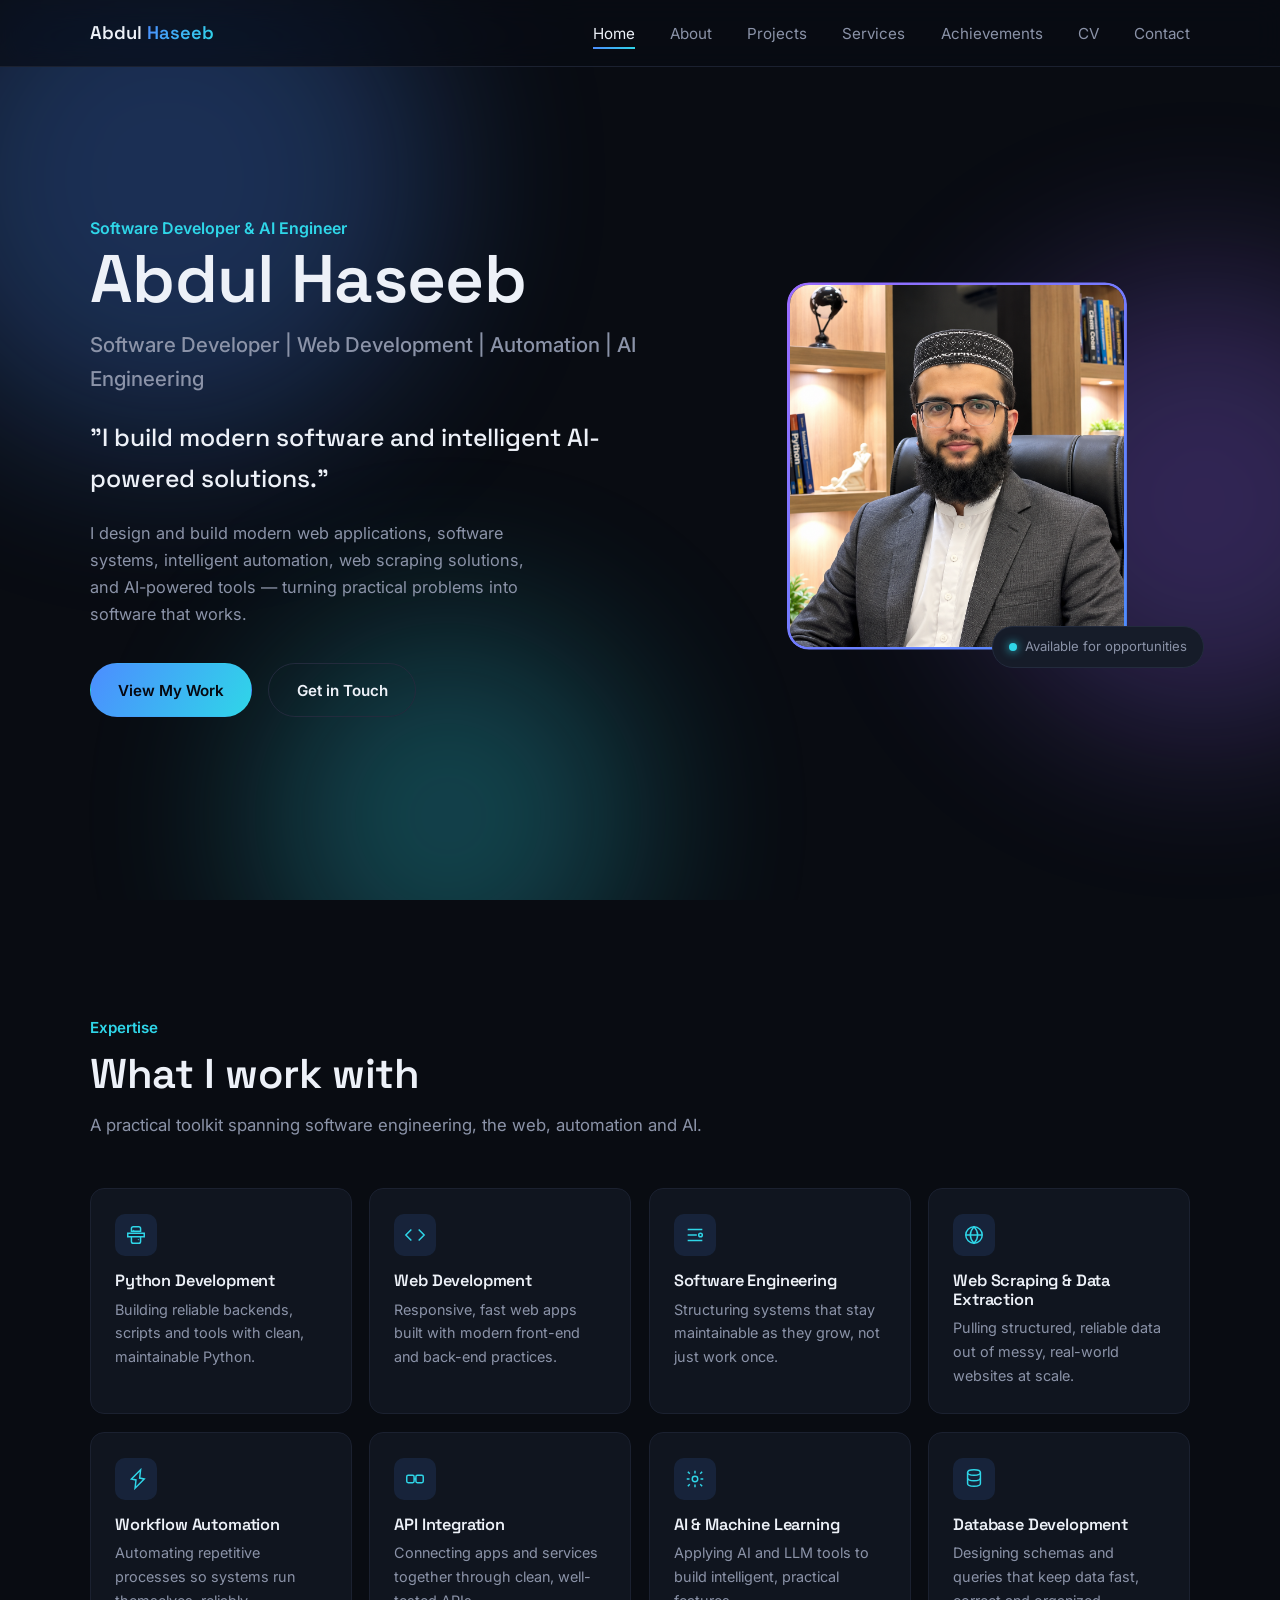
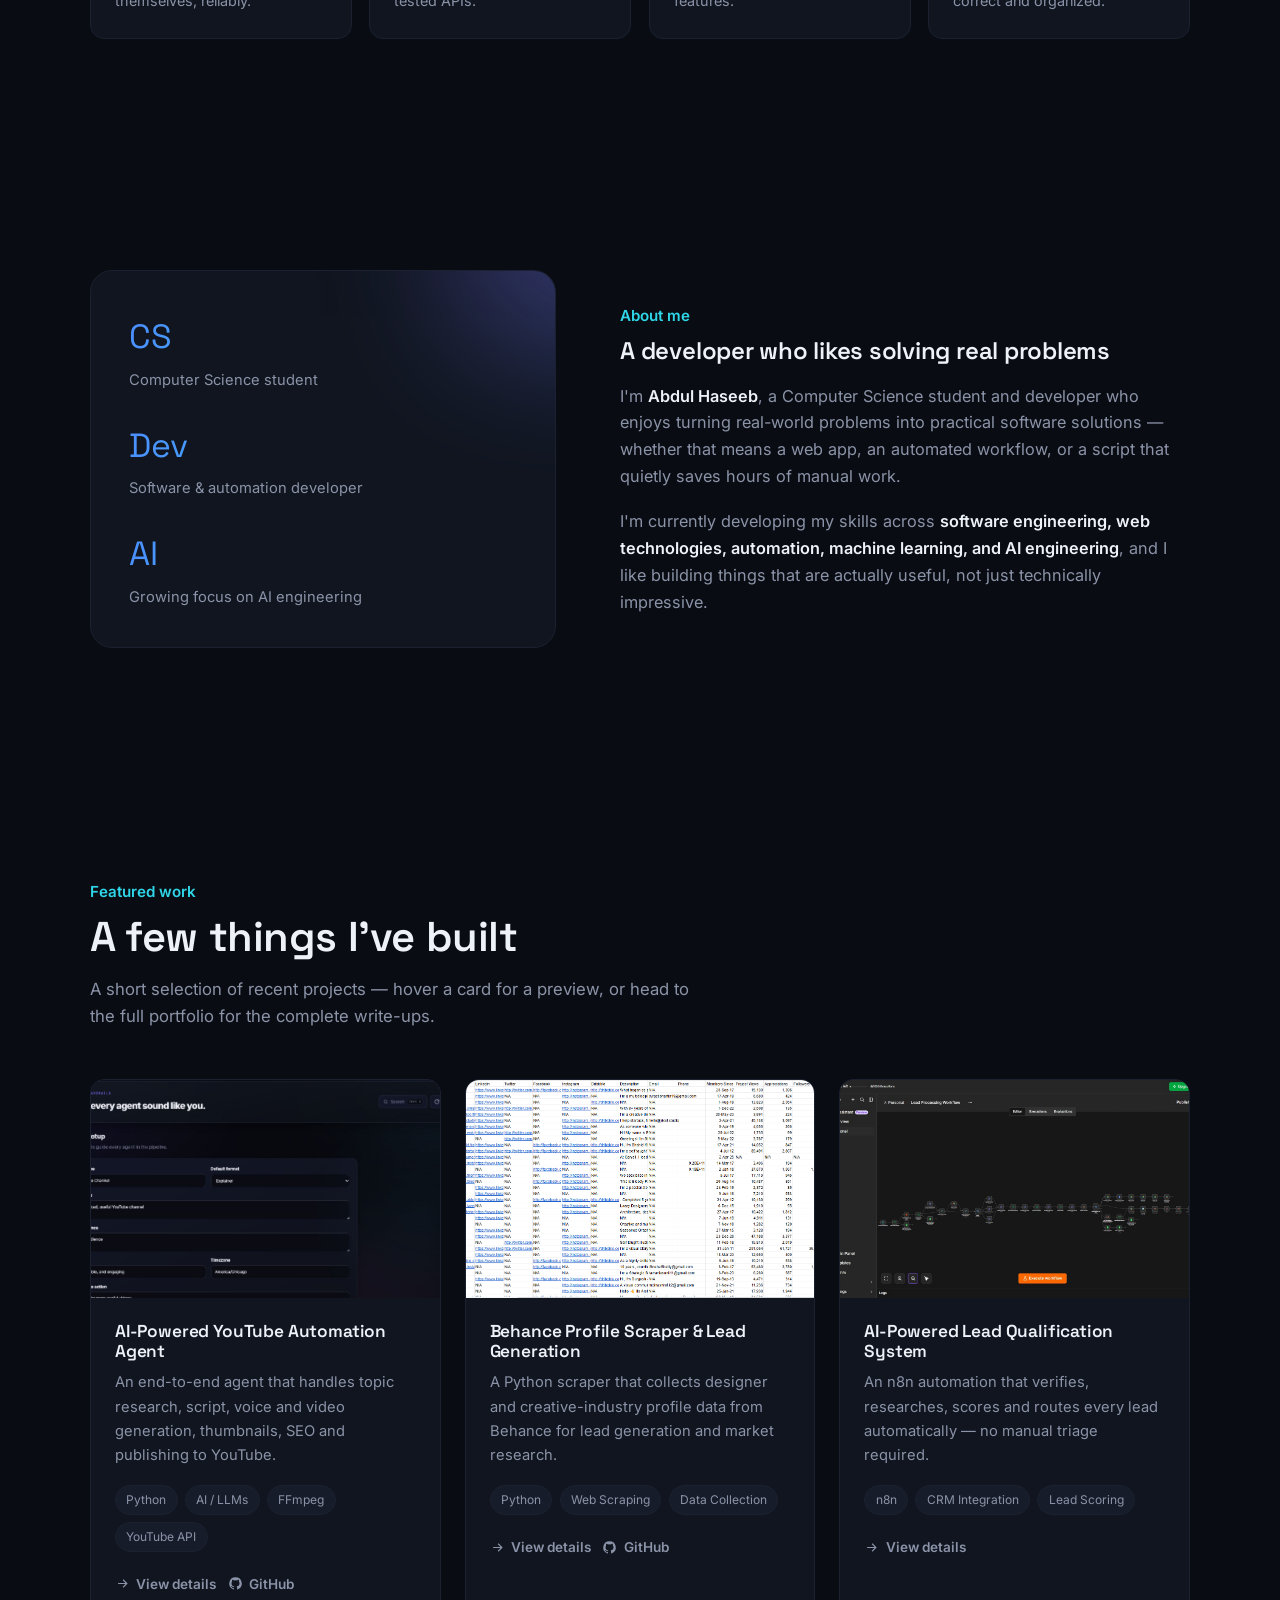
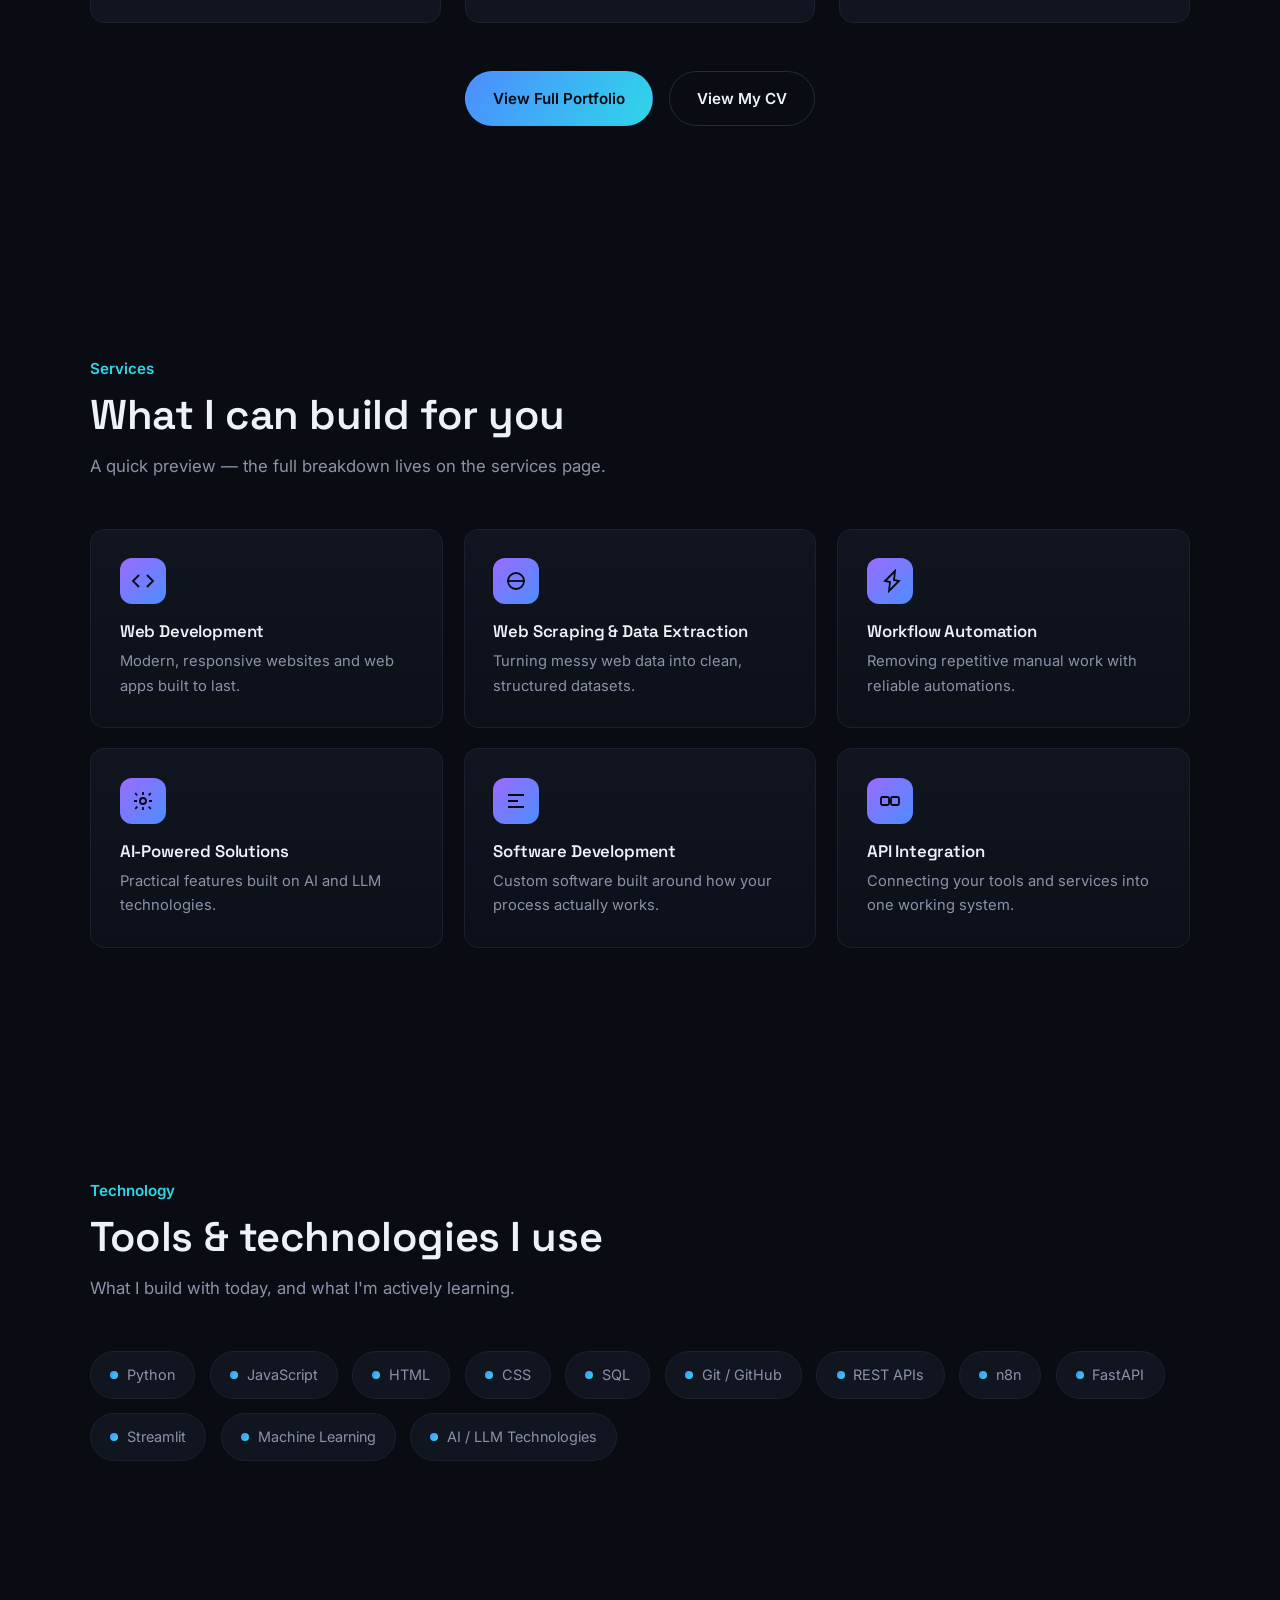
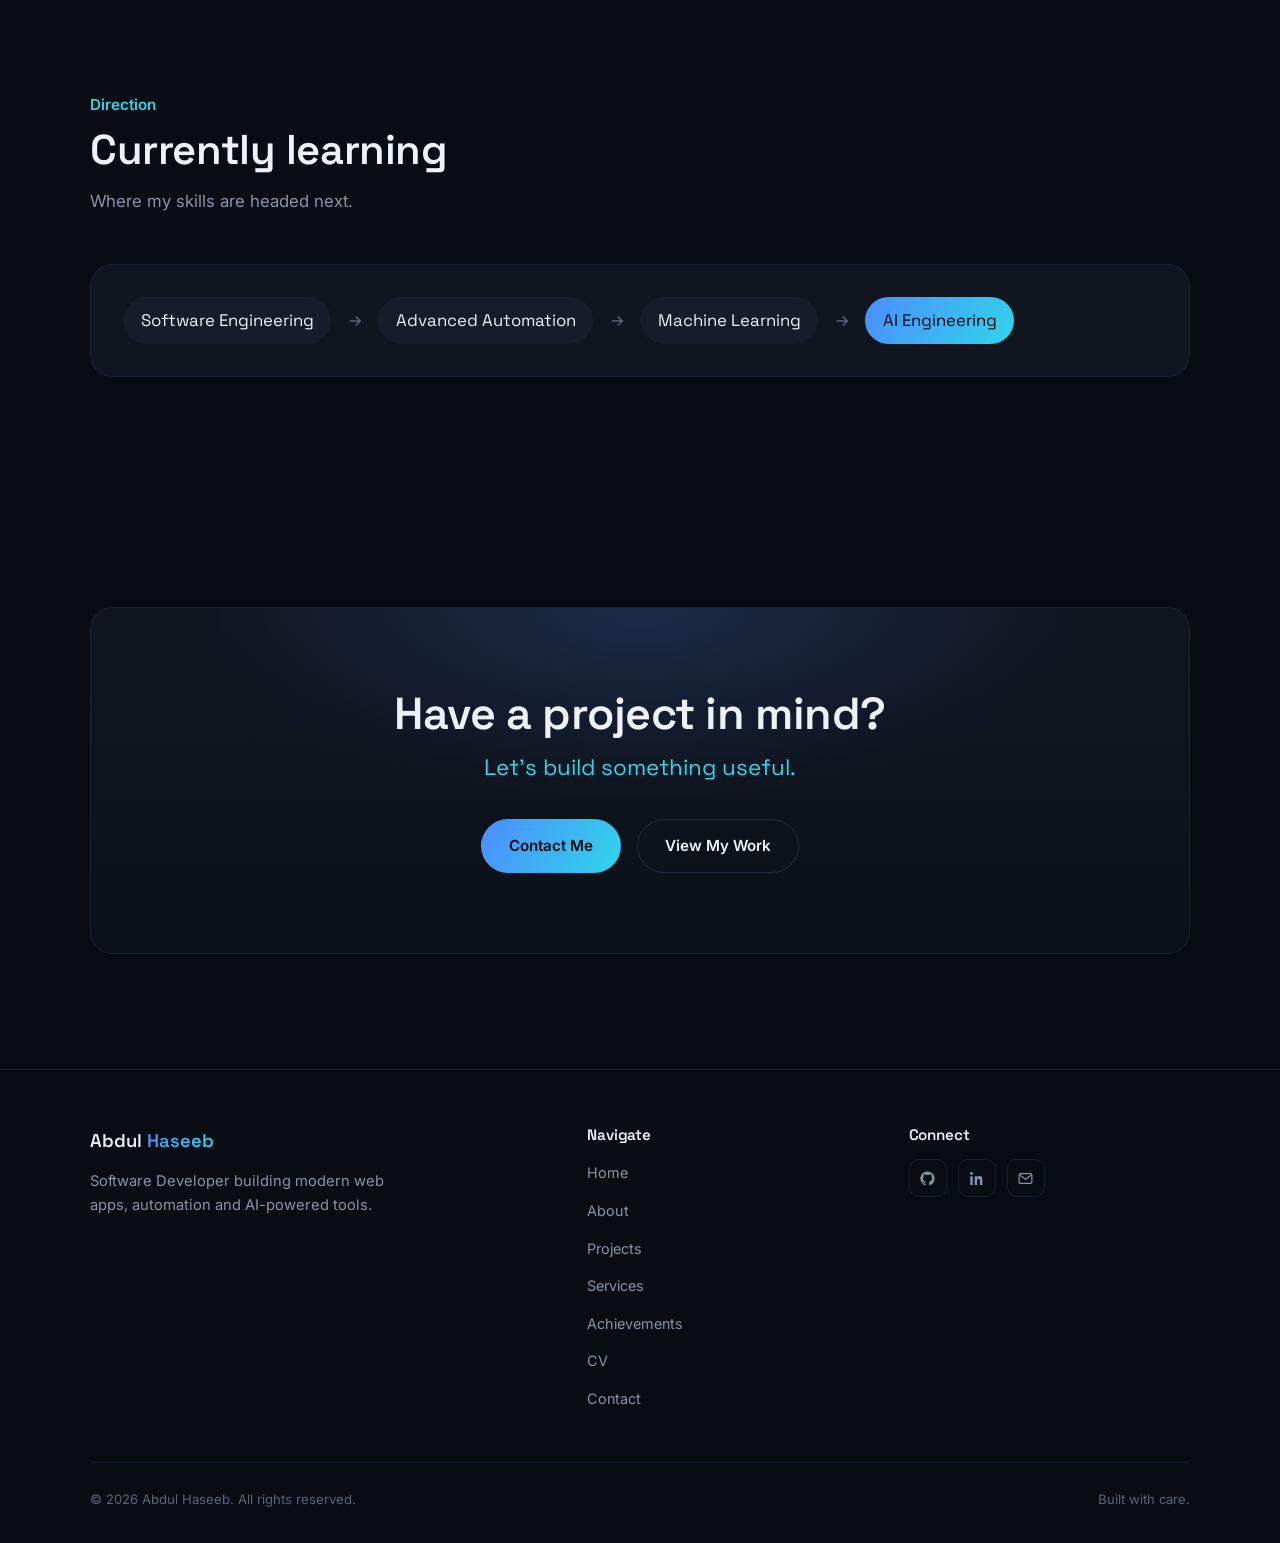
<file: index.html>
<!DOCTYPE html>
<html lang="en">
<head>
<meta charset="UTF-8" />
<meta name="viewport" content="width=device-width, initial-scale=1" />
<title>Abdul Haseeb — Software Developer &amp; AI Engineer</title>
<meta name="description" content="Abdul Haseeb — Software Developer focused on Web Development, Automation, Web Scraping and AI Engineering. I build modern software and intelligent AI-powered solutions." />
<link rel="icon" type="image/svg+xml" href="favicon.svg">
<meta property="og:type" content="website">
<meta property="og:site_name" content="Abdul Haseeb">
<meta property="og:title" content="Abdul Haseeb — Software Developer &amp; AI Engineer">
<meta property="og:description" content="Abdul Haseeb — Software Developer focused on Web Development, Automation, Web Scraping and AI Engineering. I build modern software and intelligent AI-powered solutions.">
<meta property="og:image" content="https://YOUR-DOMAIN.com/images/og-image.png">
<meta name="twitter:card" content="summary_large_image">
<meta name="theme-color" content="#090c12">
<link rel="preconnect" href="https://fonts.googleapis.com">
<link rel="preconnect" href="https://fonts.gstatic.com" crossorigin>
<link href="https://fonts.googleapis.com/css2?family=Space+Grotesk:wght@500;600;700&family=Inter:wght@400;500;600;700&display=swap" rel="stylesheet">
<link rel="stylesheet" href="css/style.css">
</head>
<body>

<div class="bg-glow" aria-hidden="true">
  <span class="g1"></span>
  <span class="g2"></span>
  <span class="g3"></span>
</div>

<header class="site-header" id="siteHeader">
  <nav class="nav">
    <a href="index.html" class="nav-logo">Abdul <span>Haseeb</span></a>
    <ul class="nav-links">
      <li><a href="index.html" class="active">Home</a></li>
      <li><a href="about.html">About</a></li>
      <li><a href="projects.html">Projects</a></li>
      <li><a href="services.html">Services</a></li>
      <li><a href="achievements.html">Achievements</a></li>
      <li><a href="cv.html">CV</a></li>
      <li><a href="contact.html">Contact</a></li>
    </ul>
    <button class="nav-toggle" id="navToggle" aria-label="Toggle navigation" aria-expanded="false">
      <span></span><span></span><span></span>
    </button>
  </nav>
</header>

<main>

  <!-- ============ HERO ============ -->
  <section class="hero" id="home">
    <div class="container">
      <div class="hero-copy">
        <span class="hero-eyebrow">Software Developer &amp; AI Engineer</span>
        <h1 class="hero-name">Abdul Haseeb</h1>
        <p class="hero-title">Software Developer | Web Development | Automation | AI Engineering</p>
        <p class="hero-tagline">"I build modern software and intelligent AI-powered solutions."</p>
        <p class="hero-desc">I design and build modern web applications, software systems, intelligent automation, web scraping solutions, and AI-powered tools — turning practical problems into software that works.</p>
        <div class="hero-actions">
          <a href="#work" class="btn btn-primary">View My Work</a>
          <a href="contact.html" class="btn btn-ghost">Get in Touch</a>
        </div>
      </div>

      <div class="hero-photo-wrap">
        <div class="hero-photo-frame">
          <div class="hero-photo-inner" id="profile-photo" data-admin-editable="profile-photo">
            <img src="images/profile.png" alt="Abdul Haseeb" style="width:100%;height:100%;object-fit:cover;object-position:center top;">
          </div>
        </div>
        <div class="hero-photo-badge"><span class="dot"></span> Available for opportunities</div>
      </div>
    </div>
  </section>

  <!-- ============ SKILLS ============ -->
  <section class="section" id="skills">
    <div class="container">
      <div class="section-head reveal">
        <span class="section-tag">Expertise</span>
        <h2>What I work with</h2>
        <p>A practical toolkit spanning software engineering, the web, automation and AI.</p>
      </div>

      <div class="skills-grid">

        <div class="skill-card reveal">
          <div class="skill-icon"><svg viewBox="0 0 24 24" fill="none" stroke="currentColor" stroke-width="1.6"><path d="M9 3h6a2 2 0 0 1 2 2v3H7V5a2 2 0 0 1 2-2Z"/><path d="M7 14v5a2 2 0 0 0 2 2h6a2 2 0 0 0 2-2v-5"/><circle cx="9.5" cy="7" r=".6" fill="currentColor" stroke="none"/><circle cx="14.5" cy="17" r=".6" fill="currentColor" stroke="none"/><path d="M3 10h18v4H3z"/></svg></div>
          <h3>Python Development</h3>
          <p>Building reliable backends, scripts and tools with clean, maintainable Python.</p>
        </div>

        <div class="skill-card reveal">
          <div class="skill-icon"><svg viewBox="0 0 24 24" fill="none" stroke="currentColor" stroke-width="1.6"><path d="m8 6-6 6 6 6M16 6l6 6-6 6"/></svg></div>
          <h3>Web Development</h3>
          <p>Responsive, fast web apps built with modern front-end and back-end practices.</p>
        </div>

        <div class="skill-card reveal">
          <div class="skill-icon"><svg viewBox="0 0 24 24" fill="none" stroke="currentColor" stroke-width="1.6"><path d="M4 6h16M4 12h10M4 18h16"/><circle cx="18" cy="12" r="2"/></svg></div>
          <h3>Software Engineering</h3>
          <p>Structuring systems that stay maintainable as they grow, not just work once.</p>
        </div>

        <div class="skill-card reveal">
          <div class="skill-icon"><svg viewBox="0 0 24 24" fill="none" stroke="currentColor" stroke-width="1.6"><circle cx="12" cy="12" r="9"/><path d="M3 12h18M12 3c2.5 2.6 4 6 4 9s-1.5 6.4-4 9c-2.5-2.6-4-6-4-9s1.5-6.4 4-9Z"/></svg></div>
          <h3>Web Scraping &amp; Data Extraction</h3>
          <p>Pulling structured, reliable data out of messy, real-world websites at scale.</p>
        </div>

        <div class="skill-card reveal">
          <div class="skill-icon"><svg viewBox="0 0 24 24" fill="none" stroke="currentColor" stroke-width="1.6"><path d="M17 2 7 12l5 1-1 9 10-10-5-1 1-9Z"/></svg></div>
          <h3>Workflow Automation</h3>
          <p>Automating repetitive processes so systems run themselves, reliably.</p>
        </div>

        <div class="skill-card reveal">
          <div class="skill-icon"><svg viewBox="0 0 24 24" fill="none" stroke="currentColor" stroke-width="1.6"><rect x="3" y="8" width="8" height="8" rx="1.5"/><rect x="13" y="8" width="8" height="8" rx="1.5"/><path d="M11 12h2"/></svg></div>
          <h3>API Integration</h3>
          <p>Connecting apps and services together through clean, well-tested APIs.</p>
        </div>

        <div class="skill-card reveal">
          <div class="skill-icon"><svg viewBox="0 0 24 24" fill="none" stroke="currentColor" stroke-width="1.6"><circle cx="12" cy="12" r="3"/><path d="M12 3v3M12 18v3M4.2 4.2l2.1 2.1M17.7 17.7l2.1 2.1M3 12h3M18 12h3M4.2 19.8l2.1-2.1M17.7 6.3l2.1-2.1"/></svg></div>
          <h3>AI &amp; Machine Learning</h3>
          <p>Applying AI and LLM tools to build intelligent, practical features.</p>
        </div>

        <div class="skill-card reveal">
          <div class="skill-icon"><svg viewBox="0 0 24 24" fill="none" stroke="currentColor" stroke-width="1.6"><ellipse cx="12" cy="5" rx="7" ry="3"/><path d="M5 5v6c0 1.7 3.1 3 7 3s7-1.3 7-3V5"/><path d="M5 11v6c0 1.7 3.1 3 7 3s7-1.3 7-3v-6"/></svg></div>
          <h3>Database Development</h3>
          <p>Designing schemas and queries that keep data fast, correct and organized.</p>
        </div>

      </div>
    </div>
  </section>

  <!-- ============ ABOUT ============ -->
  <section class="section" id="about">
    <div class="container about">
      <div class="about-visual reveal">
        <div class="about-stat">
          <div class="about-stat-item">
            <div class="num">CS</div>
            <div class="label">Computer Science student</div>
          </div>
          <div class="about-stat-item">
            <div class="num">Dev</div>
            <div class="label">Software &amp; automation developer</div>
          </div>
          <div class="about-stat-item">
            <div class="num">AI</div>
            <div class="label">Growing focus on AI engineering</div>
          </div>
        </div>
      </div>
      <div class="about-body reveal">
        <span class="section-tag">About me</span>
        <h2 style="margin-bottom:1.1rem;">A developer who likes solving real problems</h2>
        <p>I'm <strong>Abdul Haseeb</strong>, a Computer Science student and developer who enjoys turning real-world problems into practical software solutions — whether that means a web app, an automated workflow, or a script that quietly saves hours of manual work.</p>
        <p>I'm currently developing my skills across <strong>software engineering, web technologies, automation, machine learning, and AI engineering</strong>, and I like building things that are actually useful, not just technically impressive.</p>
      </div>
    </div>
  </section>

  <!-- ============ FEATURED WORK ============ -->
  <section class="section" id="work">
    <div class="container">
      <div class="section-head reveal">
        <span class="section-tag">Featured work</span>
        <h2>A few things I've built</h2>
        <p>A short selection of recent projects — hover a card for a preview, or head to the full portfolio for the complete write-ups.</p>
      </div>

      <div class="work-grid">

        <!-- Project 1: AI YouTube Automation Agent -->
        <div class="project-card reveal" data-project="youtube-automation-agent">
          <div class="project-thumb">
            <img class="thumb-img" src="images/projects/youtube-automation-agent/cover.png" alt="AI YouTube Automation Agent cover">
            <img class="thumb-img thumb-alt" src="images/projects/youtube-automation-agent/gallery-1.png" alt="Content pipeline screenshot">
            <img class="thumb-img thumb-alt" src="images/projects/youtube-automation-agent/gallery-2.png" alt="Voice and visual generation screenshot">
            <img class="thumb-img thumb-alt" src="images/projects/youtube-automation-agent/gallery-3.png" alt="SEO and publishing screenshot">
            <div class="thumb-gallery-dots"><span class="dot"></span><span class="dot"></span><span class="dot"></span></div>
            <div class="thumb-overlay">
              <p class="overlay-blurb">Idea → research → script → voice → video → thumbnail → published, fully automated.</p>
              <span class="overlay-cta">View full case study
                <svg viewBox="0 0 24 24" fill="none" stroke="currentColor" stroke-width="2"><path d="M5 12h14M13 6l6 6-6 6"/></svg>
              </span>
            </div>
          </div>
          <div class="project-body">
            <h3>AI-Powered YouTube Automation Agent</h3>
            <p>An end-to-end agent that handles topic research, script, voice and video generation, thumbnails, SEO and publishing to YouTube.</p>
            <div class="tech-tags">
              <span>Python</span><span>AI / LLMs</span><span>FFmpeg</span><span>YouTube API</span>
            </div>
            <div class="project-links">
              <a href="projects.html">
                <svg viewBox="0 0 24 24" fill="none" stroke="currentColor" stroke-width="1.8"><path d="M5 12h14M13 6l6 6-6 6"/></svg>
                View details
              </a>
              <a href="https://github.com/haseebtech696" target="_blank" rel="noopener">
                <svg viewBox="0 0 24 24" fill="currentColor"><path d="M12 2a10 10 0 0 0-3.16 19.49c.5.09.68-.22.68-.48v-1.7c-2.78.6-3.37-1.34-3.37-1.34-.46-1.16-1.11-1.47-1.11-1.47-.91-.62.07-.6.07-.6 1 .07 1.53 1.03 1.53 1.03.9 1.53 2.36 1.09 2.94.83.09-.65.35-1.09.63-1.34-2.22-.25-4.56-1.11-4.56-4.94 0-1.09.39-1.98 1.03-2.68-.1-.25-.45-1.27.1-2.65 0 0 .84-.27 2.75 1.02a9.5 9.5 0 0 1 5 0c1.91-1.3 2.75-1.02 2.75-1.02.55 1.38.2 2.4.1 2.65.64.7 1.03 1.59 1.03 2.68 0 3.84-2.34 4.68-4.57 4.93.36.31.68.92.68 1.85v2.74c0 .26.18.58.69.48A10 10 0 0 0 12 2Z"/></svg>
                GitHub
              </a>
            </div>
          </div>
        </div>

        <!-- Project 2: Behance Profile Scraper -->
        <div class="project-card reveal" data-project="behance-scraper">
          <div class="project-thumb">
            <img class="thumb-img" src="images/projects/behance-scraper/cover.png" alt="Behance profile scraper cover">
            <img class="thumb-img thumb-alt" src="images/projects/behance-scraper/gallery-1.png" alt="Profile data extraction screenshot">
            <div class="thumb-gallery-dots"><span class="dot"></span></div>
            <div class="thumb-overlay">
              <p class="overlay-blurb">Turns Behance creative profiles into a clean, structured lead-gen dataset.</p>
              <span class="overlay-cta">View full case study
                <svg viewBox="0 0 24 24" fill="none" stroke="currentColor" stroke-width="2"><path d="M5 12h14M13 6l6 6-6 6"/></svg>
              </span>
            </div>
          </div>
          <div class="project-body">
            <h3>Behance Profile Scraper &amp; Lead Generation</h3>
            <p>A Python scraper that collects designer and creative-industry profile data from Behance for lead generation and market research.</p>
            <div class="tech-tags">
              <span>Python</span><span>Web Scraping</span><span>Data Collection</span>
            </div>
            <div class="project-links">
              <a href="projects.html">
                <svg viewBox="0 0 24 24" fill="none" stroke="currentColor" stroke-width="1.8"><path d="M5 12h14M13 6l6 6-6 6"/></svg>
                View details
              </a>
              <a href="https://github.com/haseebtech696" target="_blank" rel="noopener">
                <svg viewBox="0 0 24 24" fill="currentColor"><path d="M12 2a10 10 0 0 0-3.16 19.49c.5.09.68-.22.68-.48v-1.7c-2.78.6-3.37-1.34-3.37-1.34-.46-1.16-1.11-1.47-1.11-1.47-.91-.62.07-.6.07-.6 1 .07 1.53 1.03 1.53 1.03.9 1.53 2.36 1.09 2.94.83.09-.65.35-1.09.63-1.34-2.22-.25-4.56-1.11-4.56-4.94 0-1.09.39-1.98 1.03-2.68-.1-.25-.45-1.27.1-2.65 0 0 .84-.27 2.75 1.02a9.5 9.5 0 0 1 5 0c1.91-1.3 2.75-1.02 2.75-1.02.55 1.38.2 2.4.1 2.65.64.7 1.03 1.59 1.03 2.68 0 3.84-2.34 4.68-4.57 4.93.36.31.68.92.68 1.85v2.74c0 .26.18.58.69.48A10 10 0 0 0 12 2Z"/></svg>
                GitHub
              </a>
            </div>
          </div>
        </div>

        <!-- Project 3: Lead Qualification & Routing System -->
        <div class="project-card reveal" data-project="lead-qualification-system">
          <div class="project-thumb">
            <img class="thumb-img" src="images/projects/lead-qualification-system/cover.jpeg" alt="Lead qualification system cover">
            <img class="thumb-img thumb-alt" src="images/projects/lead-qualification-system/gallery-1.jpeg" alt="Form intake and verification screenshot">
            <img class="thumb-img thumb-alt" src="images/projects/lead-qualification-system/gallery-2.jpeg" alt="Scoring and CRM check screenshot">
            <img class="thumb-img thumb-alt" src="images/projects/lead-qualification-system/gallery-3.jpeg" alt="Automated routing screenshot">
            <div class="thumb-gallery-dots"><span class="dot"></span><span class="dot"></span><span class="dot"></span></div>
            <div class="thumb-overlay">
              <p class="overlay-blurb">Verifies, researches, scores and routes every lead the moment a form is submitted.</p>
              <span class="overlay-cta">View full case study
                <svg viewBox="0 0 24 24" fill="none" stroke="currentColor" stroke-width="2"><path d="M5 12h14M13 6l6 6-6 6"/></svg>
              </span>
            </div>
          </div>
          <div class="project-body">
            <h3>AI-Powered Lead Qualification System</h3>
            <p>An n8n automation that verifies, researches, scores and routes every lead automatically — no manual triage required.</p>
            <div class="tech-tags">
              <span>n8n</span><span>CRM Integration</span><span>Lead Scoring</span>
            </div>
            <div class="project-links">
              <a href="projects.html">
                <svg viewBox="0 0 24 24" fill="none" stroke="currentColor" stroke-width="1.8"><path d="M5 12h14M13 6l6 6-6 6"/></svg>
                View details
              </a>
            </div>
          </div>
        </div>

      </div>

      <div class="work-footer reveal" style="gap:1rem;">
        <a href="projects.html" class="btn btn-primary">View Full Portfolio</a>
        <a href="cv.html" class="btn btn-ghost">View My CV</a>
      </div>
    </div>
  </section>

  <!-- ============ SERVICES ============ -->
  <section class="section" id="services">
    <div class="container">
      <div class="section-head reveal">
        <span class="section-tag">Services</span>
        <h2>What I can build for you</h2>
        <p>A quick preview — the full breakdown lives on the services page.</p>
      </div>

      <div class="services-grid">
        <div class="service-card reveal">
          <div class="service-icon"><svg viewBox="0 0 24 24" fill="none" stroke="currentColor" stroke-width="1.8"><path d="m8 6-6 6 6 6M16 6l6 6-6 6"/></svg></div>
          <h3>Web Development</h3>
          <p>Modern, responsive websites and web apps built to last.</p>
        </div>
        <div class="service-card reveal">
          <div class="service-icon"><svg viewBox="0 0 24 24" fill="none" stroke="currentColor" stroke-width="1.8"><circle cx="12" cy="12" r="8"/><path d="M3 12h18"/></svg></div>
          <h3>Web Scraping &amp; Data Extraction</h3>
          <p>Turning messy web data into clean, structured datasets.</p>
        </div>
        <div class="service-card reveal">
          <div class="service-icon"><svg viewBox="0 0 24 24" fill="none" stroke="currentColor" stroke-width="1.8"><path d="M17 2 7 12l5 1-1 9 10-10-5-1 1-9Z"/></svg></div>
          <h3>Workflow Automation</h3>
          <p>Removing repetitive manual work with reliable automations.</p>
        </div>
        <div class="service-card reveal">
          <div class="service-icon"><svg viewBox="0 0 24 24" fill="none" stroke="currentColor" stroke-width="1.8"><circle cx="12" cy="12" r="3"/><path d="M12 3v3M12 18v3M4.2 4.2l2.1 2.1M17.7 17.7l2.1 2.1M3 12h3M18 12h3M4.2 19.8l2.1-2.1M17.7 6.3l2.1-2.1"/></svg></div>
          <h3>AI-Powered Solutions</h3>
          <p>Practical features built on AI and LLM technologies.</p>
        </div>
        <div class="service-card reveal">
          <div class="service-icon"><svg viewBox="0 0 24 24" fill="none" stroke="currentColor" stroke-width="1.8"><path d="M4 6h16M4 12h10M4 18h16"/></svg></div>
          <h3>Software Development</h3>
          <p>Custom software built around how your process actually works.</p>
        </div>
        <div class="service-card reveal">
          <div class="service-icon"><svg viewBox="0 0 24 24" fill="none" stroke="currentColor" stroke-width="1.8"><rect x="3" y="8" width="8" height="8" rx="1.5"/><rect x="13" y="8" width="8" height="8" rx="1.5"/><path d="M11 12h2"/></svg></div>
          <h3>API Integration</h3>
          <p>Connecting your tools and services into one working system.</p>
        </div>
      </div>
    </div>
  </section>

  <!-- ============ TECHNOLOGY ============ -->
  <section class="section" id="technology">
    <div class="container">
      <div class="section-head reveal">
        <span class="section-tag">Technology</span>
        <h2>Tools &amp; technologies I use</h2>
        <p>What I build with today, and what I'm actively learning.</p>
      </div>

      <div class="tech-grid reveal">
        <span class="tech-chip"><span class="tech-dot"></span>Python</span>
        <span class="tech-chip"><span class="tech-dot"></span>JavaScript</span>
        <span class="tech-chip"><span class="tech-dot"></span>HTML</span>
        <span class="tech-chip"><span class="tech-dot"></span>CSS</span>
        <span class="tech-chip"><span class="tech-dot"></span>SQL</span>
        <span class="tech-chip"><span class="tech-dot"></span>Git / GitHub</span>
        <span class="tech-chip"><span class="tech-dot"></span>REST APIs</span>
        <span class="tech-chip"><span class="tech-dot"></span>n8n</span>
        <span class="tech-chip"><span class="tech-dot"></span>FastAPI</span>
        <span class="tech-chip"><span class="tech-dot"></span>Streamlit</span>
        <span class="tech-chip"><span class="tech-dot"></span>Machine Learning</span>
        <span class="tech-chip"><span class="tech-dot"></span>AI / LLM Technologies</span>
      </div>
    </div>
  </section>

  <!-- ============ CURRENTLY LEARNING ============ -->
  <section class="section" id="learning">
    <div class="container">
      <div class="section-head reveal">
        <span class="section-tag">Direction</span>
        <h2>Currently learning</h2>
        <p>Where my skills are headed next.</p>
      </div>

      <div class="path-row reveal">
        <span class="path-step">Software Engineering</span>
        <svg class="path-arrow" viewBox="0 0 24 24" fill="none" stroke="currentColor" stroke-width="2"><path d="M5 12h14M13 6l6 6-6 6"/></svg>
        <span class="path-step">Advanced Automation</span>
        <svg class="path-arrow" viewBox="0 0 24 24" fill="none" stroke="currentColor" stroke-width="2"><path d="M5 12h14M13 6l6 6-6 6"/></svg>
        <span class="path-step">Machine Learning</span>
        <svg class="path-arrow" viewBox="0 0 24 24" fill="none" stroke="currentColor" stroke-width="2"><path d="M5 12h14M13 6l6 6-6 6"/></svg>
        <span class="path-step active">AI Engineering</span>
      </div>
    </div>
  </section>

  <!-- ============ CLOSING CTA ============ -->
  <section class="section cta-section" id="cta">
    <div class="container">
      <div class="cta-panel reveal">
        <h2>Have a project in mind?</h2>
        <p class="cta-sub">Let's build something useful.</p>
        <div class="cta-actions">
          <a href="contact.html" class="btn btn-primary">Contact Me</a>
          <a href="#work" class="btn btn-ghost">View My Work</a>
        </div>
      </div>
    </div>
  </section>

</main>

<footer class="site-footer">
  <div class="container">
    <div class="footer-top">
      <div class="footer-brand">
        <a href="index.html" class="nav-logo">Abdul <span>Haseeb</span></a>
        <p>Software Developer building modern web apps, automation and AI-powered tools.</p>
      </div>
      <div class="footer-col">
        <h4>Navigate</h4>
        <ul>
          <li><a href="index.html">Home</a></li>
          <li><a href="about.html">About</a></li>
          <li><a href="projects.html">Projects</a></li>
          <li><a href="services.html">Services</a></li>
          <li><a href="achievements.html">Achievements</a></li>
          <li><a href="cv.html">CV</a></li>
          <li><a href="contact.html">Contact</a></li>
        </ul>
      </div>
      <div class="footer-col">
        <h4>Connect</h4>
        <div class="footer-socials">
          <a href="https://github.com/haseebtech696" target="_blank" rel="noopener" aria-label="GitHub">
            <svg viewBox="0 0 24 24" fill="currentColor"><path d="M12 2a10 10 0 0 0-3.16 19.49c.5.09.68-.22.68-.48v-1.7c-2.78.6-3.37-1.34-3.37-1.34-.46-1.16-1.11-1.47-1.11-1.47-.91-.62.07-.6.07-.6 1 .07 1.53 1.03 1.53 1.03.9 1.53 2.36 1.09 2.94.83.09-.65.35-1.09.63-1.34-2.22-.25-4.56-1.11-4.56-4.94 0-1.09.39-1.98 1.03-2.68-.1-.25-.45-1.27.1-2.65 0 0 .84-.27 2.75 1.02a9.5 9.5 0 0 1 5 0c1.91-1.3 2.75-1.02 2.75-1.02.55 1.38.2 2.4.1 2.65.64.7 1.03 1.59 1.03 2.68 0 3.84-2.34 4.68-4.57 4.93.36.31.68.92.68 1.85v2.74c0 .26.18.58.69.48A10 10 0 0 0 12 2Z"/></svg>
          </a>
          <a href="https://www.linkedin.com/in/abdul-haseeb-956337294/" target="_blank" rel="noopener" aria-label="LinkedIn">
            <svg viewBox="0 0 24 24" fill="currentColor"><path d="M6.94 5a2 2 0 1 1-4-.02 2 2 0 0 1 4 .02ZM3.2 8.75h3.5V21H3.2V8.75Zm6.2 0h3.36v1.68h.05c.47-.87 1.6-1.8 3.3-1.8 3.54 0 4.19 2.28 4.19 5.24V21h-3.5v-5.62c0-1.34-.02-3.07-1.88-3.07-1.88 0-2.17 1.45-2.17 2.96V21H9.4V8.75Z"/></svg>
          </a>
          <a href="mailto:abdulhaseebkhursheed123@gmail.com" aria-label="Email">
            <svg viewBox="0 0 24 24" fill="none" stroke="currentColor" stroke-width="1.7"><rect x="3" y="5" width="18" height="14" rx="2"/><path d="m4 7 8 6 8-6"/></svg>
          </a>
        </div>
      </div>
    </div>
    <div class="footer-bottom">
      <span>© 2026 Abdul Haseeb. All rights reserved.</span>
      <span>Built with care.</span>
    </div>
  </div>
</footer>

<script src="js/main.js"></script>
</body>
</html>
</file>
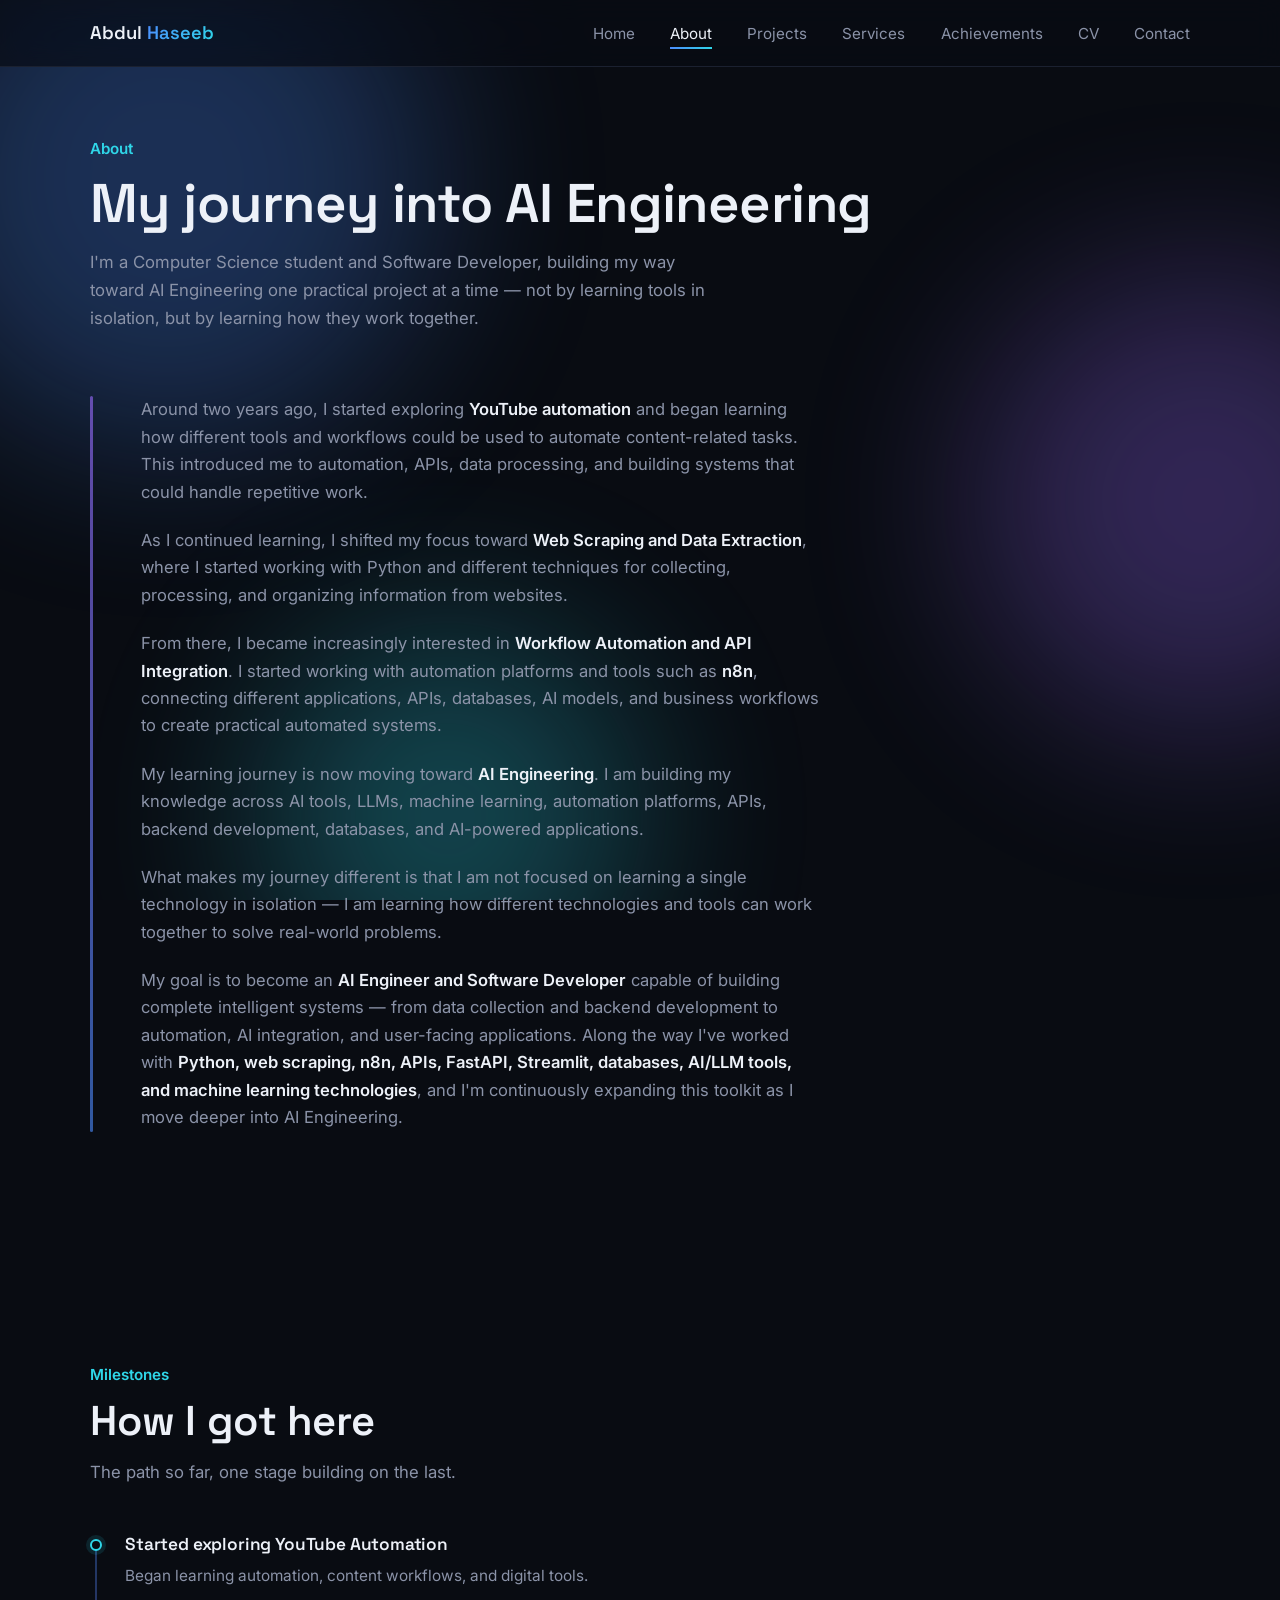
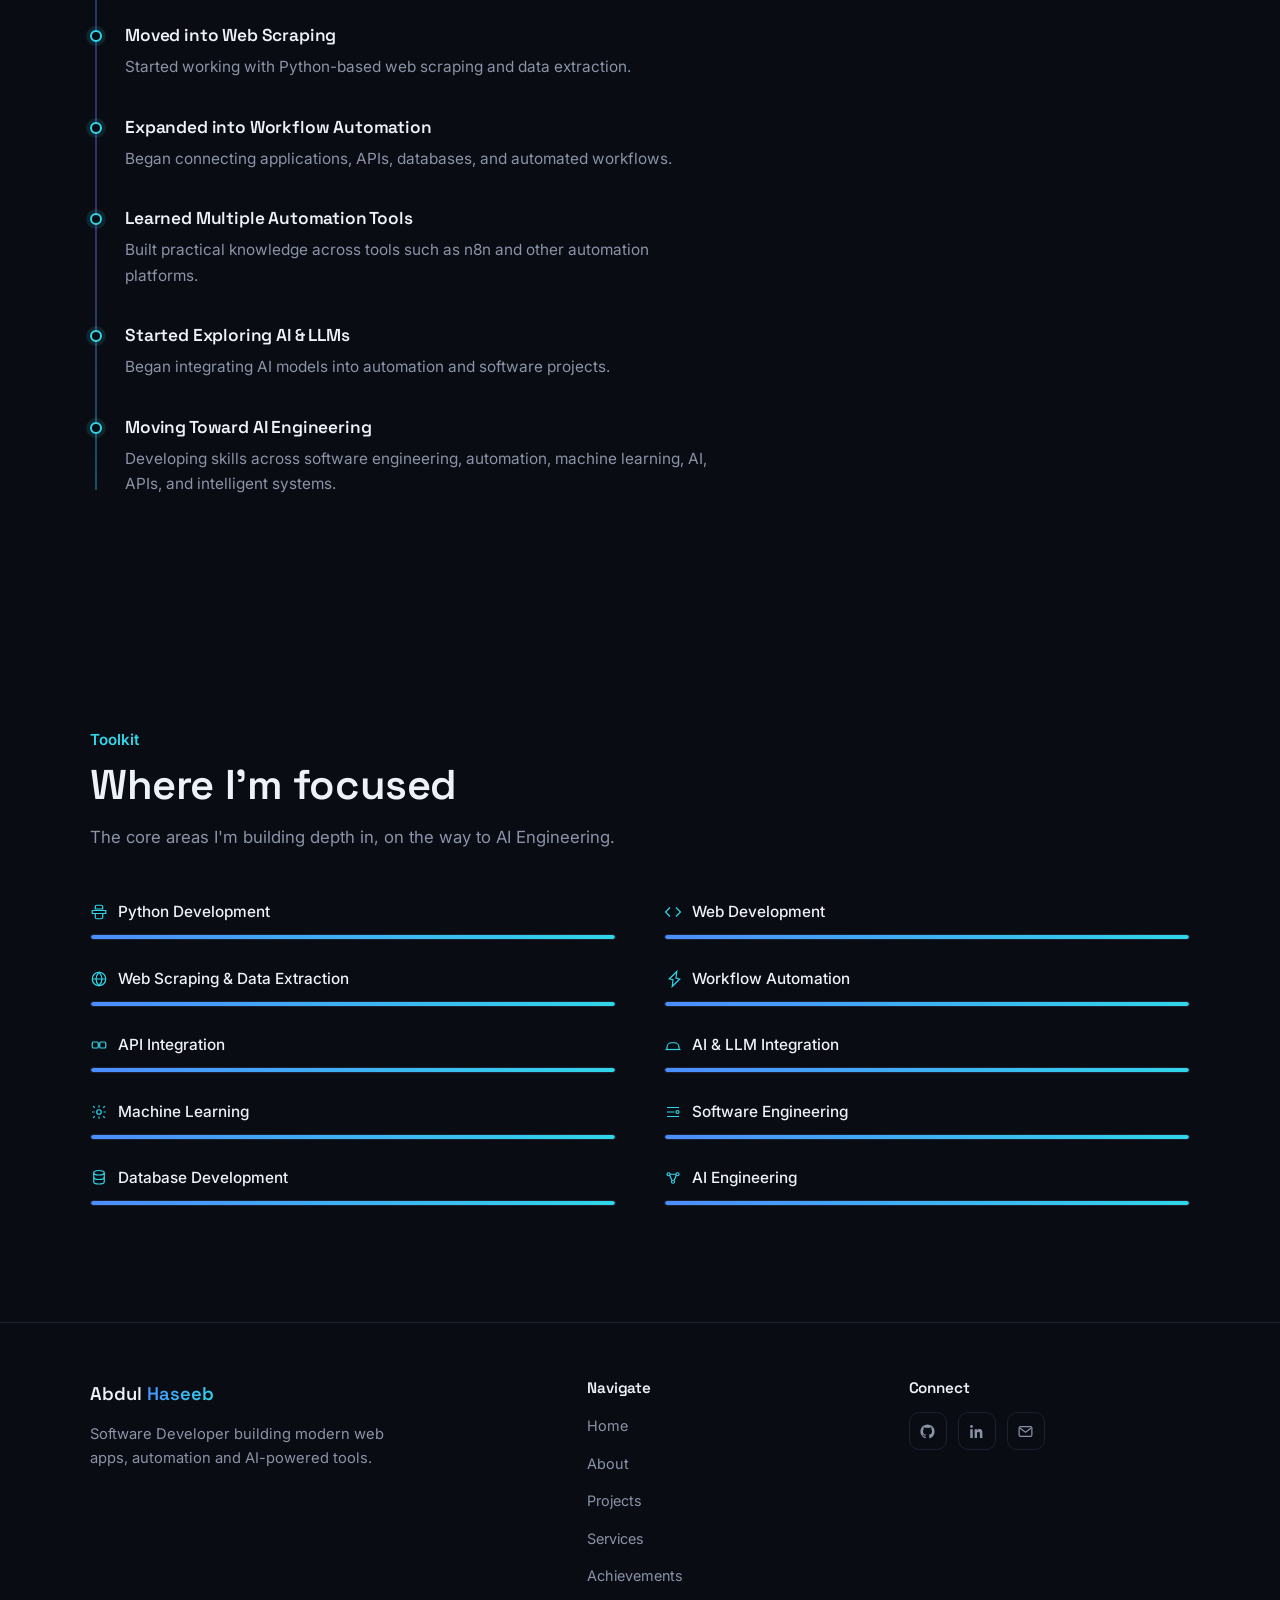
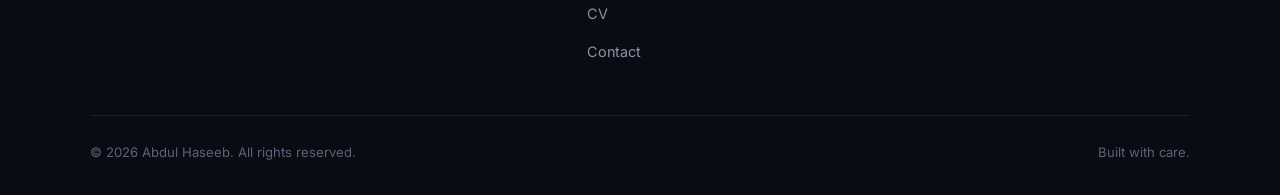
<file: about.html>
<!DOCTYPE html>
<html lang="en">
<head>
<meta charset="UTF-8" />
<meta name="viewport" content="width=device-width, initial-scale=1" />
<title>About — Abdul Haseeb</title>
<meta name="description" content="Abdul Haseeb's journey from YouTube automation through web scraping, workflow automation and toward AI Engineering." />
<link rel="icon" type="image/svg+xml" href="favicon.svg">
<meta property="og:type" content="website">
<meta property="og:site_name" content="Abdul Haseeb">
<meta property="og:title" content="About — Abdul Haseeb">
<meta property="og:description" content="Abdul Haseeb's journey from YouTube automation through web scraping, workflow automation and toward AI Engineering.">
<meta property="og:image" content="https://YOUR-DOMAIN.com/images/og-image.png">
<meta name="twitter:card" content="summary_large_image">
<meta name="theme-color" content="#090c12">
<link rel="preconnect" href="https://fonts.googleapis.com">
<link rel="preconnect" href="https://fonts.gstatic.com" crossorigin>
<link href="https://fonts.googleapis.com/css2?family=Space+Grotesk:wght@500;600;700&family=Inter:wght@400;500;600;700&display=swap" rel="stylesheet">
<link rel="stylesheet" href="css/style.css">
</head>
<body>

<div class="bg-glow" aria-hidden="true">
  <span class="g1"></span>
  <span class="g2"></span>
  <span class="g3"></span>
</div>

<header class="site-header" id="siteHeader">
  <nav class="nav">
    <a href="index.html" class="nav-logo">Abdul <span>Haseeb</span></a>
    <ul class="nav-links">
      <li><a href="index.html">Home</a></li>
      <li><a href="about.html" class="active">About</a></li>
      <li><a href="projects.html">Projects</a></li>
      <li><a href="services.html">Services</a></li>
      <li><a href="achievements.html">Achievements</a></li>
      <li><a href="cv.html">CV</a></li>
      <li><a href="contact.html">Contact</a></li>
    </ul>
    <button class="nav-toggle" id="navToggle" aria-label="Toggle navigation" aria-expanded="false">
      <span></span><span></span><span></span>
    </button>
  </nav>
</header>

<main>

  <!-- ============ PAGE HERO ============ -->
  <section class="page-hero">
    <div class="container">
      <span class="section-tag">About</span>
      <h1>My journey into AI Engineering</h1>
      <p>I'm a Computer Science student and Software Developer, building my way toward AI Engineering one practical project at a time — not by learning tools in isolation, but by learning how they work together.</p>
    </div>
  </section>

  <!-- ============ NARRATIVE STORY ============ -->
  <section class="section story-section">
    <div class="container">
      <div class="story-layout reveal">
        <div class="story-rule"></div>
        <div class="story-copy">
          <p>Around two years ago, I started exploring <strong>YouTube automation</strong> and began learning how different tools and workflows could be used to automate content-related tasks. This introduced me to automation, APIs, data processing, and building systems that could handle repetitive work.</p>
          <p>As I continued learning, I shifted my focus toward <strong>Web Scraping and Data Extraction</strong>, where I started working with Python and different techniques for collecting, processing, and organizing information from websites.</p>
          <p>From there, I became increasingly interested in <strong>Workflow Automation and API Integration</strong>. I started working with automation platforms and tools such as <strong>n8n</strong>, connecting different applications, APIs, databases, AI models, and business workflows to create practical automated systems.</p>
          <p>My learning journey is now moving toward <strong>AI Engineering</strong>. I am building my knowledge across AI tools, LLMs, machine learning, automation platforms, APIs, backend development, databases, and AI-powered applications.</p>
          <p>What makes my journey different is that I am not focused on learning a single technology in isolation — I am learning how different technologies and tools can work together to solve real-world problems.</p>
          <p>My goal is to become an <strong>AI Engineer and Software Developer</strong> capable of building complete intelligent systems — from data collection and backend development to automation, AI integration, and user-facing applications. Along the way I've worked with <strong>Python, web scraping, n8n, APIs, FastAPI, Streamlit, databases, AI/LLM tools, and machine learning technologies</strong>, and I'm continuously expanding this toolkit as I move deeper into AI Engineering.</p>
        </div>
      </div>
    </div>
  </section>

  <!-- ============ TIMELINE ============ -->
  <section class="section" id="journey">
    <div class="container">
      <div class="section-head reveal">
        <span class="section-tag">Milestones</span>
        <h2>How I got here</h2>
        <p>The path so far, one stage building on the last.</p>
      </div>

      <div class="timeline">
        <div class="timeline-item reveal">
          <span class="timeline-dot"></span>
          <h3>Started exploring YouTube Automation</h3>
          <p>Began learning automation, content workflows, and digital tools.</p>
        </div>
        <div class="timeline-item reveal">
          <span class="timeline-dot"></span>
          <h3>Moved into Web Scraping</h3>
          <p>Started working with Python-based web scraping and data extraction.</p>
        </div>
        <div class="timeline-item reveal">
          <span class="timeline-dot"></span>
          <h3>Expanded into Workflow Automation</h3>
          <p>Began connecting applications, APIs, databases, and automated workflows.</p>
        </div>
        <div class="timeline-item reveal">
          <span class="timeline-dot"></span>
          <h3>Learned Multiple Automation Tools</h3>
          <p>Built practical knowledge across tools such as n8n and other automation platforms.</p>
        </div>
        <div class="timeline-item reveal">
          <span class="timeline-dot"></span>
          <h3>Started Exploring AI &amp; LLMs</h3>
          <p>Began integrating AI models into automation and software projects.</p>
        </div>
        <div class="timeline-item reveal">
          <span class="timeline-dot"></span>
          <h3>Moving Toward AI Engineering</h3>
          <p>Developing skills across software engineering, automation, machine learning, AI, APIs, and intelligent systems.</p>
        </div>
      </div>
    </div>
  </section>

  <!-- ============ SKILLS METERS ============ -->
  <section class="section" id="skill-meters">
    <div class="container">
      <div class="section-head reveal">
        <span class="section-tag">Toolkit</span>
        <h2>Where I'm focused</h2>
        <p>The core areas I'm building depth in, on the way to AI Engineering.</p>
      </div>

      <div class="skills-meter-grid reveal">

        <div class="skill-meter">
          <div class="skill-meter-label"><svg viewBox="0 0 24 24" fill="none" stroke="currentColor" stroke-width="1.6"><path d="M9 3h6a2 2 0 0 1 2 2v3H7V5a2 2 0 0 1 2-2Z"/><path d="M7 14v5a2 2 0 0 0 2 2h6a2 2 0 0 0 2-2v-5"/><path d="M3 10h18v4H3z"/></svg>Python Development</div>
          <div class="skill-meter-track"><div class="skill-meter-fill"></div></div>
        </div>

        <div class="skill-meter">
          <div class="skill-meter-label"><svg viewBox="0 0 24 24" fill="none" stroke="currentColor" stroke-width="1.6"><path d="m8 6-6 6 6 6M16 6l6 6-6 6"/></svg>Web Development</div>
          <div class="skill-meter-track"><div class="skill-meter-fill"></div></div>
        </div>

        <div class="skill-meter">
          <div class="skill-meter-label"><svg viewBox="0 0 24 24" fill="none" stroke="currentColor" stroke-width="1.6"><circle cx="12" cy="12" r="9"/><path d="M3 12h18M12 3c2.5 2.6 4 6 4 9s-1.5 6.4-4 9c-2.5-2.6-4-6-4-9s1.5-6.4 4-9Z"/></svg>Web Scraping &amp; Data Extraction</div>
          <div class="skill-meter-track"><div class="skill-meter-fill"></div></div>
        </div>

        <div class="skill-meter">
          <div class="skill-meter-label"><svg viewBox="0 0 24 24" fill="none" stroke="currentColor" stroke-width="1.6"><path d="M17 2 7 12l5 1-1 9 10-10-5-1 1-9Z"/></svg>Workflow Automation</div>
          <div class="skill-meter-track"><div class="skill-meter-fill"></div></div>
        </div>

        <div class="skill-meter">
          <div class="skill-meter-label"><svg viewBox="0 0 24 24" fill="none" stroke="currentColor" stroke-width="1.6"><rect x="3" y="8" width="8" height="8" rx="1.5"/><rect x="13" y="8" width="8" height="8" rx="1.5"/><path d="M11 12h2"/></svg>API Integration</div>
          <div class="skill-meter-track"><div class="skill-meter-fill"></div></div>
        </div>

        <div class="skill-meter">
          <div class="skill-meter-label"><svg viewBox="0 0 24 24" fill="none" stroke="currentColor" stroke-width="1.6"><path d="M4 18v-3a6 6 0 0 1 6-6h4a6 6 0 0 1 6 6v3"/><path d="M2 18h20"/></svg>AI &amp; LLM Integration</div>
          <div class="skill-meter-track"><div class="skill-meter-fill"></div></div>
        </div>

        <div class="skill-meter">
          <div class="skill-meter-label"><svg viewBox="0 0 24 24" fill="none" stroke="currentColor" stroke-width="1.6"><circle cx="12" cy="12" r="3"/><path d="M12 3v3M12 18v3M4.2 4.2l2.1 2.1M17.7 17.7l2.1 2.1M3 12h3M18 12h3M4.2 19.8l2.1-2.1M17.7 6.3l2.1-2.1"/></svg>Machine Learning</div>
          <div class="skill-meter-track"><div class="skill-meter-fill"></div></div>
        </div>

        <div class="skill-meter">
          <div class="skill-meter-label"><svg viewBox="0 0 24 24" fill="none" stroke="currentColor" stroke-width="1.6"><path d="M4 6h16M4 12h10M4 18h16"/><circle cx="18" cy="12" r="2"/></svg>Software Engineering</div>
          <div class="skill-meter-track"><div class="skill-meter-fill"></div></div>
        </div>

        <div class="skill-meter">
          <div class="skill-meter-label"><svg viewBox="0 0 24 24" fill="none" stroke="currentColor" stroke-width="1.6"><ellipse cx="12" cy="5" rx="7" ry="3"/><path d="M5 5v6c0 1.7 3.1 3 7 3s7-1.3 7-3V5"/><path d="M5 11v6c0 1.7 3.1 3 7 3s7-1.3 7-3v-6"/></svg>Database Development</div>
          <div class="skill-meter-track"><div class="skill-meter-fill"></div></div>
        </div>

        <div class="skill-meter">
          <div class="skill-meter-label"><svg viewBox="0 0 24 24" fill="none" stroke="currentColor" stroke-width="1.6"><circle cx="6" cy="7" r="2"/><circle cx="18" cy="7" r="2"/><circle cx="12" cy="17" r="2"/><path d="M7.5 8.3 10.5 15M16.5 8.3 13.5 15M8 7h8"/></svg>AI Engineering</div>
          <div class="skill-meter-track"><div class="skill-meter-fill"></div></div>
        </div>

      </div>
    </div>
  </section>

</main>

<footer class="site-footer">
  <div class="container">
    <div class="footer-top">
      <div class="footer-brand">
        <a href="index.html" class="nav-logo">Abdul <span>Haseeb</span></a>
        <p>Software Developer building modern web apps, automation and AI-powered tools.</p>
      </div>
      <div class="footer-col">
        <h4>Navigate</h4>
        <ul>
          <li><a href="index.html">Home</a></li>
          <li><a href="about.html">About</a></li>
          <li><a href="projects.html">Projects</a></li>
          <li><a href="services.html">Services</a></li>
          <li><a href="achievements.html">Achievements</a></li>
          <li><a href="cv.html">CV</a></li>
          <li><a href="contact.html">Contact</a></li>
        </ul>
      </div>
      <div class="footer-col">
        <h4>Connect</h4>
        <div class="footer-socials">
          <a href="https://github.com/haseebtech696" target="_blank" rel="noopener" aria-label="GitHub">
            <svg viewBox="0 0 24 24" fill="currentColor"><path d="M12 2a10 10 0 0 0-3.16 19.49c.5.09.68-.22.68-.48v-1.7c-2.78.6-3.37-1.34-3.37-1.34-.46-1.16-1.11-1.47-1.11-1.47-.91-.62.07-.6.07-.6 1 .07 1.53 1.03 1.53 1.03.9 1.53 2.36 1.09 2.94.83.09-.65.35-1.09.63-1.34-2.22-.25-4.56-1.11-4.56-4.94 0-1.09.39-1.98 1.03-2.68-.1-.25-.45-1.27.1-2.65 0 0 .84-.27 2.75 1.02a9.5 9.5 0 0 1 5 0c1.91-1.3 2.75-1.02 2.75-1.02.55 1.38.2 2.4.1 2.65.64.7 1.03 1.59 1.03 2.68 0 3.84-2.34 4.68-4.57 4.93.36.31.68.92.68 1.85v2.74c0 .26.18.58.69.48A10 10 0 0 0 12 2Z"/></svg>
          </a>
          <a href="https://www.linkedin.com/in/abdul-haseeb-956337294/" target="_blank" rel="noopener" aria-label="LinkedIn">
            <svg viewBox="0 0 24 24" fill="currentColor"><path d="M6.94 5a2 2 0 1 1-4-.02 2 2 0 0 1 4 .02ZM3.2 8.75h3.5V21H3.2V8.75Zm6.2 0h3.36v1.68h.05c.47-.87 1.6-1.8 3.3-1.8 3.54 0 4.19 2.28 4.19 5.24V21h-3.5v-5.62c0-1.34-.02-3.07-1.88-3.07-1.88 0-2.17 1.45-2.17 2.96V21H9.4V8.75Z"/></svg>
          </a>
          <a href="mailto:abdulhaseebkhursheed123@gmail.com" aria-label="Email">
            <svg viewBox="0 0 24 24" fill="none" stroke="currentColor" stroke-width="1.7"><rect x="3" y="5" width="18" height="14" rx="2"/><path d="m4 7 8 6 8-6"/></svg>
          </a>
        </div>
      </div>
    </div>
    <div class="footer-bottom">
      <span>© 2026 Abdul Haseeb. All rights reserved.</span>
      <span>Built with care.</span>
    </div>
  </div>
</footer>

<script src="js/main.js"></script>
<script src="js/about.js"></script>
</body>
</html>
</file>
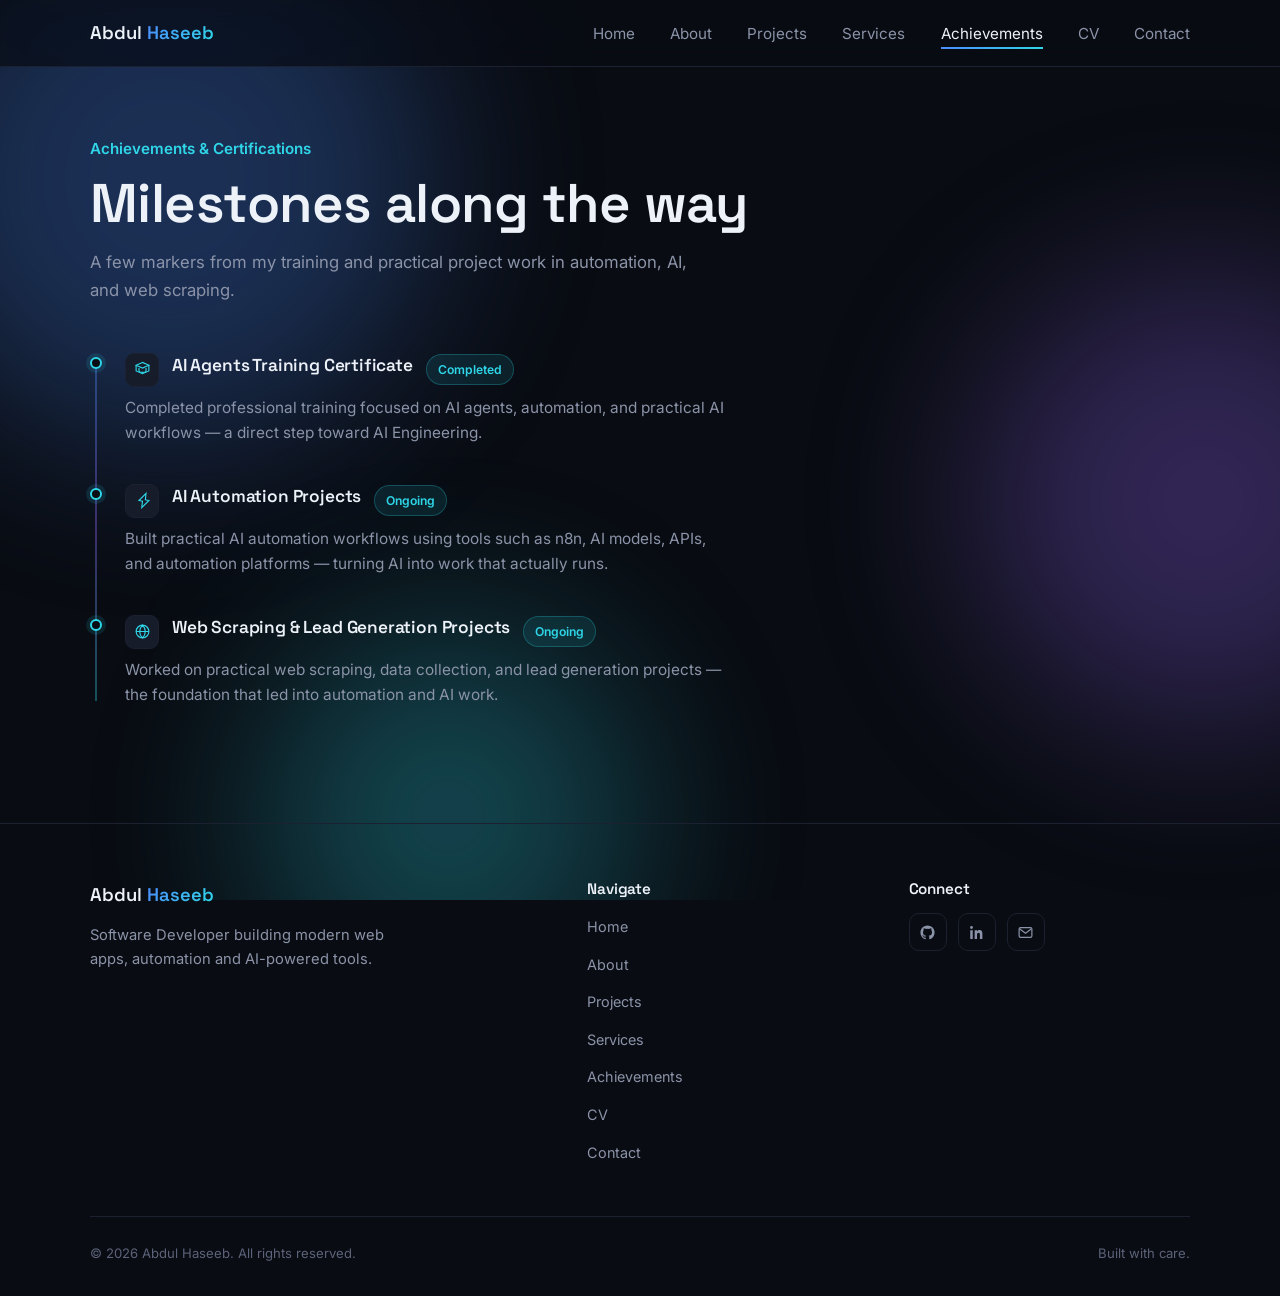
<file: achievements.html>
<!DOCTYPE html>
<html lang="en">
<head>
<meta charset="UTF-8" />
<meta name="viewport" content="width=device-width, initial-scale=1" />
<title>Achievements &amp; Certifications — Abdul Haseeb</title>
<meta name="description" content="Achievements and certifications — AI Agents training, AI automation projects, and web scraping & lead generation work by Abdul Haseeb." />
<link rel="icon" type="image/svg+xml" href="favicon.svg">
<meta property="og:type" content="website">
<meta property="og:site_name" content="Abdul Haseeb">
<meta property="og:title" content="Achievements &amp; Certifications — Abdul Haseeb">
<meta property="og:description" content="Achievements and certifications — AI Agents training, AI automation projects, and web scraping & lead generation work by Abdul Haseeb.">
<meta property="og:image" content="https://YOUR-DOMAIN.com/images/og-image.png">
<meta name="twitter:card" content="summary_large_image">
<meta name="theme-color" content="#090c12">
<link rel="preconnect" href="https://fonts.googleapis.com">
<link rel="preconnect" href="https://fonts.gstatic.com" crossorigin>
<link href="https://fonts.googleapis.com/css2?family=Space+Grotesk:wght@500;600;700&family=Inter:wght@400;500;600;700&display=swap" rel="stylesheet">
<link rel="stylesheet" href="css/style.css">
</head>
<body>

<div class="bg-glow" aria-hidden="true">
  <span class="g1"></span>
  <span class="g2"></span>
  <span class="g3"></span>
</div>

<header class="site-header" id="siteHeader">
  <nav class="nav">
    <a href="index.html" class="nav-logo">Abdul <span>Haseeb</span></a>
    <ul class="nav-links">
      <li><a href="index.html">Home</a></li>
      <li><a href="about.html">About</a></li>
      <li><a href="projects.html">Projects</a></li>
      <li><a href="services.html">Services</a></li>
      <li><a href="achievements.html" class="active">Achievements</a></li>
      <li><a href="cv.html">CV</a></li>
      <li><a href="contact.html">Contact</a></li>
    </ul>
    <button class="nav-toggle" id="navToggle" aria-label="Toggle navigation" aria-expanded="false">
      <span></span><span></span><span></span>
    </button>
  </nav>
</header>

<main>

  <!-- ============ PAGE HERO ============ -->
  <section class="page-hero">
    <div class="container">
      <span class="section-tag">Achievements &amp; Certifications</span>
      <h1>Milestones along the way</h1>
      <p>A few markers from my training and practical project work in automation, AI, and web scraping.</p>
    </div>
  </section>

  <!-- ============ ACHIEVEMENTS TIMELINE ============ -->
  <section class="section" style="padding-top:0;">
    <div class="container">

      <div class="timeline">

        <div class="timeline-item achievement-item reveal">
          <span class="timeline-dot"></span>
          <div class="timeline-head">
            <span class="achievement-icon">
              <svg viewBox="0 0 24 24" fill="none" stroke="currentColor" stroke-width="1.6"><path d="M12 2 3 6l9 4 9-4-9-4Z"/><path d="M3 6v8l9 4 9-4V6"/><path d="M7 10v4c0 1.1 2.2 2 5 2s5-.9 5-2v-4"/></svg>
            </span>
            <h3>AI Agents Training Certificate</h3>
            <span class="period-pill">Completed</span>
          </div>
          <p>Completed professional training focused on AI agents, automation, and practical AI workflows — a direct step toward AI Engineering.</p>
        </div>

        <div class="timeline-item achievement-item reveal">
          <span class="timeline-dot"></span>
          <div class="timeline-head">
            <span class="achievement-icon">
              <svg viewBox="0 0 24 24" fill="none" stroke="currentColor" stroke-width="1.6"><path d="M17 2 7 12l5 1-1 9 10-10-5-1 1-9Z"/></svg>
            </span>
            <h3>AI Automation Projects</h3>
            <span class="period-pill">Ongoing</span>
          </div>
          <p>Built practical AI automation workflows using tools such as n8n, AI models, APIs, and automation platforms — turning AI into work that actually runs.</p>
        </div>

        <div class="timeline-item achievement-item reveal">
          <span class="timeline-dot"></span>
          <div class="timeline-head">
            <span class="achievement-icon">
              <svg viewBox="0 0 24 24" fill="none" stroke="currentColor" stroke-width="1.6"><circle cx="12" cy="12" r="9"/><path d="M3 12h18M12 3c2.5 2.6 4 6 4 9s-1.5 6.4-4 9c-2.5-2.6-4-6-4-9s1.5-6.4 4-9Z"/></svg>
            </span>
            <h3>Web Scraping &amp; Lead Generation Projects</h3>
            <span class="period-pill">Ongoing</span>
          </div>
          <p>Worked on practical web scraping, data collection, and lead generation projects — the foundation that led into automation and AI work.</p>
        </div>

      </div>

    </div>
  </section>

</main>

<footer class="site-footer">
  <div class="container">
    <div class="footer-top">
      <div class="footer-brand">
        <a href="index.html" class="nav-logo">Abdul <span>Haseeb</span></a>
        <p>Software Developer building modern web apps, automation and AI-powered tools.</p>
      </div>
      <div class="footer-col">
        <h4>Navigate</h4>
        <ul>
          <li><a href="index.html">Home</a></li>
          <li><a href="about.html">About</a></li>
          <li><a href="projects.html">Projects</a></li>
          <li><a href="services.html">Services</a></li>
          <li><a href="achievements.html">Achievements</a></li>
          <li><a href="cv.html">CV</a></li>
          <li><a href="contact.html">Contact</a></li>
        </ul>
      </div>
      <div class="footer-col">
        <h4>Connect</h4>
        <div class="footer-socials">
          <a href="https://github.com/haseebtech696" target="_blank" rel="noopener" aria-label="GitHub">
            <svg viewBox="0 0 24 24" fill="currentColor"><path d="M12 2a10 10 0 0 0-3.16 19.49c.5.09.68-.22.68-.48v-1.7c-2.78.6-3.37-1.34-3.37-1.34-.46-1.16-1.11-1.47-1.11-1.47-.91-.62.07-.6.07-.6 1 .07 1.53 1.03 1.53 1.03.9 1.53 2.36 1.09 2.94.83.09-.65.35-1.09.63-1.34-2.22-.25-4.56-1.11-4.56-4.94 0-1.09.39-1.98 1.03-2.68-.1-.25-.45-1.27.1-2.65 0 0 .84-.27 2.75 1.02a9.5 9.5 0 0 1 5 0c1.91-1.3 2.75-1.02 2.75-1.02.55 1.38.2 2.4.1 2.65.64.7 1.03 1.59 1.03 2.68 0 3.84-2.34 4.68-4.57 4.93.36.31.68.92.68 1.85v2.74c0 .26.18.58.69.48A10 10 0 0 0 12 2Z"/></svg>
          </a>
          <a href="https://www.linkedin.com/in/abdul-haseeb-956337294/" target="_blank" rel="noopener" aria-label="LinkedIn">
            <svg viewBox="0 0 24 24" fill="currentColor"><path d="M6.94 5a2 2 0 1 1-4-.02 2 2 0 0 1 4 .02ZM3.2 8.75h3.5V21H3.2V8.75Zm6.2 0h3.36v1.68h.05c.47-.87 1.6-1.8 3.3-1.8 3.54 0 4.19 2.28 4.19 5.24V21h-3.5v-5.62c0-1.34-.02-3.07-1.88-3.07-1.88 0-2.17 1.45-2.17 2.96V21H9.4V8.75Z"/></svg>
          </a>
          <a href="mailto:abdulhaseebkhursheed123@gmail.com" aria-label="Email">
            <svg viewBox="0 0 24 24" fill="none" stroke="currentColor" stroke-width="1.7"><rect x="3" y="5" width="18" height="14" rx="2"/><path d="m4 7 8 6 8-6"/></svg>
          </a>
        </div>
      </div>
    </div>
    <div class="footer-bottom">
      <span>© 2026 Abdul Haseeb. All rights reserved.</span>
      <span>Built with care.</span>
    </div>
  </div>
</footer>

<script src="js/main.js"></script>
</body>
</html>
</file>
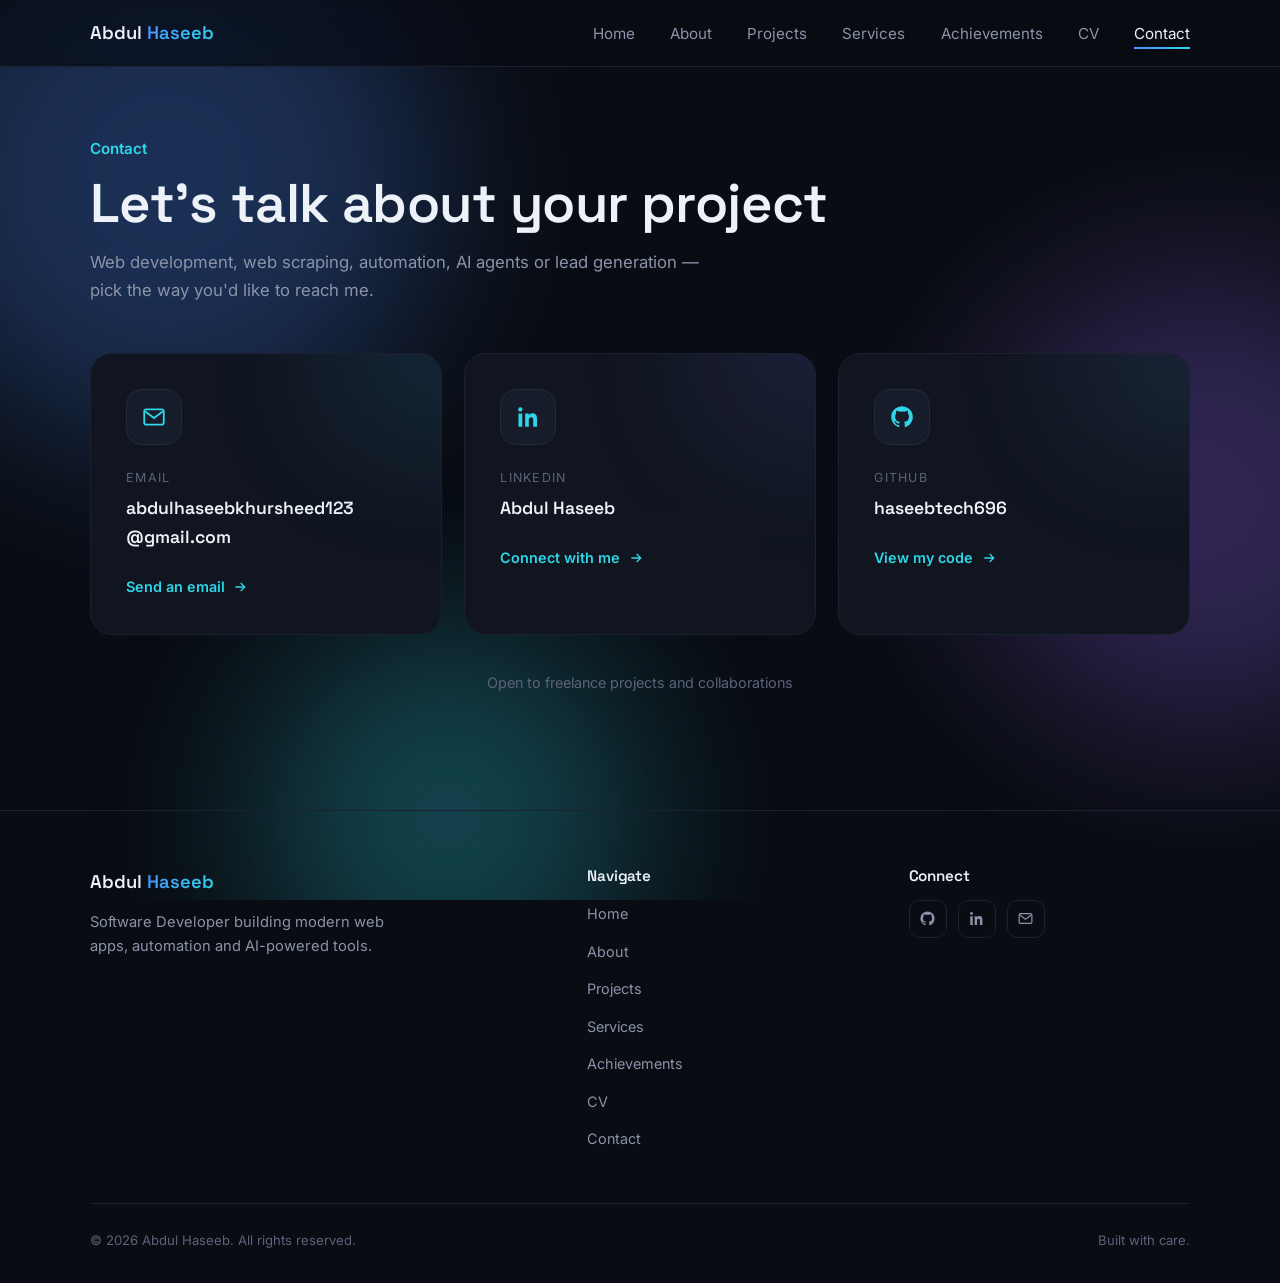
<file: contact.html>
<!DOCTYPE html>
<html lang="en">
<head>
<meta charset="UTF-8" />
<meta name="viewport" content="width=device-width, initial-scale=1" />
<title>Contact — Abdul Haseeb</title>
<meta name="description" content="Get in touch with Abdul Haseeb for web development, web scraping, automation, AI agents, or lead generation projects." />
<link rel="icon" type="image/svg+xml" href="favicon.svg">
<meta property="og:type" content="website">
<meta property="og:site_name" content="Abdul Haseeb">
<meta property="og:title" content="Contact — Abdul Haseeb">
<meta property="og:description" content="Get in touch with Abdul Haseeb for web development, web scraping, automation, AI agents, or lead generation projects.">
<meta property="og:image" content="https://YOUR-DOMAIN.com/images/og-image.png">
<meta name="twitter:card" content="summary_large_image">
<meta name="theme-color" content="#090c12">
<link rel="preconnect" href="https://fonts.googleapis.com">
<link rel="preconnect" href="https://fonts.gstatic.com" crossorigin>
<link href="https://fonts.googleapis.com/css2?family=Space+Grotesk:wght@500;600;700&family=Inter:wght@400;500;600;700&display=swap" rel="stylesheet">
<link rel="stylesheet" href="css/style.css">
</head>
<body>

<div class="bg-glow" aria-hidden="true">
  <span class="g1"></span>
  <span class="g2"></span>
  <span class="g3"></span>
</div>

<header class="site-header" id="siteHeader">
  <nav class="nav">
    <a href="index.html" class="nav-logo">Abdul <span>Haseeb</span></a>
    <ul class="nav-links">
      <li><a href="index.html">Home</a></li>
      <li><a href="about.html">About</a></li>
      <li><a href="projects.html">Projects</a></li>
      <li><a href="services.html">Services</a></li>
      <li><a href="achievements.html">Achievements</a></li>
      <li><a href="cv.html">CV</a></li>
      <li><a href="contact.html" class="active">Contact</a></li>
    </ul>
    <button class="nav-toggle" id="navToggle" aria-label="Toggle navigation" aria-expanded="false">
      <span></span><span></span><span></span>
    </button>
  </nav>
</header>

<main>

  <!-- ============ PAGE HERO ============ -->
  <section class="page-hero">
    <div class="container">
      <span class="section-tag">Contact</span>
      <h1>Let's talk about your project</h1>
      <p>Web development, web scraping, automation, AI agents or lead generation — pick the way you'd like to reach me.</p>
    </div>
  </section>

  <!-- ============ CONTACT CARDS ============ -->
  <section class="section" style="padding-top:0;">
    <div class="container">
      <div class="contact-cards">
        <a class="contact-card cc-email reveal" href="mailto:abdulhaseebkhursheed123@gmail.com">
          <span class="cc-icon"><svg viewBox="0 0 24 24" fill="none" stroke="currentColor" stroke-width="1.7"><rect x="3" y="5" width="18" height="14" rx="2"/><path d="m4 7 8 6 8-6"/></svg></span>
          <span class="cc-label">Email</span>
          <span class="cc-value">abdulhaseebkhursheed123<wbr>@gmail.com</span>
          <span class="cc-cta">Send an email
            <svg viewBox="0 0 24 24" fill="none" stroke="currentColor" stroke-width="2"><path d="M5 12h14M13 6l6 6-6 6"/></svg>
          </span>
        </a>
        <a class="contact-card cc-linkedin reveal" href="https://www.linkedin.com/in/abdul-haseeb-956337294/" target="_blank" rel="noopener">
          <span class="cc-icon"><svg viewBox="0 0 24 24" fill="currentColor"><path d="M6.94 5a2 2 0 1 1-4-.02 2 2 0 0 1 4 .02ZM3.2 8.75h3.5V21H3.2V8.75Zm6.2 0h3.36v1.68h.05c.47-.87 1.6-1.8 3.3-1.8 3.54 0 4.19 2.28 4.19 5.24V21h-3.5v-5.62c0-1.34-.02-3.07-1.88-3.07-1.88 0-2.17 1.45-2.17 2.96V21H9.4V8.75Z"/></svg></span>
          <span class="cc-label">LinkedIn</span>
          <span class="cc-value">Abdul Haseeb</span>
          <span class="cc-cta">Connect with me
            <svg viewBox="0 0 24 24" fill="none" stroke="currentColor" stroke-width="2"><path d="M5 12h14M13 6l6 6-6 6"/></svg>
          </span>
        </a>
        <a class="contact-card cc-github reveal" href="https://github.com/haseebtech696" target="_blank" rel="noopener">
          <span class="cc-icon"><svg viewBox="0 0 24 24" fill="currentColor"><path d="M12 2a10 10 0 0 0-3.16 19.49c.5.09.68-.22.68-.48v-1.7c-2.78.6-3.37-1.34-3.37-1.34-.46-1.16-1.11-1.47-1.11-1.47-.91-.62.07-.6.07-.6 1 .07 1.53 1.03 1.53 1.03.9 1.53 2.36 1.09 2.94.83.09-.65.35-1.09.63-1.34-2.22-.25-4.56-1.11-4.56-4.94 0-1.09.39-1.98 1.03-2.68-.1-.25-.45-1.27.1-2.65 0 0 .84-.27 2.75 1.02a9.5 9.5 0 0 1 5 0c1.91-1.3 2.75-1.02 2.75-1.02.55 1.38.2 2.4.1 2.65.64.7 1.03 1.59 1.03 2.68 0 3.84-2.34 4.68-4.57 4.93.36.31.68.92.68 1.85v2.74c0 .26.18.58.69.48A10 10 0 0 0 12 2Z"/></svg></span>
          <span class="cc-label">GitHub</span>
          <span class="cc-value">haseebtech696</span>
          <span class="cc-cta">View my code
            <svg viewBox="0 0 24 24" fill="none" stroke="currentColor" stroke-width="2"><path d="M5 12h14M13 6l6 6-6 6"/></svg>
          </span>
        </a>
      </div>
      <p class="contact-note reveal">Open to freelance projects and collaborations</p>
    </div>
  </section>

</main>

<footer class="site-footer">
  <div class="container">
    <div class="footer-top">
      <div class="footer-brand">
        <a href="index.html" class="nav-logo">Abdul <span>Haseeb</span></a>
        <p>Software Developer building modern web apps, automation and AI-powered tools.</p>
      </div>
      <div class="footer-col">
        <h4>Navigate</h4>
        <ul>
          <li><a href="index.html">Home</a></li>
          <li><a href="about.html">About</a></li>
          <li><a href="projects.html">Projects</a></li>
          <li><a href="services.html">Services</a></li>
          <li><a href="achievements.html">Achievements</a></li>
          <li><a href="cv.html">CV</a></li>
          <li><a href="contact.html">Contact</a></li>
        </ul>
      </div>
      <div class="footer-col">
        <h4>Connect</h4>
        <div class="footer-socials">
          <a href="https://github.com/haseebtech696" target="_blank" rel="noopener" aria-label="GitHub">
            <svg viewBox="0 0 24 24" fill="currentColor"><path d="M12 2a10 10 0 0 0-3.16 19.49c.5.09.68-.22.68-.48v-1.7c-2.78.6-3.37-1.34-3.37-1.34-.46-1.16-1.11-1.47-1.11-1.47-.91-.62.07-.6.07-.6 1 .07 1.53 1.03 1.53 1.03.9 1.53 2.36 1.09 2.94.83.09-.65.35-1.09.63-1.34-2.22-.25-4.56-1.11-4.56-4.94 0-1.09.39-1.98 1.03-2.68-.1-.25-.45-1.27.1-2.65 0 0 .84-.27 2.75 1.02a9.5 9.5 0 0 1 5 0c1.91-1.3 2.75-1.02 2.75-1.02.55 1.38.2 2.4.1 2.65.64.7 1.03 1.59 1.03 2.68 0 3.84-2.34 4.68-4.57 4.93.36.31.68.92.68 1.85v2.74c0 .26.18.58.69.48A10 10 0 0 0 12 2Z"/></svg>
          </a>
          <a href="https://www.linkedin.com/in/abdul-haseeb-956337294/" target="_blank" rel="noopener" aria-label="LinkedIn">
            <svg viewBox="0 0 24 24" fill="currentColor"><path d="M6.94 5a2 2 0 1 1-4-.02 2 2 0 0 1 4 .02ZM3.2 8.75h3.5V21H3.2V8.75Zm6.2 0h3.36v1.68h.05c.47-.87 1.6-1.8 3.3-1.8 3.54 0 4.19 2.28 4.19 5.24V21h-3.5v-5.62c0-1.34-.02-3.07-1.88-3.07-1.88 0-2.17 1.45-2.17 2.96V21H9.4V8.75Z"/></svg>
          </a>
          <a href="mailto:abdulhaseebkhursheed123@gmail.com" aria-label="Email">
            <svg viewBox="0 0 24 24" fill="none" stroke="currentColor" stroke-width="1.7"><rect x="3" y="5" width="18" height="14" rx="2"/><path d="m4 7 8 6 8-6"/></svg>
          </a>
        </div>
      </div>
    </div>
    <div class="footer-bottom">
      <span>© 2026 Abdul Haseeb. All rights reserved.</span>
      <span>Built with care.</span>
    </div>
  </div>
</footer>

<script src="js/main.js"></script>
</body>
</html>
</file>
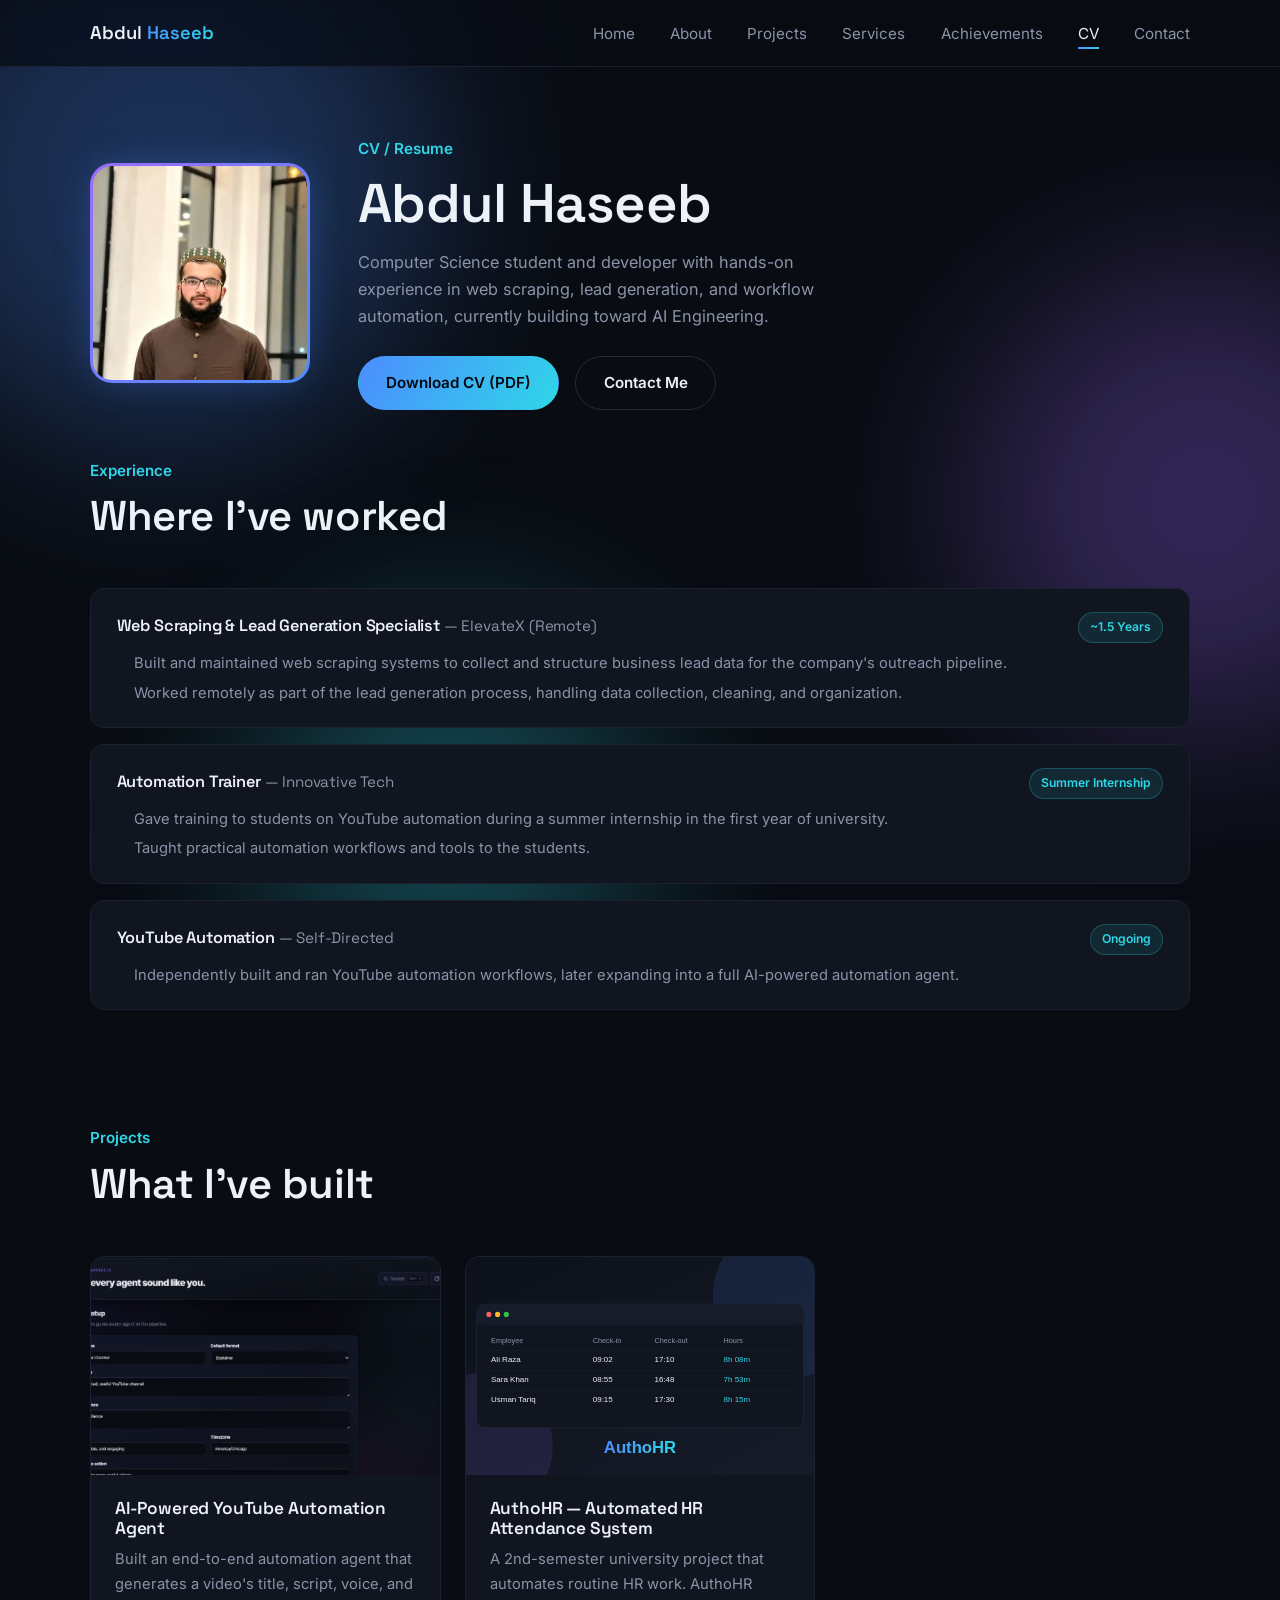
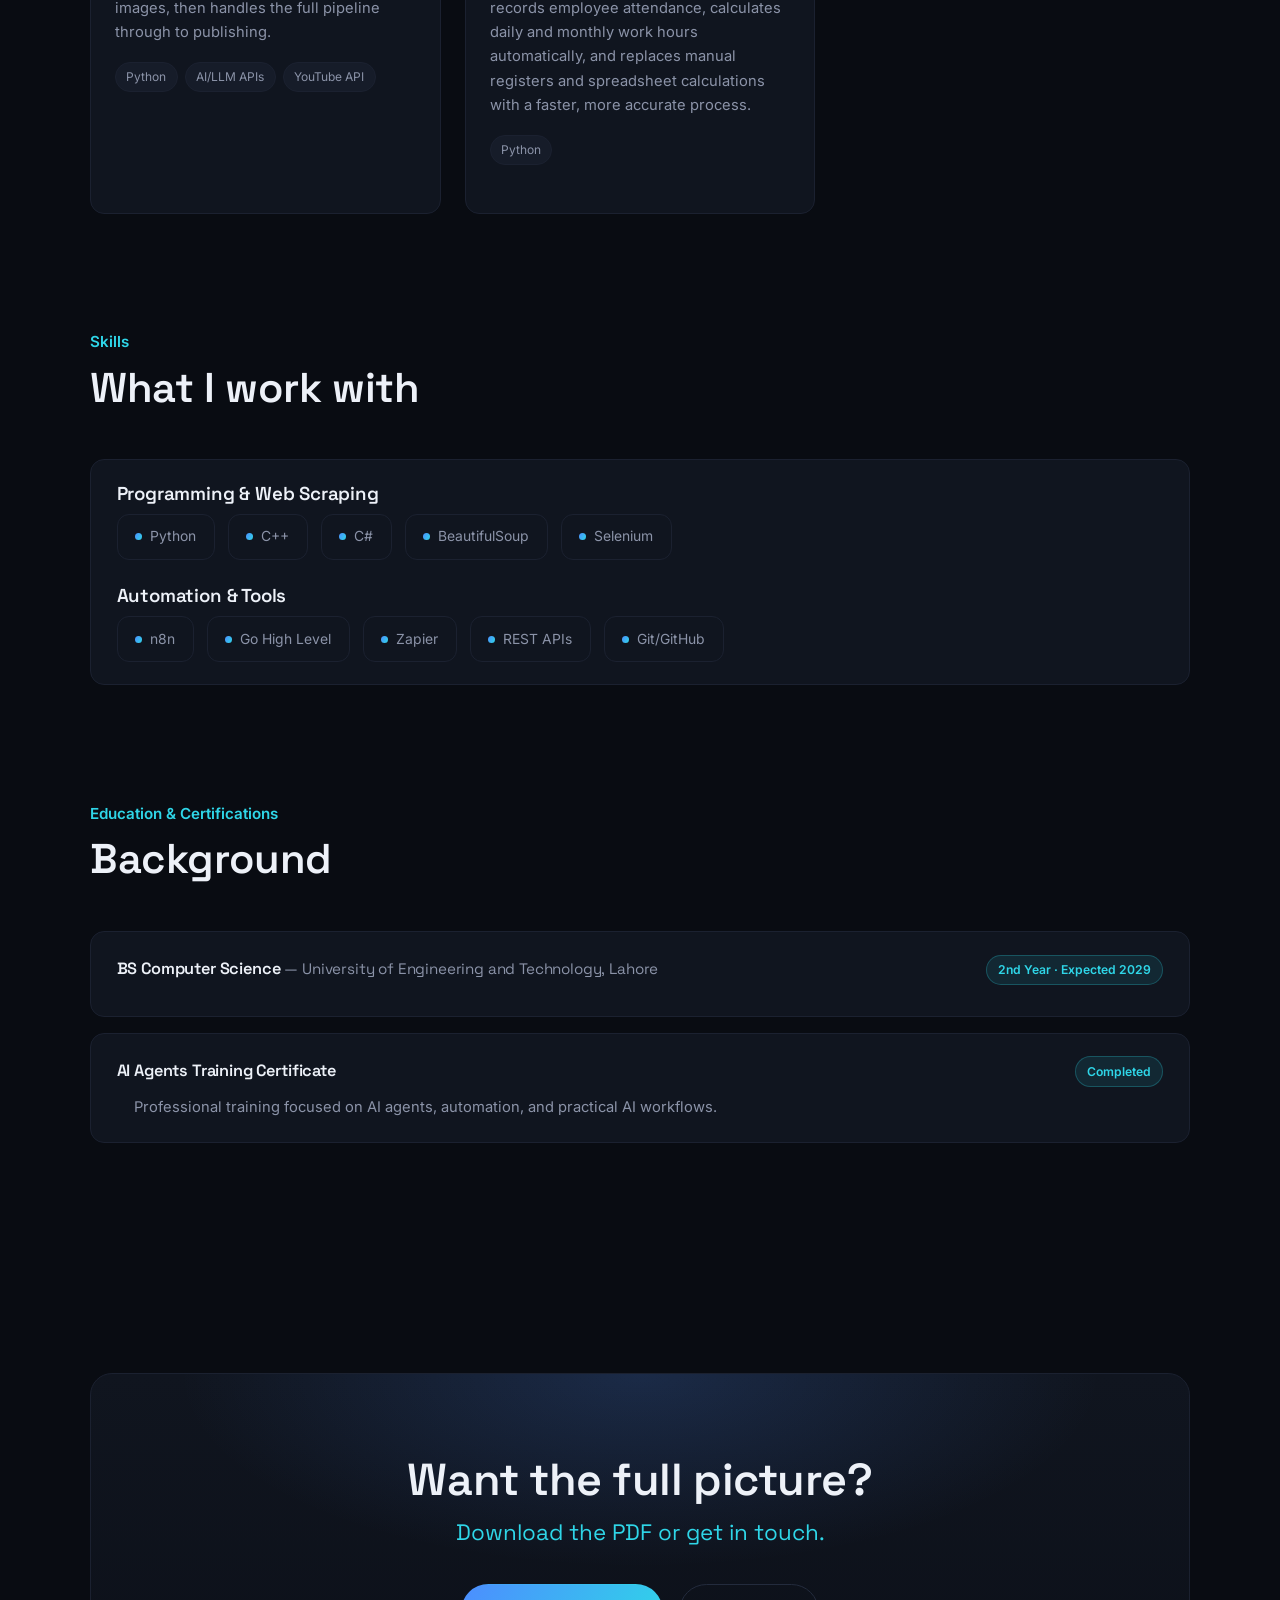
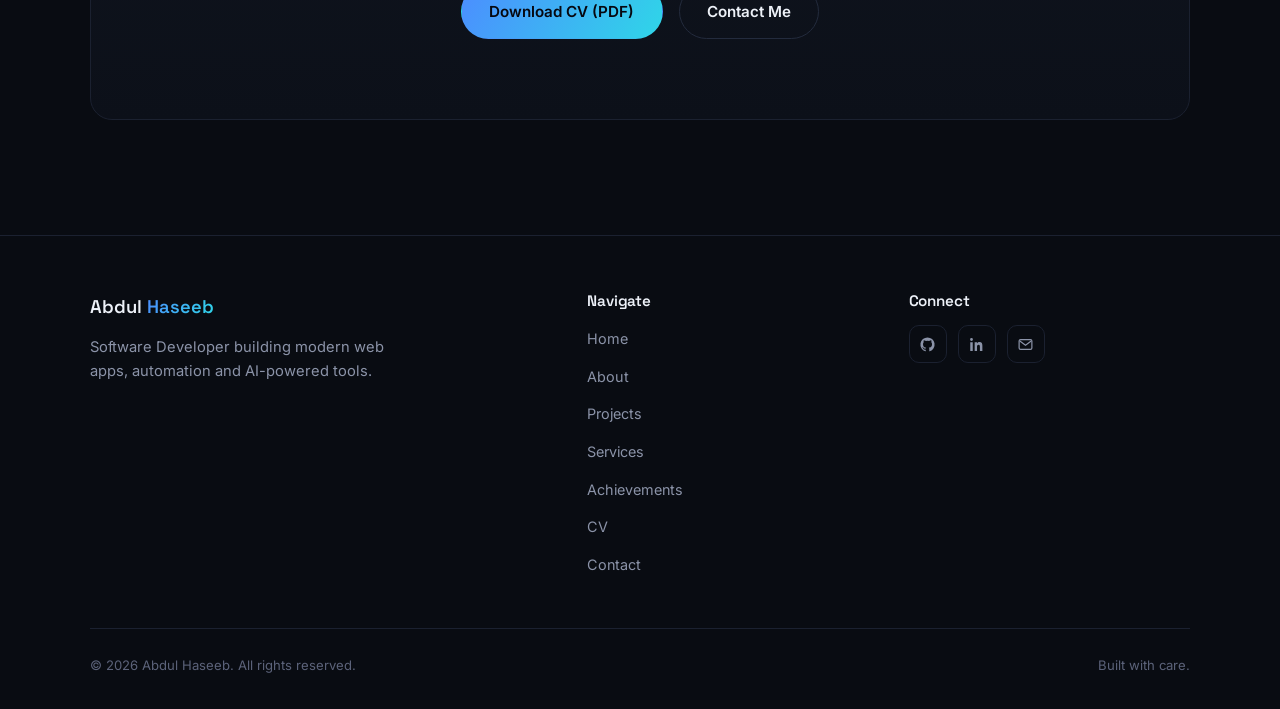
<file: cv.html>
<!DOCTYPE html>
<html lang="en">
<head>
<meta charset="UTF-8" />
<meta name="viewport" content="width=device-width, initial-scale=1" />
<title>CV — Abdul Haseeb</title>
<meta name="description" content="Abdul Haseeb's CV — experience, projects, skills, education and certifications. Downloadable PDF available." />
<link rel="icon" type="image/svg+xml" href="favicon.svg">
<meta property="og:type" content="website">
<meta property="og:site_name" content="Abdul Haseeb">
<meta property="og:title" content="CV — Abdul Haseeb">
<meta property="og:description" content="Abdul Haseeb's CV — experience, projects, skills, education and certifications. Downloadable PDF available.">
<meta property="og:image" content="https://YOUR-DOMAIN.com/images/og-image.png">
<meta name="twitter:card" content="summary_large_image">
<meta name="theme-color" content="#090c12">
<link rel="preconnect" href="https://fonts.googleapis.com">
<link rel="preconnect" href="https://fonts.gstatic.com" crossorigin>
<link href="https://fonts.googleapis.com/css2?family=Space+Grotesk:wght@500;600;700&family=Inter:wght@400;500;600;700&display=swap" rel="stylesheet">
<link rel="stylesheet" href="css/style.css">
</head>
<body>

<div class="bg-glow" aria-hidden="true">
  <span class="g1"></span>
  <span class="g2"></span>
  <span class="g3"></span>
</div>

<header class="site-header" id="siteHeader">
  <nav class="nav">
    <a href="index.html" class="nav-logo">Abdul <span>Haseeb</span></a>
    <ul class="nav-links">
      <li><a href="index.html">Home</a></li>
      <li><a href="about.html">About</a></li>
      <li><a href="projects.html">Projects</a></li>
      <li><a href="services.html">Services</a></li>
      <li><a href="achievements.html">Achievements</a></li>
      <li><a href="cv.html" class="active">CV</a></li>
      <li><a href="contact.html">Contact</a></li>
    </ul>
    <button class="nav-toggle" id="navToggle" aria-label="Toggle navigation" aria-expanded="false">
      <span></span><span></span><span></span>
    </button>
  </nav>
</header>

<main>

  <!-- ============ INTRO ============ -->
  <section class="page-hero">
    <div class="container">
      <div class="cv-intro-grid reveal">
        <div class="cv-photo-frame">
          <img src="images/cv-photo.jpg" alt="Abdul Haseeb">
        </div>
        <div class="cv-intro-text">
          <span class="section-tag">CV / Resume</span>
          <h1 style="margin-bottom:0.9rem;">Abdul Haseeb</h1>
          <p>Computer Science student and developer with hands-on experience in web scraping, lead generation, and workflow automation, currently building toward AI Engineering.</p>
          <div class="cv-download-row">
            <a href="files/Abdul-Haseeb-CV.pdf" download class="btn btn-primary">Download CV (PDF)</a>
            <a href="contact.html" class="btn btn-ghost">Contact Me</a>
          </div>
        </div>
      </div>
    </div>
  </section>

  <!-- ============ EXPERIENCE ============ -->
  <section class="section" style="padding-top:0;">
    <div class="container">
      <div class="section-head reveal">
        <span class="section-tag">Experience</span>
        <h2>Where I've worked</h2>
      </div>

      <div class="reveal">
        <div class="cv-entry-card">
          <div class="cv-entry-head">
            <h3>Web Scraping &amp; Lead Generation Specialist <span class="cv-org">— ElevateX (Remote)</span></h3>
            <span class="period-pill">~1.5 Years</span>
          </div>
          <ul>
            <li>Built and maintained web scraping systems to collect and structure business lead data for the company's outreach pipeline.</li>
            <li>Worked remotely as part of the lead generation process, handling data collection, cleaning, and organization.</li>
          </ul>
        </div>

        <div class="cv-entry-card">
          <div class="cv-entry-head">
            <h3>Automation Trainer <span class="cv-org">— Innovative Tech</span></h3>
            <span class="period-pill">Summer Internship</span>
          </div>
          <ul>
            <li>Gave training to students on YouTube automation during a summer internship in the first year of university.</li>
            <li>Taught practical automation workflows and tools to the students.</li>
          </ul>
        </div>

        <div class="cv-entry-card">
          <div class="cv-entry-head">
            <h3>YouTube Automation <span class="cv-org">— Self-Directed</span></h3>
            <span class="period-pill">Ongoing</span>
          </div>
          <ul>
            <li>Independently built and ran YouTube automation workflows, later expanding into a full AI-powered automation agent.</li>
          </ul>
        </div>
      </div>
    </div>
  </section>

  <!-- ============ PROJECTS ============ -->
  <section class="section" style="padding-top:0;">
    <div class="container">
      <div class="section-head reveal">
        <span class="section-tag">Projects</span>
        <h2>What I've built</h2>
      </div>

      <div class="work-grid">

        <!-- AI-Powered YouTube Automation Agent -->
        <div class="project-card reveal">
          <div class="project-thumb">
            <img class="thumb-img" src="images/projects/youtube-automation-agent/cover.png" alt="AI-Powered YouTube Automation Agent cover">
            <img class="thumb-img thumb-alt" src="images/projects/youtube-automation-agent/gallery-1.png" alt="Content pipeline screenshot">
            <img class="thumb-img thumb-alt" src="images/projects/youtube-automation-agent/gallery-2.png" alt="Voice and visual generation screenshot">
            <img class="thumb-img thumb-alt" src="images/projects/youtube-automation-agent/gallery-3.png" alt="SEO and publishing screenshot">
            <div class="thumb-gallery-dots"><span class="dot"></span><span class="dot"></span><span class="dot"></span></div>
          </div>
          <div class="project-body">
            <h3>AI-Powered YouTube Automation Agent</h3>
            <p>Built an end-to-end automation agent that generates a video's title, script, voice, and images, then handles the full pipeline through to publishing.</p>
            <div class="tech-tags">
              <span>Python</span><span>AI/LLM APIs</span><span>YouTube API</span>
            </div>
          </div>
        </div>

        <!-- AuthoHR -->
        <div class="project-card reveal">
          <div class="project-thumb">
            <img class="thumb-img" src="images/projects/authohr-attendance-system/cover.svg" alt="AuthoHR — Automated HR Attendance System cover">
          </div>
          <div class="project-body">
            <h3>AuthoHR — Automated HR Attendance System</h3>
            <p>A 2nd-semester university project that automates routine HR work. AuthoHR records employee attendance, calculates daily and monthly work hours automatically, and replaces manual registers and spreadsheet calculations with a faster, more accurate process.</p>
            <div class="tech-tags">
              <span>Python</span>
            </div>
          </div>
        </div>

      </div>
    </div>
  </section>

  <!-- ============ SKILLS ============ -->
  <section class="section" style="padding-top:0;">
    <div class="container">
      <div class="section-head reveal">
        <span class="section-tag">Skills</span>
        <h2>What I work with</h2>
      </div>

      <div class="cv-entry-card reveal">
        <h3 style="margin-bottom:0.6rem;">Programming &amp; Web Scraping</h3>
        <div class="tech-badge-grid" style="margin-bottom:1.6rem;">
          <span class="tech-badge"><span class="tech-dot"></span>Python</span>
          <span class="tech-badge"><span class="tech-dot"></span>C++</span>
          <span class="tech-badge"><span class="tech-dot"></span>C#</span>
          <span class="tech-badge"><span class="tech-dot"></span>BeautifulSoup</span>
          <span class="tech-badge"><span class="tech-dot"></span>Selenium</span>
        </div>
        <h3 style="margin-bottom:0.6rem;">Automation &amp; Tools</h3>
        <div class="tech-badge-grid">
          <span class="tech-badge"><span class="tech-dot"></span>n8n</span>
          <span class="tech-badge"><span class="tech-dot"></span>Go High Level</span>
          <span class="tech-badge"><span class="tech-dot"></span>Zapier</span>
          <span class="tech-badge"><span class="tech-dot"></span>REST APIs</span>
          <span class="tech-badge"><span class="tech-dot"></span>Git/GitHub</span>
        </div>
      </div>
    </div>
  </section>

  <!-- ============ EDUCATION + CERTIFICATIONS ============ -->
  <section class="section" style="padding-top:0;">
    <div class="container">
      <div class="section-head reveal">
        <span class="section-tag">Education &amp; Certifications</span>
        <h2>Background</h2>
      </div>

      <div class="reveal">
        <div class="cv-entry-card">
          <div class="cv-entry-head">
            <h3>BS Computer Science <span class="cv-org">— University of Engineering and Technology, Lahore</span></h3>
            <span class="period-pill">2nd Year · Expected 2029</span>
          </div>
        </div>

        <div class="cv-entry-card">
          <div class="cv-entry-head">
            <h3>AI Agents Training Certificate</h3>
            <span class="period-pill">Completed</span>
          </div>
          <ul>
            <li>Professional training focused on AI agents, automation, and practical AI workflows.</li>
          </ul>
        </div>
      </div>
    </div>
  </section>

  <!-- ============ CLOSING CTA ============ -->
  <section class="section cta-section">
    <div class="container">
      <div class="cta-panel reveal">
        <h2>Want the full picture?</h2>
        <p class="cta-sub">Download the PDF or get in touch.</p>
        <div class="cta-actions">
          <a href="files/Abdul-Haseeb-CV.pdf" download class="btn btn-primary">Download CV (PDF)</a>
          <a href="contact.html" class="btn btn-ghost">Contact Me</a>
        </div>
      </div>
    </div>
  </section>

</main>

<footer class="site-footer">
  <div class="container">
    <div class="footer-top">
      <div class="footer-brand">
        <a href="index.html" class="nav-logo">Abdul <span>Haseeb</span></a>
        <p>Software Developer building modern web apps, automation and AI-powered tools.</p>
      </div>
      <div class="footer-col">
        <h4>Navigate</h4>
        <ul>
          <li><a href="index.html">Home</a></li>
          <li><a href="about.html">About</a></li>
          <li><a href="projects.html">Projects</a></li>
          <li><a href="services.html">Services</a></li>
          <li><a href="achievements.html">Achievements</a></li>
          <li><a href="cv.html">CV</a></li>
          <li><a href="contact.html">Contact</a></li>
        </ul>
      </div>
      <div class="footer-col">
        <h4>Connect</h4>
        <div class="footer-socials">
          <a href="https://github.com/haseebtech696" target="_blank" rel="noopener" aria-label="GitHub">
            <svg viewBox="0 0 24 24" fill="currentColor"><path d="M12 2a10 10 0 0 0-3.16 19.49c.5.09.68-.22.68-.48v-1.7c-2.78.6-3.37-1.34-3.37-1.34-.46-1.16-1.11-1.47-1.11-1.47-.91-.62.07-.6.07-.6 1 .07 1.53 1.03 1.53 1.03.9 1.53 2.36 1.09 2.94.83.09-.65.35-1.09.63-1.34-2.22-.25-4.56-1.11-4.56-4.94 0-1.09.39-1.98 1.03-2.68-.1-.25-.45-1.27.1-2.65 0 0 .84-.27 2.75 1.02a9.5 9.5 0 0 1 5 0c1.91-1.3 2.75-1.02 2.75-1.02.55 1.38.2 2.4.1 2.65.64.7 1.03 1.59 1.03 2.68 0 3.84-2.34 4.68-4.57 4.93.36.31.68.92.68 1.85v2.74c0 .26.18.58.69.48A10 10 0 0 0 12 2Z"/></svg>
          </a>
          <a href="https://www.linkedin.com/in/abdul-haseeb-956337294/" target="_blank" rel="noopener" aria-label="LinkedIn">
            <svg viewBox="0 0 24 24" fill="currentColor"><path d="M6.94 5a2 2 0 1 1-4-.02 2 2 0 0 1 4 .02ZM3.2 8.75h3.5V21H3.2V8.75Zm6.2 0h3.36v1.68h.05c.47-.87 1.6-1.8 3.3-1.8 3.54 0 4.19 2.28 4.19 5.24V21h-3.5v-5.62c0-1.34-.02-3.07-1.88-3.07-1.88 0-2.17 1.45-2.17 2.96V21H9.4V8.75Z"/></svg>
          </a>
          <a href="mailto:abdulhaseebkhursheed123@gmail.com" aria-label="Email">
            <svg viewBox="0 0 24 24" fill="none" stroke="currentColor" stroke-width="1.7"><rect x="3" y="5" width="18" height="14" rx="2"/><path d="m4 7 8 6 8-6"/></svg>
          </a>
        </div>
      </div>
    </div>
    <div class="footer-bottom">
      <span>© 2026 Abdul Haseeb. All rights reserved.</span>
      <span>Built with care.</span>
    </div>
  </div>
</footer>

<script src="js/main.js"></script>
</body>
</html>
</file>
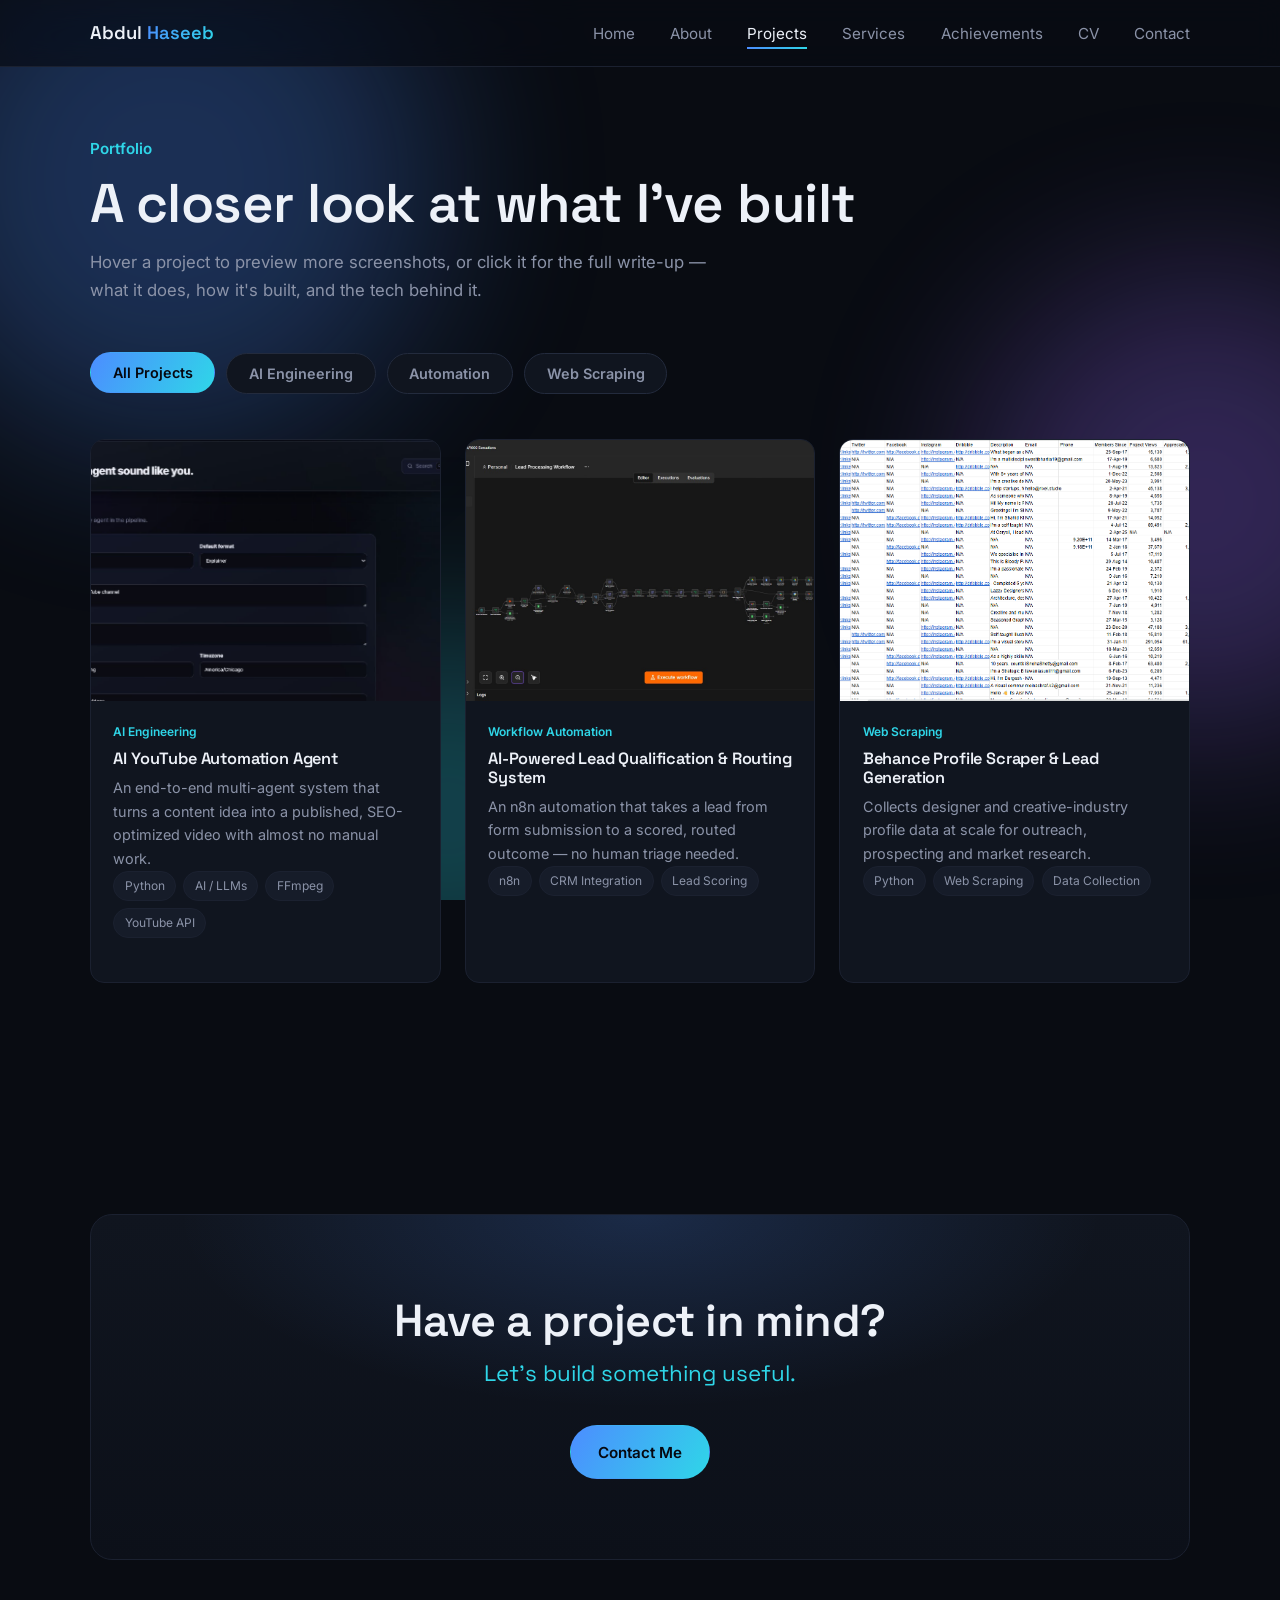
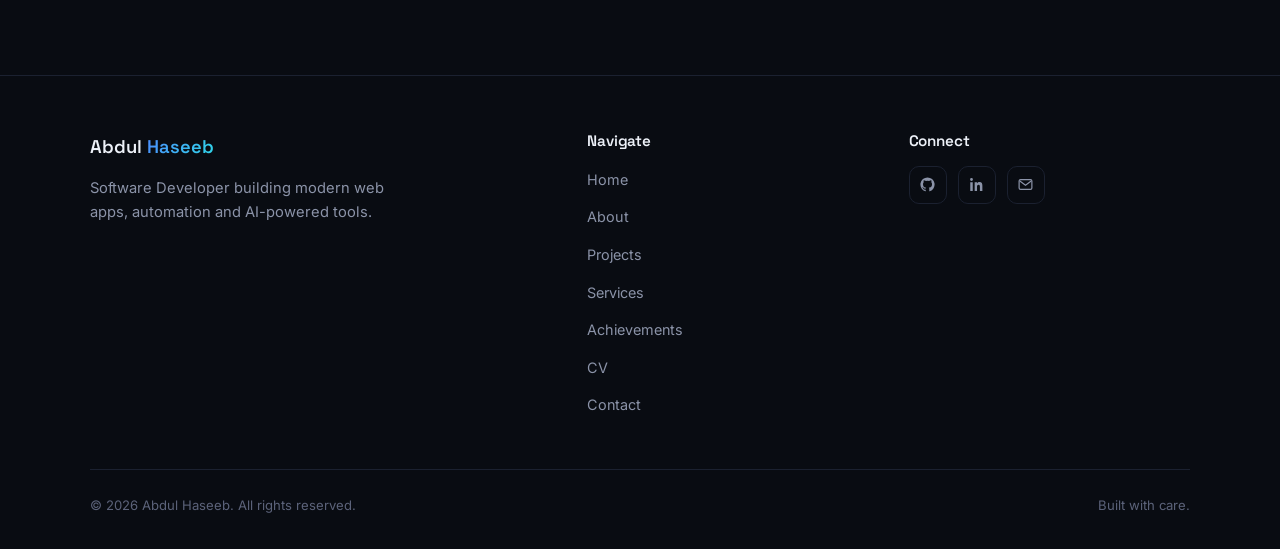
<file: projects.html>
<!DOCTYPE html>
<html lang="en">
<head>
<meta charset="UTF-8" />
<meta name="viewport" content="width=device-width, initial-scale=1" />
<title>Projects — Abdul Haseeb</title>
<meta name="description" content="A closer look at projects by Abdul Haseeb spanning AI engineering, workflow automation and web scraping." />
<link rel="icon" type="image/svg+xml" href="favicon.svg">
<meta property="og:type" content="website">
<meta property="og:site_name" content="Abdul Haseeb">
<meta property="og:title" content="Projects — Abdul Haseeb">
<meta property="og:description" content="A closer look at projects by Abdul Haseeb spanning AI engineering, workflow automation and web scraping.">
<meta property="og:image" content="https://YOUR-DOMAIN.com/images/og-image.png">
<meta name="twitter:card" content="summary_large_image">
<meta name="theme-color" content="#090c12">
<link rel="preconnect" href="https://fonts.googleapis.com">
<link rel="preconnect" href="https://fonts.gstatic.com" crossorigin>
<link href="https://fonts.googleapis.com/css2?family=Space+Grotesk:wght@500;600;700&family=Inter:wght@400;500;600;700&display=swap" rel="stylesheet">
<link rel="stylesheet" href="css/style.css">
</head>
<body>

<div class="bg-glow" aria-hidden="true">
  <span class="g1"></span>
  <span class="g2"></span>
  <span class="g3"></span>
</div>

<header class="site-header" id="siteHeader">
  <nav class="nav">
    <a href="index.html" class="nav-logo">Abdul <span>Haseeb</span></a>
    <ul class="nav-links">
      <li><a href="index.html">Home</a></li>
      <li><a href="about.html">About</a></li>
      <li><a href="projects.html" class="active">Projects</a></li>
      <li><a href="services.html">Services</a></li>
      <li><a href="achievements.html">Achievements</a></li>
      <li><a href="cv.html">CV</a></li>
      <li><a href="contact.html">Contact</a></li>
    </ul>
    <button class="nav-toggle" id="navToggle" aria-label="Toggle navigation" aria-expanded="false">
      <span></span><span></span><span></span>
    </button>
  </nav>
</header>

<main>

  <!-- ============ PAGE HERO ============ -->
  <section class="page-hero">
    <div class="container">
      <span class="section-tag reveal">Portfolio</span>
      <h1 class="reveal">A closer look at what I've built</h1>
      <p class="reveal">Hover a project to preview more screenshots, or click it for the full write-up — what it does, how it's built, and the tech behind it.</p>
    </div>
  </section>

  <!-- ============ FILTERS + GRID ============ -->
  <section class="section" style="padding-top:0;">
    <div class="container">

      <div class="filter-tabs reveal">
        <button class="filter-tab active" data-filter="all">All Projects</button>
        <button class="filter-tab" data-filter="ai">AI Engineering</button>
        <button class="filter-tab" data-filter="automation">Automation</button>
        <button class="filter-tab" data-filter="scraping">Web Scraping</button>
      </div>

      <div class="portfolio-grid">

        <!-- Project 1: AI YouTube Automation Agent -->
        <article class="portfolio-card" data-category="ai" data-project="youtube-automation-agent">
          <div class="portfolio-thumb tone-mixed">
            <img class="thumb-img" src="images/projects/youtube-automation-agent/cover.png" alt="AI YouTube Automation Agent cover">
            <img class="thumb-img thumb-alt" src="images/projects/youtube-automation-agent/gallery-1.png" alt="Content pipeline screenshot">
            <img class="thumb-img thumb-alt" src="images/projects/youtube-automation-agent/gallery-2.png" alt="Voice and visual generation screenshot">
            <img class="thumb-img thumb-alt" src="images/projects/youtube-automation-agent/gallery-3.png" alt="SEO and publishing screenshot">
            <div class="thumb-gallery-dots"><span class="dot"></span><span class="dot"></span><span class="dot"></span></div>
            <div class="thumb-overlay">
              <p class="overlay-blurb">Idea → research → script → voice → video → thumbnail → published, fully automated.</p>
              <span class="overlay-cta">View full case study
                <svg viewBox="0 0 24 24" fill="none" stroke="currentColor" stroke-width="2"><path d="M5 12h14M13 6l6 6-6 6"/></svg>
              </span>
            </div>
          </div>
          <div class="portfolio-body">
            <span class="cat-label">AI Engineering</span>
            <h3>AI YouTube Automation Agent</h3>
            <p>An end-to-end multi-agent system that turns a content idea into a published, SEO-optimized video with almost no manual work.</p>
            <div class="tech-tags">
              <span>Python</span><span>AI / LLMs</span><span>FFmpeg</span><span>YouTube API</span>
            </div>
          </div>
        </article>

        <!-- Project 2: Lead Qualification & Routing System -->
        <article class="portfolio-card" data-category="automation" data-project="lead-qualification-system">
          <div class="portfolio-thumb tone-blue">
            <img class="thumb-img" src="images/projects/lead-qualification-system/cover.jpeg" alt="Lead qualification system cover">
            <img class="thumb-img thumb-alt" src="images/projects/lead-qualification-system/gallery-1.jpeg" alt="Form intake and verification screenshot">
            <img class="thumb-img thumb-alt" src="images/projects/lead-qualification-system/gallery-2.jpeg" alt="Scoring and CRM check screenshot">
            <img class="thumb-img thumb-alt" src="images/projects/lead-qualification-system/gallery-3.jpeg" alt="Automated routing screenshot">
            <div class="thumb-gallery-dots"><span class="dot"></span><span class="dot"></span><span class="dot"></span></div>
            <div class="thumb-overlay">
              <p class="overlay-blurb">Verifies, researches, scores and routes every lead the moment a form is submitted.</p>
              <span class="overlay-cta">View full case study
                <svg viewBox="0 0 24 24" fill="none" stroke="currentColor" stroke-width="2"><path d="M5 12h14M13 6l6 6-6 6"/></svg>
              </span>
            </div>
          </div>
          <div class="portfolio-body">
            <span class="cat-label">Workflow Automation</span>
            <h3>AI-Powered Lead Qualification &amp; Routing System</h3>
            <p>An n8n automation that takes a lead from form submission to a scored, routed outcome — no human triage needed.</p>
            <div class="tech-tags">
              <span>n8n</span><span>CRM Integration</span><span>Lead Scoring</span>
            </div>
          </div>
        </article>

        <!-- Project 3: Behance Profile Scraper -->
        <article class="portfolio-card" data-category="scraping" data-project="behance-scraper">
          <div class="portfolio-thumb tone-violet">
            <img class="thumb-img" src="images/projects/behance-scraper/cover.png" alt="Behance profile scraper cover">
            <img class="thumb-img thumb-alt" src="images/projects/behance-scraper/gallery-1.png" alt="Profile data extraction screenshot">
            <div class="thumb-gallery-dots"><span class="dot"></span></div>
            <div class="thumb-overlay">
              <p class="overlay-blurb">Turns Behance creative profiles into a clean, structured lead-gen dataset.</p>
              <span class="overlay-cta">View full case study
                <svg viewBox="0 0 24 24" fill="none" stroke="currentColor" stroke-width="2"><path d="M5 12h14M13 6l6 6-6 6"/></svg>
              </span>
            </div>
          </div>
          <div class="portfolio-body">
            <span class="cat-label">Web Scraping</span>
            <h3>Behance Profile Scraper &amp; Lead Generation</h3>
            <p>Collects designer and creative-industry profile data at scale for outreach, prospecting and market research.</p>
            <div class="tech-tags">
              <span>Python</span><span>Web Scraping</span><span>Data Collection</span>
            </div>
          </div>
        </article>

      </div>

      <p class="portfolio-empty">No projects in this category yet.</p>

    </div>
  </section>

  <!-- ============ CLOSING CTA ============ -->
  <section class="section cta-section" id="cta">
    <div class="container">
      <div class="cta-panel reveal">
        <h2>Have a project in mind?</h2>
        <p class="cta-sub">Let's build something useful.</p>
        <div class="cta-actions">
          <a href="contact.html" class="btn btn-primary">Contact Me</a>
        </div>
      </div>
    </div>
  </section>

</main>

<!-- ============ LIGHTBOX ============ -->
<div class="lightbox" id="lightbox">
  <div class="lightbox-backdrop"></div>
  <div class="lightbox-panel">
    <button class="lightbox-close" aria-label="Close">
      <svg viewBox="0 0 24 24" fill="none" stroke="currentColor" stroke-width="2"><path d="M6 6l12 12M18 6L6 18"/></svg>
    </button>
    <div class="lightbox-media tone-blue">
      <button class="lightbox-arrow prev" aria-label="Previous image">
        <svg viewBox="0 0 24 24" fill="none" stroke="currentColor" stroke-width="2"><path d="M15 6l-6 6 6 6"/></svg>
      </button>
      <button class="lightbox-arrow next" aria-label="Next image">
        <svg viewBox="0 0 24 24" fill="none" stroke="currentColor" stroke-width="2"><path d="M9 6l6 6-6 6"/></svg>
      </button>
    </div>
    <div class="lightbox-thumbs"></div>
    <div class="lightbox-info"></div>
  </div>
</div>

<footer class="site-footer">
  <div class="container">
    <div class="footer-top">
      <div class="footer-brand">
        <a href="index.html" class="nav-logo">Abdul <span>Haseeb</span></a>
        <p>Software Developer building modern web apps, automation and AI-powered tools.</p>
      </div>
      <div class="footer-col">
        <h4>Navigate</h4>
        <ul>
          <li><a href="index.html">Home</a></li>
          <li><a href="about.html">About</a></li>
          <li><a href="projects.html">Projects</a></li>
          <li><a href="services.html">Services</a></li>
          <li><a href="achievements.html">Achievements</a></li>
          <li><a href="cv.html">CV</a></li>
          <li><a href="contact.html">Contact</a></li>
        </ul>
      </div>
      <div class="footer-col">
        <h4>Connect</h4>
        <div class="footer-socials">
          <a href="https://github.com/haseebtech696" target="_blank" rel="noopener" aria-label="GitHub">
            <svg viewBox="0 0 24 24" fill="currentColor"><path d="M12 2a10 10 0 0 0-3.16 19.49c.5.09.68-.22.68-.48v-1.7c-2.78.6-3.37-1.34-3.37-1.34-.46-1.16-1.11-1.47-1.11-1.47-.91-.62.07-.6.07-.6 1 .07 1.53 1.03 1.53 1.03.9 1.53 2.36 1.09 2.94.83.09-.65.35-1.09.63-1.34-2.22-.25-4.56-1.11-4.56-4.94 0-1.09.39-1.98 1.03-2.68-.1-.25-.45-1.27.1-2.65 0 0 .84-.27 2.75 1.02a9.5 9.5 0 0 1 5 0c1.91-1.3 2.75-1.02 2.75-1.02.55 1.38.2 2.4.1 2.65.64.7 1.03 1.59 1.03 2.68 0 3.84-2.34 4.68-4.57 4.93.36.31.68.92.68 1.85v2.74c0 .26.18.58.69.48A10 10 0 0 0 12 2Z"/></svg>
          </a>
          <a href="https://www.linkedin.com/in/abdul-haseeb-956337294/" target="_blank" rel="noopener" aria-label="LinkedIn">
            <svg viewBox="0 0 24 24" fill="currentColor"><path d="M6.94 5a2 2 0 1 1-4-.02 2 2 0 0 1 4 .02ZM3.2 8.75h3.5V21H3.2V8.75Zm6.2 0h3.36v1.68h.05c.47-.87 1.6-1.8 3.3-1.8 3.54 0 4.19 2.28 4.19 5.24V21h-3.5v-5.62c0-1.34-.02-3.07-1.88-3.07-1.88 0-2.17 1.45-2.17 2.96V21H9.4V8.75Z"/></svg>
          </a>
          <a href="mailto:abdulhaseebkhursheed123@gmail.com" aria-label="Email">
            <svg viewBox="0 0 24 24" fill="none" stroke="currentColor" stroke-width="1.7"><rect x="3" y="5" width="18" height="14" rx="2"/><path d="m4 7 8 6 8-6"/></svg>
          </a>
        </div>
      </div>
    </div>
    <div class="footer-bottom">
      <span>© 2026 Abdul Haseeb. All rights reserved.</span>
      <span>Built with care.</span>
    </div>
  </div>
</footer>

<script src="js/main.js"></script>
<script src="js/portfolio.js"></script>
</body>
</html>
</file>
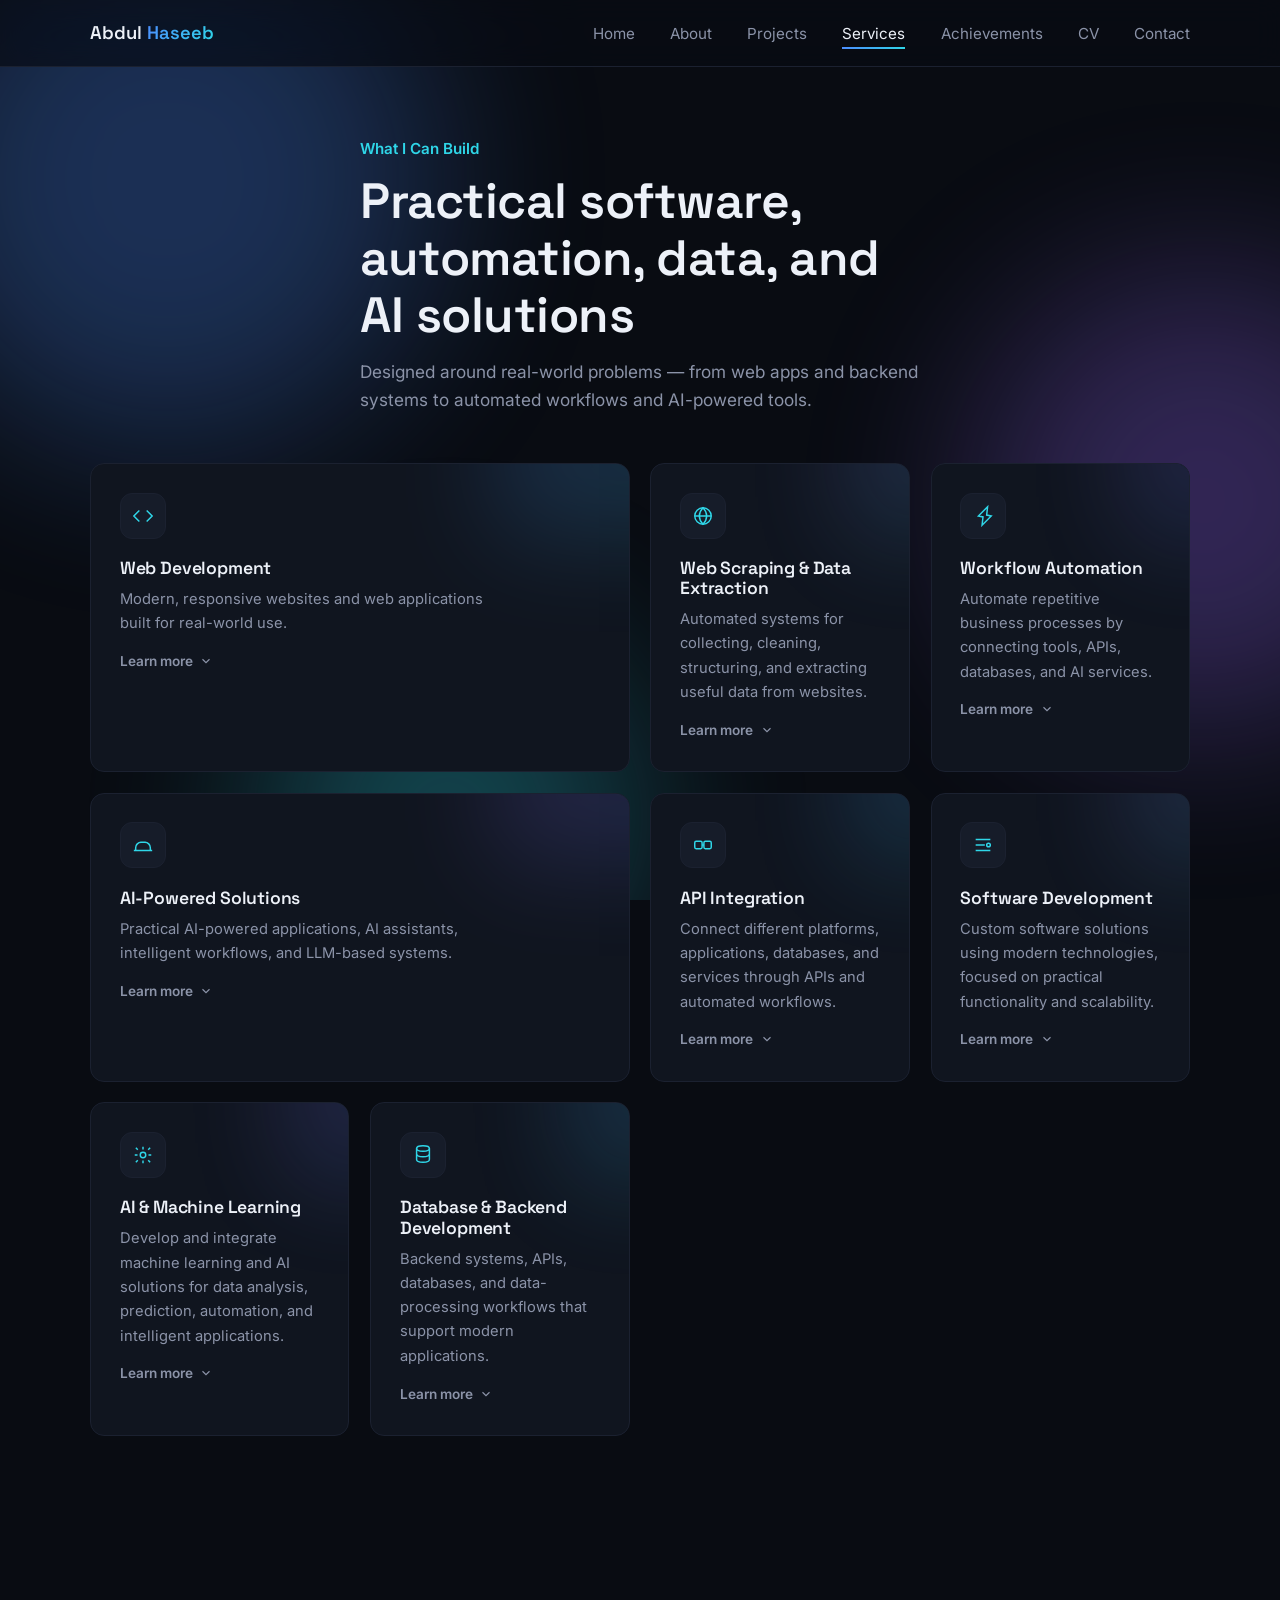
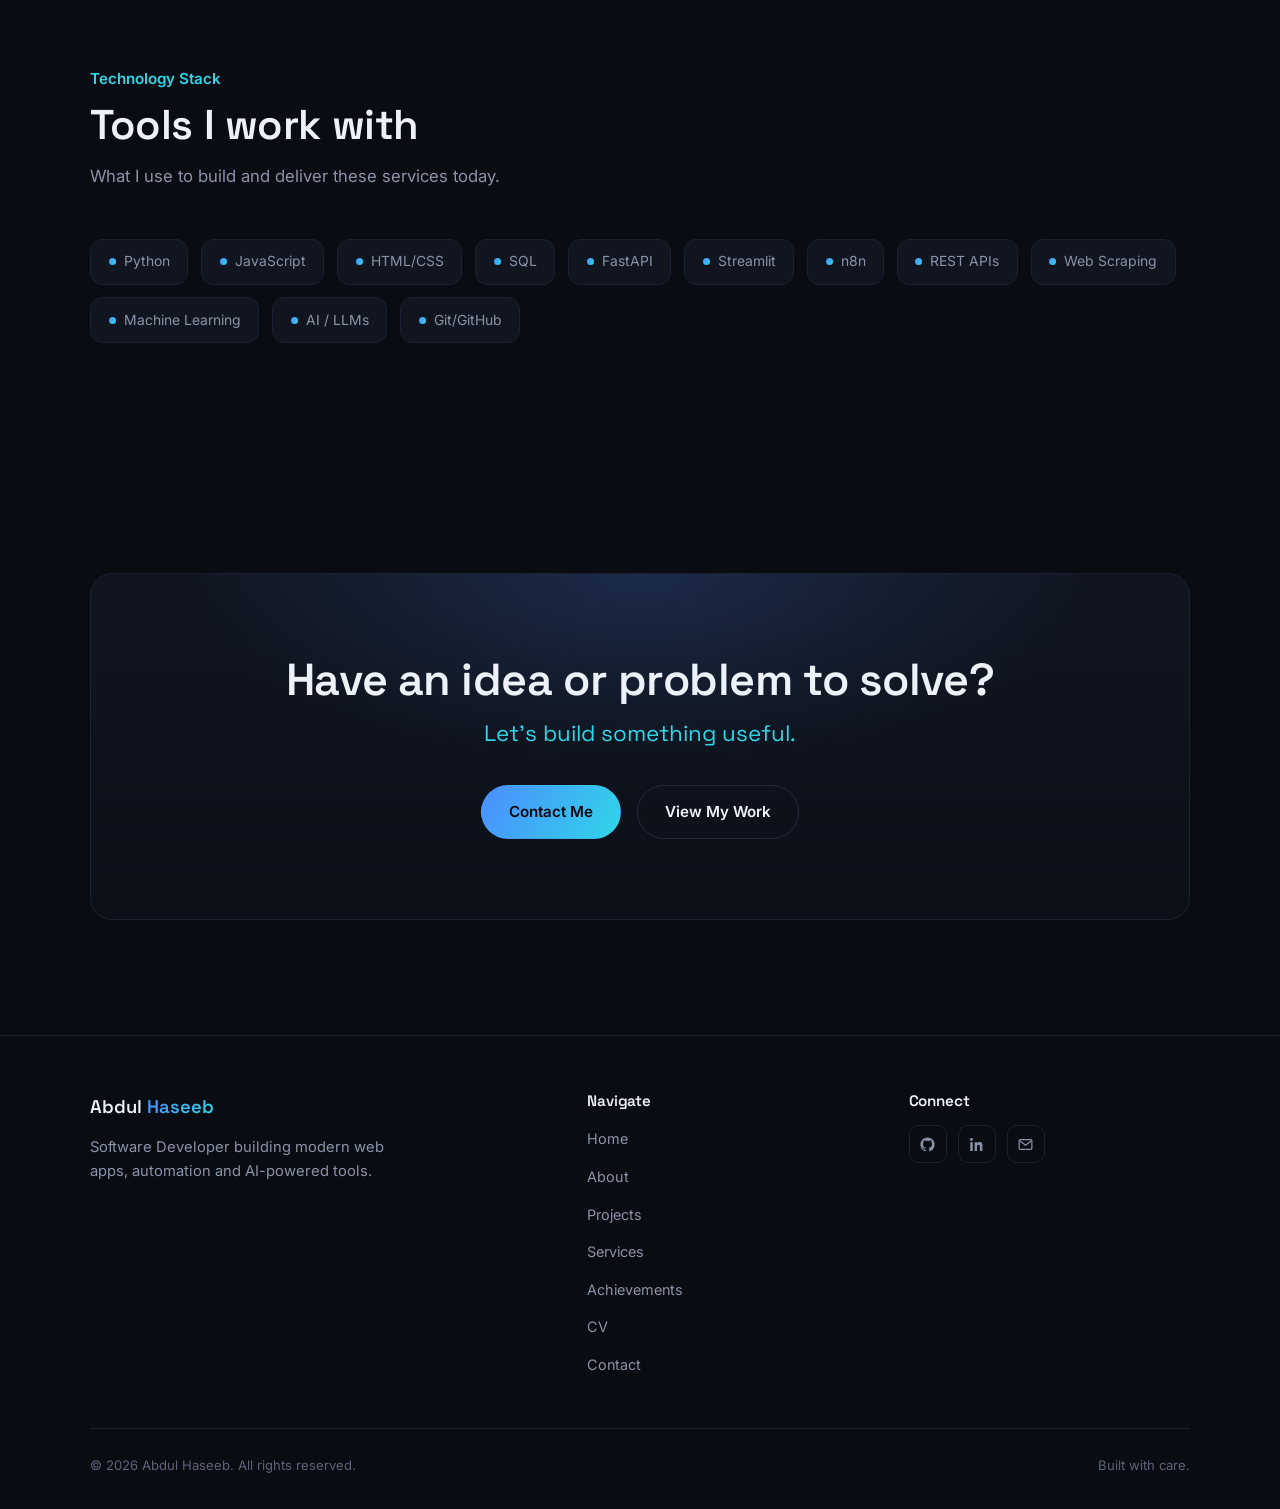
<file: services.html>
<!DOCTYPE html>
<html lang="en">
<head>
<meta charset="UTF-8" />
<meta name="viewport" content="width=device-width, initial-scale=1" />
<title>Services — Abdul Haseeb</title>
<meta name="description" content="Services offered by Abdul Haseeb — web development, web scraping, workflow automation, AI-powered solutions, API integration, software development, machine learning, and backend development." />
<link rel="icon" type="image/svg+xml" href="favicon.svg">
<meta property="og:type" content="website">
<meta property="og:site_name" content="Abdul Haseeb">
<meta property="og:title" content="Services — Abdul Haseeb">
<meta property="og:description" content="Services offered by Abdul Haseeb — web development, web scraping, workflow automation, AI-powered solutions, API integration, software development, machine learning, and backend development.">
<meta property="og:image" content="https://YOUR-DOMAIN.com/images/og-image.png">
<meta name="twitter:card" content="summary_large_image">
<meta name="theme-color" content="#090c12">
<link rel="preconnect" href="https://fonts.googleapis.com">
<link rel="preconnect" href="https://fonts.gstatic.com" crossorigin>
<link href="https://fonts.googleapis.com/css2?family=Space+Grotesk:wght@500;600;700&family=Inter:wght@400;500;600;700&display=swap" rel="stylesheet">
<link rel="stylesheet" href="css/style.css">
</head>
<body>

<div class="bg-glow" aria-hidden="true">
  <span class="g1"></span>
  <span class="g2"></span>
  <span class="g3"></span>
</div>

<header class="site-header" id="siteHeader">
  <nav class="nav">
    <a href="index.html" class="nav-logo">Abdul <span>Haseeb</span></a>
    <ul class="nav-links">
      <li><a href="index.html">Home</a></li>
      <li><a href="about.html">About</a></li>
      <li><a href="projects.html">Projects</a></li>
      <li><a href="services.html" class="active">Services</a></li>
      <li><a href="achievements.html">Achievements</a></li>
      <li><a href="cv.html">CV</a></li>
      <li><a href="contact.html">Contact</a></li>
    </ul>
    <button class="nav-toggle" id="navToggle" aria-label="Toggle navigation" aria-expanded="false">
      <span></span><span></span><span></span>
    </button>
  </nav>
</header>

<main>

  <!-- ============ INTRO ============ -->
  <section class="page-hero">
    <div class="container intro-panel reveal">
      <span class="section-tag">What I Can Build</span>
      <h1>Practical software, automation, data, and AI solutions</h1>
      <p>Designed around real-world problems — from web apps and backend systems to automated workflows and AI-powered tools.</p>
    </div>
  </section>

  <!-- ============ SERVICE GRID ============ -->
  <section class="section" style="padding-top:0;">
    <div class="container">
      <div class="services-bento" id="servicesBento">

        <div class="service-tile tile-lg tone-blue">
          <div class="tile-icon"><svg viewBox="0 0 24 24" fill="none" stroke="currentColor" stroke-width="1.6"><path d="m8 6-6 6 6 6M16 6l6 6-6 6"/></svg></div>
          <h3>Web Development</h3>
          <p>Modern, responsive websites and web applications built for real-world use.</p>
          <button class="tile-more" data-target="detail-1" aria-expanded="false">
            Learn more
            <svg viewBox="0 0 24 24" fill="none" stroke="currentColor" stroke-width="2"><path d="m6 9 6 6 6-6"/></svg>
          </button>
          <div class="tile-detail" id="detail-1" data-open="false">
            <div class="tile-detail-inner"><p>From marketing sites to interactive web apps — built responsive, fast, and easy to maintain.</p></div>
          </div>
        </div>

        <div class="service-tile tone-mixed">
          <div class="tile-icon"><svg viewBox="0 0 24 24" fill="none" stroke="currentColor" stroke-width="1.6"><circle cx="12" cy="12" r="9"/><path d="M3 12h18M12 3c2.5 2.6 4 6 4 9s-1.5 6.4-4 9c-2.5-2.6-4-6-4-9s1.5-6.4 4-9Z"/></svg></div>
          <h3>Web Scraping &amp; Data Extraction</h3>
          <p>Automated systems for collecting, cleaning, structuring, and extracting useful data from websites.</p>
          <button class="tile-more" data-target="detail-2" aria-expanded="false">
            Learn more
            <svg viewBox="0 0 24 24" fill="none" stroke="currentColor" stroke-width="2"><path d="m6 9 6 6 6-6"/></svg>
          </button>
          <div class="tile-detail" id="detail-2" data-open="false">
            <div class="tile-detail-inner"><p>Reliable pipelines that turn messy, real-world pages into clean, structured data.</p></div>
          </div>
        </div>

        <div class="service-tile tone-violet">
          <div class="tile-icon"><svg viewBox="0 0 24 24" fill="none" stroke="currentColor" stroke-width="1.6"><path d="M17 2 7 12l5 1-1 9 10-10-5-1 1-9Z"/></svg></div>
          <h3>Workflow Automation</h3>
          <p>Automate repetitive business processes by connecting tools, APIs, databases, and AI services.</p>
          <button class="tile-more" data-target="detail-3" aria-expanded="false">
            Learn more
            <svg viewBox="0 0 24 24" fill="none" stroke="currentColor" stroke-width="2"><path d="m6 9 6 6 6-6"/></svg>
          </button>
          <div class="tile-detail" id="detail-3" data-open="false">
            <div class="tile-detail-inner"><p>Workflows built with tools like n8n that remove manual, repetitive steps from a process.</p></div>
          </div>
        </div>

        <div class="service-tile tile-lg tone-violet">
          <div class="tile-icon"><svg viewBox="0 0 24 24" fill="none" stroke="currentColor" stroke-width="1.6"><path d="M4 18v-3a6 6 0 0 1 6-6h4a6 6 0 0 1 6 6v3"/><path d="M2 18h20"/><circle cx="9" cy="9" r=".6" fill="currentColor" stroke="none"/><circle cx="15" cy="9" r=".6" fill="currentColor" stroke="none"/></svg></div>
          <h3>AI-Powered Solutions</h3>
          <p>Practical AI-powered applications, AI assistants, intelligent workflows, and LLM-based systems.</p>
          <button class="tile-more" data-target="detail-4" aria-expanded="false">
            Learn more
            <svg viewBox="0 0 24 24" fill="none" stroke="currentColor" stroke-width="2"><path d="m6 9 6 6 6-6"/></svg>
          </button>
          <div class="tile-detail" id="detail-4" data-open="false">
            <div class="tile-detail-inner"><p>AI woven into real features — assistants, smart workflows, and LLM-backed tools that do useful work.</p></div>
          </div>
        </div>

        <div class="service-tile tone-blue">
          <div class="tile-icon"><svg viewBox="0 0 24 24" fill="none" stroke="currentColor" stroke-width="1.6"><rect x="3" y="8" width="8" height="8" rx="1.5"/><rect x="13" y="8" width="8" height="8" rx="1.5"/><path d="M11 12h2"/></svg></div>
          <h3>API Integration</h3>
          <p>Connect different platforms, applications, databases, and services through APIs and automated workflows.</p>
          <button class="tile-more" data-target="detail-5" aria-expanded="false">
            Learn more
            <svg viewBox="0 0 24 24" fill="none" stroke="currentColor" stroke-width="2"><path d="m6 9 6 6 6-6"/></svg>
          </button>
          <div class="tile-detail" id="detail-5" data-open="false">
            <div class="tile-detail-inner"><p>Clean, well-tested integrations that get your tools talking to each other reliably.</p></div>
          </div>
        </div>

        <div class="service-tile tone-mixed">
          <div class="tile-icon"><svg viewBox="0 0 24 24" fill="none" stroke="currentColor" stroke-width="1.6"><path d="M4 6h16M4 12h10M4 18h16"/><circle cx="18" cy="12" r="2"/></svg></div>
          <h3>Software Development</h3>
          <p>Custom software solutions using modern technologies, focused on practical functionality and scalability.</p>
          <button class="tile-more" data-target="detail-6" aria-expanded="false">
            Learn more
            <svg viewBox="0 0 24 24" fill="none" stroke="currentColor" stroke-width="2"><path d="m6 9 6 6 6-6"/></svg>
          </button>
          <div class="tile-detail" id="detail-6" data-open="false">
            <div class="tile-detail-inner"><p>Software structured to stay maintainable as it grows, not just work for a first demo.</p></div>
          </div>
        </div>

        <div class="service-tile tone-violet">
          <div class="tile-icon"><svg viewBox="0 0 24 24" fill="none" stroke="currentColor" stroke-width="1.6"><circle cx="12" cy="12" r="3"/><path d="M12 3v3M12 18v3M4.2 4.2l2.1 2.1M17.7 17.7l2.1 2.1M3 12h3M18 12h3M4.2 19.8l2.1-2.1M17.7 6.3l2.1-2.1"/></svg></div>
          <h3>AI &amp; Machine Learning</h3>
          <p>Develop and integrate machine learning and AI solutions for data analysis, prediction, automation, and intelligent applications.</p>
          <button class="tile-more" data-target="detail-7" aria-expanded="false">
            Learn more
            <svg viewBox="0 0 24 24" fill="none" stroke="currentColor" stroke-width="2"><path d="m6 9 6 6 6-6"/></svg>
          </button>
          <div class="tile-detail" id="detail-7" data-open="false">
            <div class="tile-detail-inner"><p>From data analysis to predictive models, built to plug into a larger application.</p></div>
          </div>
        </div>

        <div class="service-tile tone-blue">
          <div class="tile-icon"><svg viewBox="0 0 24 24" fill="none" stroke="currentColor" stroke-width="1.6"><ellipse cx="12" cy="5" rx="7" ry="3"/><path d="M5 5v6c0 1.7 3.1 3 7 3s7-1.3 7-3V5"/><path d="M5 11v6c0 1.7 3.1 3 7 3s7-1.3 7-3v-6"/></svg></div>
          <h3>Database &amp; Backend Development</h3>
          <p>Backend systems, APIs, databases, and data-processing workflows that support modern applications.</p>
          <button class="tile-more" data-target="detail-8" aria-expanded="false">
            Learn more
            <svg viewBox="0 0 24 24" fill="none" stroke="currentColor" stroke-width="2"><path d="m6 9 6 6 6-6"/></svg>
          </button>
          <div class="tile-detail" id="detail-8" data-open="false">
            <div class="tile-detail-inner"><p>Backends and databases designed to keep data fast, correct, and easy to build on.</p></div>
          </div>
        </div>

      </div>
    </div>
  </section>

  <!-- ============ TECH STACK ============ -->
  <section class="section" id="tech-stack">
    <div class="container">
      <div class="section-head reveal">
        <span class="section-tag">Technology Stack</span>
        <h2>Tools I work with</h2>
        <p>What I use to build and deliver these services today.</p>
      </div>

      <div class="tech-badge-grid reveal">
        <span class="tech-badge"><span class="tech-dot"></span>Python</span>
        <span class="tech-badge"><span class="tech-dot"></span>JavaScript</span>
        <span class="tech-badge"><span class="tech-dot"></span>HTML/CSS</span>
        <span class="tech-badge"><span class="tech-dot"></span>SQL</span>
        <span class="tech-badge"><span class="tech-dot"></span>FastAPI</span>
        <span class="tech-badge"><span class="tech-dot"></span>Streamlit</span>
        <span class="tech-badge"><span class="tech-dot"></span>n8n</span>
        <span class="tech-badge"><span class="tech-dot"></span>REST APIs</span>
        <span class="tech-badge"><span class="tech-dot"></span>Web Scraping</span>
        <span class="tech-badge"><span class="tech-dot"></span>Machine Learning</span>
        <span class="tech-badge"><span class="tech-dot"></span>AI / LLMs</span>
        <span class="tech-badge"><span class="tech-dot"></span>Git/GitHub</span>
      </div>
    </div>
  </section>

  <!-- ============ CLOSING CTA ============ -->
  <section class="section cta-section">
    <div class="container">
      <div class="cta-panel reveal">
        <h2>Have an idea or problem to solve?</h2>
        <p class="cta-sub">Let's build something useful.</p>
        <div class="cta-actions">
          <a href="contact.html" class="btn btn-primary">Contact Me</a>
          <a href="projects.html" class="btn btn-ghost">View My Work</a>
        </div>
      </div>
    </div>
  </section>

</main>

<footer class="site-footer">
  <div class="container">
    <div class="footer-top">
      <div class="footer-brand">
        <a href="index.html" class="nav-logo">Abdul <span>Haseeb</span></a>
        <p>Software Developer building modern web apps, automation and AI-powered tools.</p>
      </div>
      <div class="footer-col">
        <h4>Navigate</h4>
        <ul>
          <li><a href="index.html">Home</a></li>
          <li><a href="about.html">About</a></li>
          <li><a href="projects.html">Projects</a></li>
          <li><a href="services.html">Services</a></li>
          <li><a href="achievements.html">Achievements</a></li>
          <li><a href="cv.html">CV</a></li>
          <li><a href="contact.html">Contact</a></li>
        </ul>
      </div>
      <div class="footer-col">
        <h4>Connect</h4>
        <div class="footer-socials">
          <a href="https://github.com/haseebtech696" target="_blank" rel="noopener" aria-label="GitHub">
            <svg viewBox="0 0 24 24" fill="currentColor"><path d="M12 2a10 10 0 0 0-3.16 19.49c.5.09.68-.22.68-.48v-1.7c-2.78.6-3.37-1.34-3.37-1.34-.46-1.16-1.11-1.47-1.11-1.47-.91-.62.07-.6.07-.6 1 .07 1.53 1.03 1.53 1.03.9 1.53 2.36 1.09 2.94.83.09-.65.35-1.09.63-1.34-2.22-.25-4.56-1.11-4.56-4.94 0-1.09.39-1.98 1.03-2.68-.1-.25-.45-1.27.1-2.65 0 0 .84-.27 2.75 1.02a9.5 9.5 0 0 1 5 0c1.91-1.3 2.75-1.02 2.75-1.02.55 1.38.2 2.4.1 2.65.64.7 1.03 1.59 1.03 2.68 0 3.84-2.34 4.68-4.57 4.93.36.31.68.92.68 1.85v2.74c0 .26.18.58.69.48A10 10 0 0 0 12 2Z"/></svg>
          </a>
          <a href="https://www.linkedin.com/in/abdul-haseeb-956337294/" target="_blank" rel="noopener" aria-label="LinkedIn">
            <svg viewBox="0 0 24 24" fill="currentColor"><path d="M6.94 5a2 2 0 1 1-4-.02 2 2 0 0 1 4 .02ZM3.2 8.75h3.5V21H3.2V8.75Zm6.2 0h3.36v1.68h.05c.47-.87 1.6-1.8 3.3-1.8 3.54 0 4.19 2.28 4.19 5.24V21h-3.5v-5.62c0-1.34-.02-3.07-1.88-3.07-1.88 0-2.17 1.45-2.17 2.96V21H9.4V8.75Z"/></svg>
          </a>
          <a href="mailto:abdulhaseebkhursheed123@gmail.com" aria-label="Email">
            <svg viewBox="0 0 24 24" fill="none" stroke="currentColor" stroke-width="1.7"><rect x="3" y="5" width="18" height="14" rx="2"/><path d="m4 7 8 6 8-6"/></svg>
          </a>
        </div>
      </div>
    </div>
    <div class="footer-bottom">
      <span>© 2026 Abdul Haseeb. All rights reserved.</span>
      <span>Built with care.</span>
    </div>
  </div>
</footer>

<script src="js/main.js"></script>
<script src="js/services.js"></script>
</body>
</html>
</file>
<file: css/style.css>
/* =========================================================
   Abdul Haseeb — Portfolio
   Design system: near-black charcoal base, electric blue /
   cyan / violet accents, Space Grotesk display + Inter body.
   ========================================================= */

:root {
  /* --- color tokens --- */
  --bg: #090c12;
  --bg-soft: #0c1019;
  --surface: #10151f;
  --surface-2: #161c29;
  --border: #232b3d;
  --border-soft: #1b2130;

  --text: #edf1f8;
  --text-muted: #8b93a8;
  --text-faint: #5c637a;

  --blue: #4c8dff;
  --cyan: #2fd6e8;
  --violet: #9b6bff;

  --gradient-primary: linear-gradient(120deg, var(--blue), var(--cyan));
  --gradient-violet: linear-gradient(135deg, var(--violet), var(--blue));

  /* --- type --- */
  --font-display: "Space Grotesk", "Inter", sans-serif;
  --font-body: "Inter", sans-serif;

  /* --- layout --- */
  --max-width: 1180px;
  --section-pad: clamp(4.5rem, 9vw, 8rem);
  --radius-md: 14px;
  --radius-lg: 22px;

  --ease: cubic-bezier(0.16, 1, 0.3, 1);
}

@media (prefers-reduced-motion: reduce) {
  *, *::before, *::after {
    animation-duration: 0.001ms !important;
    animation-iteration-count: 1 !important;
    transition-duration: 0.001ms !important;
    scroll-behavior: auto !important;
  }
}

* { box-sizing: border-box; }

html {
  scroll-behavior: smooth;
}

body {
  margin: 0;
  background: var(--bg);
  color: var(--text);
  font-family: var(--font-body);
  font-size: 16px;
  line-height: 1.65;
  -webkit-font-smoothing: antialiased;
  overflow-x: hidden;
}

img { max-width: 100%; display: block; }

a { color: inherit; text-decoration: none; }

ul { list-style: none; margin: 0; padding: 0; }

h1, h2, h3, h4 {
  font-family: var(--font-display);
  font-weight: 600;
  line-height: 1.15;
  margin: 0;
  letter-spacing: -0.01em;
}

p { margin: 0; }

::selection {
  background: rgba(76, 141, 255, 0.35);
  color: #fff;
}

:focus-visible {
  outline: 2px solid var(--cyan);
  outline-offset: 3px;
  border-radius: 4px;
}

.container {
  max-width: var(--max-width);
  margin: 0 auto;
  padding: 0 clamp(1.5rem, 5vw, 2.5rem);
}

/* =========================================================
   Background: soft drifting glow shapes (no scanning/sweep)
   ========================================================= */

.bg-glow {
  position: fixed;
  inset: 0;
  z-index: 0;
  overflow: hidden;
  pointer-events: none;
}

.bg-glow span {
  position: absolute;
  border-radius: 50%;
  filter: blur(90px);
  opacity: 0.28;
  will-change: transform, opacity;
}

.bg-glow .g1 {
  width: 42vw;
  height: 42vw;
  top: -10%;
  left: -8%;
  background: var(--blue);
  animation: drift1 26s ease-in-out infinite;
}

.bg-glow .g2 {
  width: 36vw;
  height: 36vw;
  top: 30%;
  right: -12%;
  background: var(--violet);
  animation: drift2 32s ease-in-out infinite;
}

.bg-glow .g3 {
  width: 30vw;
  height: 30vw;
  bottom: -12%;
  left: 20%;
  background: var(--cyan);
  animation: drift3 30s ease-in-out infinite;
}

@keyframes drift1 {
  0%, 100% { transform: translate(0, 0) scale(1); opacity: 0.26; }
  50% { transform: translate(4vw, 6vh) scale(1.12); opacity: 0.36; }
}
@keyframes drift2 {
  0%, 100% { transform: translate(0, 0) scale(1); opacity: 0.22; }
  50% { transform: translate(-5vw, 4vh) scale(1.08); opacity: 0.3; }
}
@keyframes drift3 {
  0%, 100% { transform: translate(0, 0) scale(1); opacity: 0.2; }
  50% { transform: translate(3vw, -5vh) scale(1.1); opacity: 0.3; }
}

/* =========================================================
   Navigation
   ========================================================= */

.site-header {
  position: fixed;
  top: 0;
  left: 0;
  right: 0;
  z-index: 100;
  background: rgba(9, 12, 18, 0.72);
  backdrop-filter: blur(14px) saturate(140%);
  -webkit-backdrop-filter: blur(14px) saturate(140%);
  border-bottom: 1px solid var(--border-soft);
}

.nav {
  display: flex;
  align-items: center;
  justify-content: space-between;
  padding: 1.1rem clamp(1.5rem, 5vw, 2.5rem);
  max-width: var(--max-width);
  margin: 0 auto;
}

.nav-logo {
  font-family: var(--font-display);
  font-weight: 600;
  font-size: 1.15rem;
  color: var(--text);
}

.nav-logo span {
  background: var(--gradient-primary);
  -webkit-background-clip: text;
  background-clip: text;
  color: transparent;
}

.nav-links {
  display: flex;
  gap: 2.2rem;
}

.nav-links a {
  font-size: 0.95rem;
  color: var(--text-muted);
  transition: color 0.25s var(--ease);
  position: relative;
}

.nav-links a:hover,
.nav-links a.active {
  color: var(--text);
}

.nav-links a::after {
  content: "";
  position: absolute;
  left: 0;
  bottom: -6px;
  width: 0;
  height: 2px;
  background: var(--gradient-primary);
  transition: width 0.3s var(--ease);
}

.nav-links a:hover::after,
.nav-links a.active::after {
  width: 100%;
}

.nav-toggle {
  display: none;
  flex-direction: column;
  gap: 5px;
  background: none;
  border: none;
  cursor: pointer;
  padding: 6px;
}

.nav-toggle span {
  width: 22px;
  height: 2px;
  background: var(--text);
  transition: transform 0.3s var(--ease), opacity 0.3s var(--ease);
}

/* =========================================================
   Buttons
   ========================================================= */

.btn {
  display: inline-flex;
  align-items: center;
  justify-content: center;
  gap: 0.5rem;
  padding: 0.85rem 1.7rem;
  border-radius: 999px;
  font-family: var(--font-body);
  font-weight: 600;
  font-size: 0.95rem;
  cursor: pointer;
  border: 1px solid transparent;
  transition: transform 0.35s var(--ease), box-shadow 0.35s var(--ease), background 0.35s var(--ease), border-color 0.35s var(--ease);
  white-space: nowrap;
}

.btn-primary {
  background: var(--gradient-primary);
  color: #060810;
}

.btn-primary:hover {
  transform: translateY(-2px);
  box-shadow: 0 14px 30px -10px rgba(76, 141, 255, 0.55);
}

.btn-ghost {
  background: transparent;
  color: var(--text);
  border-color: var(--border);
}

.btn-ghost:hover {
  border-color: var(--cyan);
  color: var(--cyan);
  transform: translateY(-2px);
}

.btn-sm {
  padding: 0.55rem 1.15rem;
  font-size: 0.85rem;
}

.btn:active { transform: translateY(0); }

/* =========================================================
   Section shell + scroll reveal
   ========================================================= */

.section {
  position: relative;
  z-index: 1;
  padding: var(--section-pad) 0;
}

.section-head {
  max-width: 620px;
  margin-bottom: 3rem;
}

.section-tag {
  color: var(--cyan);
  font-size: 0.95rem;
  font-weight: 600;
  margin-bottom: 0.6rem;
  display: block;
}

.section-head h2 {
  font-size: clamp(1.9rem, 3.4vw, 2.6rem);
  margin-bottom: 0.9rem;
}

.section-head p {
  color: var(--text-muted);
  font-size: 1.05rem;
}

.reveal {
  opacity: 0;
  transform: translateY(28px);
  transition: opacity 0.9s var(--ease), transform 0.9s var(--ease);
}

.reveal.is-visible {
  opacity: 1;
  transform: translateY(0);
}

/* =========================================================
   Hero
   ========================================================= */

.hero {
  position: relative;
  z-index: 1;
  min-height: 100svh;
  display: flex;
  align-items: center;
  padding-top: 6rem;
  padding-bottom: 4rem;
}

.hero .container {
  display: grid;
  grid-template-columns: 1.1fr 0.9fr;
  gap: clamp(2rem, 5vw, 4rem);
  align-items: center;
}

.hero-eyebrow {
  color: var(--cyan);
  font-weight: 600;
  font-size: 1rem;
  margin-bottom: 1.1rem;
  opacity: 0;
  animation: fadeUp 0.8s var(--ease) 0.15s forwards;
}

.hero-name {
  font-size: clamp(2.6rem, 5.6vw, 4.2rem);
  margin-bottom: 0.6rem;
  opacity: 0;
  animation: fadeUp 0.9s var(--ease) 0.3s forwards;
}

.hero-title {
  font-size: clamp(1.05rem, 1.6vw, 1.3rem);
  color: var(--text-muted);
  font-weight: 500;
  margin-bottom: 1.4rem;
  opacity: 0;
  animation: fadeUp 0.9s var(--ease) 0.45s forwards;
}

.hero-tagline {
  font-family: var(--font-display);
  font-size: clamp(1.2rem, 2.1vw, 1.55rem);
  font-weight: 500;
  color: var(--text);
  margin-bottom: 1.3rem;
  max-width: 34ch;
  opacity: 0;
  animation: fadeUp 0.9s var(--ease) 0.6s forwards;
}

.hero-desc {
  color: var(--text-muted);
  font-size: 1.02rem;
  max-width: 46ch;
  margin-bottom: 2.2rem;
  opacity: 0;
  animation: fadeUp 0.9s var(--ease) 0.75s forwards;
}

.hero-actions {
  display: flex;
  gap: 1rem;
  flex-wrap: wrap;
  opacity: 0;
  animation: fadeUp 0.9s var(--ease) 0.9s forwards;
}

@keyframes fadeUp {
  from { opacity: 0; transform: translateY(18px); }
  to { opacity: 1; transform: translateY(0); }
}

.hero-photo-wrap {
  position: relative;
  display: flex;
  justify-content: center;
}

.hero-photo-frame {
  position: relative;
  width: min(340px, 80vw);
  aspect-ratio: 1 / 1.08;
  border-radius: var(--radius-lg);
  padding: 3px;
  background: var(--gradient-violet);
  animation: glowPulse 5s ease-in-out infinite;
  clip-path: inset(0 100% 0 0 round var(--radius-lg));
  animation: reveal-wipe 1.1s var(--ease) 0.3s forwards, glowPulse 5s ease-in-out 1.4s infinite;
}

@keyframes reveal-wipe {
  to { clip-path: inset(0 0% 0 0 round var(--radius-lg)); }
}

@keyframes glowPulse {
  0%, 100% { box-shadow: 0 0 40px -8px rgba(76, 141, 255, 0.45); }
  50% { box-shadow: 0 0 60px -6px rgba(155, 107, 255, 0.55); }
}

.hero-photo-inner {
  width: 100%;
  height: 100%;
  border-radius: calc(var(--radius-lg) - 3px);
  background: var(--surface);
  overflow: hidden;
  position: relative;
}

.hero-photo-inner svg {
  width: 100%;
  height: 100%;
}

.hero-photo-badge {
  position: absolute;
  bottom: -18px;
  right: -14px;
  background: var(--surface-2);
  border: 1px solid var(--border);
  border-radius: 999px;
  padding: 0.55rem 1rem;
  font-size: 0.82rem;
  color: var(--text-muted);
  display: flex;
  align-items: center;
  gap: 0.5rem;
  opacity: 0;
  animation: fadeUp 0.8s var(--ease) 1.3s forwards;
}

.hero-photo-badge .dot {
  width: 8px;
  height: 8px;
  border-radius: 50%;
  background: var(--cyan);
  box-shadow: 0 0 10px var(--cyan);
}

/* =========================================================
   Skills
   ========================================================= */

.skills-grid {
  display: grid;
  grid-template-columns: repeat(4, 1fr);
  gap: 1.1rem;
}

.skill-card {
  background: var(--surface);
  border: 1px solid var(--border-soft);
  border-radius: var(--radius-md);
  padding: 1.6rem 1.5rem;
  transition: transform 0.4s var(--ease), border-color 0.4s var(--ease), background 0.4s var(--ease);
}

.skill-card:hover {
  transform: translateY(-6px);
  border-color: rgba(47, 214, 232, 0.4);
  background: var(--surface-2);
}

.skill-icon {
  width: 42px;
  height: 42px;
  border-radius: 10px;
  display: flex;
  align-items: center;
  justify-content: center;
  background: rgba(76, 141, 255, 0.12);
  color: var(--cyan);
  margin-bottom: 1rem;
}

.skill-icon svg { width: 22px; height: 22px; }

.skill-card h3 {
  font-size: 1.02rem;
  margin-bottom: 0.4rem;
}

.skill-card p {
  color: var(--text-muted);
  font-size: 0.9rem;
}

/* =========================================================
   About
   ========================================================= */

.about {
  display: grid;
  grid-template-columns: 0.9fr 1.1fr;
  gap: clamp(2rem, 5vw, 4rem);
  align-items: center;
}

.about-visual {
  position: relative;
  border-radius: var(--radius-lg);
  border: 1px solid var(--border-soft);
  background: var(--surface);
  padding: 2.4rem;
  overflow: hidden;
}

.about-visual::before {
  content: "";
  position: absolute;
  inset: -40% -40% auto auto;
  width: 60%;
  height: 60%;
  background: var(--gradient-violet);
  filter: blur(70px);
  opacity: 0.35;
}

.about-stat {
  position: relative;
  z-index: 1;
  display: flex;
  flex-direction: column;
  gap: 1.6rem;
}

.about-stat-item .num {
  font-family: var(--font-display);
  font-size: 2.1rem;
  background: var(--gradient-primary);
  -webkit-background-clip: text;
  background-clip: text;
  color: transparent;
}

.about-stat-item .label {
  color: var(--text-muted);
  font-size: 0.92rem;
  margin-top: 0.2rem;
}

.about-body p {
  color: var(--text-muted);
  margin-bottom: 1.1rem;
  font-size: 1.02rem;
}

.about-body p:last-child { margin-bottom: 0; }

.about-body strong { color: var(--text); font-weight: 600; }

/* =========================================================
   Work / Projects
   ========================================================= */

.work-grid {
  display: grid;
  grid-template-columns: repeat(3, 1fr);
  gap: 1.5rem;
}

.project-card {
  background: var(--surface);
  border: 1px solid var(--border-soft);
  border-radius: var(--radius-md);
  overflow: hidden;
  transition: transform 0.45s var(--ease), box-shadow 0.45s var(--ease), border-color 0.45s var(--ease);
}

.project-card:hover {
  transform: translateY(-8px);
  border-color: rgba(76, 141, 255, 0.4);
  box-shadow: 0 20px 40px -18px rgba(76, 141, 255, 0.35);
}

.project-thumb {
  position: relative;
  aspect-ratio: 16 / 10;
  background: var(--surface-2);
  display: flex;
  align-items: center;
  justify-content: center;
  overflow: hidden;
}

.project-thumb .thumb-glow {
  position: absolute;
  inset: 0;
  background: var(--gradient-primary);
  opacity: 0.16;
  transition: opacity 0.5s var(--ease), transform 0.6s var(--ease);
}

.project-card:hover .thumb-glow {
  opacity: 0.28;
  transform: scale(1.08);
}

.project-thumb svg {
  width: 30%;
  height: 30%;
  color: var(--text-faint);
  position: relative;
  z-index: 1;
}

.project-body {
  padding: 1.5rem 1.5rem 1.7rem;
}

.project-body h3 {
  font-size: 1.08rem;
  margin-bottom: 0.55rem;
}

.project-body p {
  color: var(--text-muted);
  font-size: 0.92rem;
  margin-bottom: 1.1rem;
}

.tech-tags {
  display: flex;
  flex-wrap: wrap;
  gap: 0.45rem;
  margin-bottom: 1.3rem;
}

.tech-tags span {
  font-size: 0.75rem;
  color: var(--text-muted);
  background: var(--surface-2);
  border: 1px solid var(--border-soft);
  padding: 0.25rem 0.65rem;
  border-radius: 999px;
}

.project-links {
  display: flex;
  gap: 0.7rem;
}

.project-links a {
  font-size: 0.85rem;
  font-weight: 600;
  color: var(--text-muted);
  display: inline-flex;
  align-items: center;
  gap: 0.4rem;
  transition: color 0.25s var(--ease);
}

.project-links a:hover { color: var(--cyan); }
.project-links svg { width: 15px; height: 15px; }

.work-footer {
  display: flex;
  justify-content: center;
  margin-top: 3rem;
}

/* =========================================================
   Services
   ========================================================= */

.services-grid {
  display: grid;
  grid-template-columns: repeat(3, 1fr);
  gap: 1.3rem;
}

.service-card {
  padding: 1.8rem;
  border-radius: var(--radius-md);
  background: linear-gradient(180deg, var(--surface) 0%, var(--bg-soft) 100%);
  border: 1px solid var(--border-soft);
  transition: transform 0.4s var(--ease), border-color 0.4s var(--ease);
}

.service-card:hover {
  transform: translateY(-5px);
  border-color: rgba(155, 107, 255, 0.4);
}

.service-icon {
  width: 46px;
  height: 46px;
  border-radius: 12px;
  background: var(--gradient-violet);
  display: flex;
  align-items: center;
  justify-content: center;
  margin-bottom: 1.1rem;
}

.service-icon svg { width: 24px; height: 24px; color: #080910; }

.service-card h3 {
  font-size: 1.05rem;
  margin-bottom: 0.5rem;
}

.service-card p {
  color: var(--text-muted);
  font-size: 0.92rem;
}

/* =========================================================
   Technology
   ========================================================= */

.tech-grid {
  display: flex;
  flex-wrap: wrap;
  gap: 0.9rem;
}

.tech-chip {
  display: inline-flex;
  align-items: center;
  gap: 0.55rem;
  padding: 0.7rem 1.2rem;
  border-radius: 999px;
  background: var(--surface);
  border: 1px solid var(--border-soft);
  font-size: 0.9rem;
  color: var(--text-muted);
  transition: border-color 0.3s var(--ease), color 0.3s var(--ease), transform 0.3s var(--ease);
}

.tech-chip:hover {
  border-color: var(--cyan);
  color: var(--text);
  transform: translateY(-3px);
}

.tech-chip .tech-dot {
  width: 8px;
  height: 8px;
  border-radius: 50%;
  background: var(--gradient-primary);
}

/* =========================================================
   Currently learning path
   ========================================================= */

.path-row {
  display: flex;
  align-items: center;
  flex-wrap: wrap;
  gap: 0.9rem;
  padding: 2rem;
  border-radius: var(--radius-lg);
  border: 1px solid var(--border-soft);
  background: var(--surface);
}

.path-step {
  font-family: var(--font-display);
  font-size: 1.05rem;
  color: var(--text);
  padding: 0.6rem 1.1rem;
  border-radius: 999px;
  background: var(--surface-2);
}

.path-step.active {
  background: var(--gradient-primary);
  color: #060810;
}

.path-arrow {
  color: var(--text-faint);
  width: 18px;
  height: 18px;
  flex-shrink: 0;
}

/* =========================================================
   Closing CTA
   ========================================================= */

.cta-section {
  text-align: center;
}

.cta-panel {
  position: relative;
  border-radius: var(--radius-lg);
  border: 1px solid var(--border-soft);
  background: linear-gradient(180deg, var(--surface) 0%, var(--bg-soft) 100%);
  padding: clamp(3rem, 7vw, 5rem) clamp(1.5rem, 6vw, 4rem);
  overflow: hidden;
}

.cta-panel::before {
  content: "";
  position: absolute;
  inset: 0;
  background: radial-gradient(60% 80% at 50% 0%, rgba(76, 141, 255, 0.18), transparent 70%);
  pointer-events: none;
}

.cta-panel h2 {
  font-size: clamp(1.9rem, 4vw, 2.8rem);
  margin-bottom: 0.6rem;
  position: relative;
}

.cta-panel .cta-sub {
  font-family: var(--font-display);
  font-size: clamp(1.1rem, 2vw, 1.4rem);
  color: var(--cyan);
  margin-bottom: 2rem;
  position: relative;
}

.cta-actions {
  display: flex;
  gap: 1rem;
  justify-content: center;
  flex-wrap: wrap;
  position: relative;
}

/* =========================================================
   Footer
   ========================================================= */

.site-footer {
  position: relative;
  z-index: 1;
  border-top: 1px solid var(--border-soft);
  padding: 3.5rem 0 2rem;
}

.footer-top {
  display: grid;
  grid-template-columns: 1.3fr 0.8fr 0.8fr;
  gap: 2.5rem;
  margin-bottom: 2.5rem;
}

.footer-brand .nav-logo { margin-bottom: 0.8rem; display: inline-block; }

.footer-brand p {
  color: var(--text-muted);
  font-size: 0.92rem;
  max-width: 34ch;
}

.footer-col h4 {
  font-size: 0.95rem;
  margin-bottom: 1rem;
  color: var(--text);
}

.footer-col ul li {
  margin-bottom: 0.7rem;
}

.footer-col a {
  color: var(--text-muted);
  font-size: 0.9rem;
  transition: color 0.25s var(--ease);
}

.footer-col a:hover { color: var(--cyan); }

.footer-socials {
  display: flex;
  gap: 0.7rem;
}

.footer-socials a {
  width: 38px;
  height: 38px;
  border-radius: 10px;
  border: 1px solid var(--border-soft);
  display: flex;
  align-items: center;
  justify-content: center;
  color: var(--text-muted);
  transition: color 0.25s var(--ease), border-color 0.25s var(--ease), transform 0.25s var(--ease);
}

.footer-socials a:hover {
  color: var(--cyan);
  border-color: var(--cyan);
  transform: translateY(-3px);
}

.footer-socials svg { width: 17px; height: 17px; }

.footer-bottom {
  border-top: 1px solid var(--border-soft);
  padding-top: 1.6rem;
  display: flex;
  justify-content: space-between;
  flex-wrap: wrap;
  gap: 0.8rem;
  color: var(--text-faint);
  font-size: 0.82rem;
}

/* =========================================================
   Responsive
   ========================================================= */

@media (max-width: 980px) {
  .skills-grid { grid-template-columns: repeat(2, 1fr); }
  .work-grid { grid-template-columns: repeat(2, 1fr); }
  .services-grid { grid-template-columns: repeat(2, 1fr); }
  .about { grid-template-columns: 1fr; }
  .about-visual { order: 2; }
  .footer-top { grid-template-columns: 1fr 1fr; }
}

@media (max-width: 760px) {
  .nav-links { display: none; }
  .nav-toggle { display: flex; }

  .site-header.open .nav-links {
    display: flex;
    position: absolute;
    top: 100%;
    left: 0;
    right: 0;
    flex-direction: column;
    background: var(--bg-soft);
    padding: 1.5rem clamp(1.5rem, 5vw, 2.5rem) 2rem;
    border-bottom: 1px solid var(--border-soft);
    gap: 1.2rem;
  }

  .hero .container { grid-template-columns: 1fr; text-align: center; }
  .hero-photo-wrap { order: -1; margin-bottom: 1rem; }
  .hero-tagline, .hero-desc { max-width: 100%; margin-left: auto; margin-right: auto; }
  .hero-actions { justify-content: center; }

  .skills-grid { grid-template-columns: 1fr 1fr; }
  .work-grid { grid-template-columns: 1fr; }
  .services-grid { grid-template-columns: 1fr; }
  .footer-top { grid-template-columns: 1fr; gap: 2rem; }
  .footer-bottom { flex-direction: column; text-align: center; }
}

@media (max-width: 480px) {
  .skills-grid { grid-template-columns: 1fr; }
  .path-row { justify-content: center; }
}

/* =========================================================
   Portfolio page: filter tabs, project grid, lightbox
   ========================================================= */

.page-hero {
  padding: 8.5rem 0 3rem;
  position: relative;
  z-index: 1;
}

.page-hero .section-tag { display: block; margin-bottom: 0.7rem; }

.page-hero h1 {
  font-size: clamp(2.2rem, 4.6vw, 3.4rem);
  margin-bottom: 0.9rem;
}

.page-hero p {
  color: var(--text-muted);
  font-size: 1.05rem;
  max-width: 56ch;
}

.filter-tabs {
  display: flex;
  flex-wrap: wrap;
  gap: 0.7rem;
  margin-bottom: 2.8rem;
}

.filter-tab {
  position: relative;
  padding: 0.7rem 1.35rem;
  border-radius: 999px;
  border: 1px solid var(--border);
  background: var(--surface);
  color: var(--text-muted);
  font-family: var(--font-body);
  font-weight: 600;
  font-size: 0.9rem;
  cursor: pointer;
  transition: color 0.35s var(--ease), border-color 0.35s var(--ease), background 0.35s var(--ease), transform 0.35s var(--ease);
}

.filter-tab:hover {
  color: var(--text);
  border-color: rgba(47, 214, 232, 0.5);
}

.filter-tab.active {
  background: var(--gradient-primary);
  color: #060810;
  border-color: transparent;
  transform: translateY(-1px);
}

.portfolio-grid {
  display: grid;
  grid-template-columns: repeat(3, 1fr);
  gap: 1.5rem;
}

.portfolio-card {
  background: var(--surface);
  border: 1px solid var(--border-soft);
  border-radius: var(--radius-md);
  overflow: hidden;
  cursor: pointer;
  opacity: 0;
  transform: translateY(22px) scale(0.99);
  transition: opacity 0.55s var(--ease), transform 0.55s var(--ease), box-shadow 0.4s var(--ease), border-color 0.4s var(--ease);
}

/* shown = either scrolled into view (initial category) or switched in via a filter tab */
.portfolio-card.is-shown {
  opacity: 1;
  transform: translateY(0) scale(1);
}

.portfolio-card.is-shown:hover {
  transform: translateY(-7px) scale(1);
  border-color: rgba(76, 141, 255, 0.4);
  box-shadow: 0 22px 42px -20px rgba(76, 141, 255, 0.4);
}

.portfolio-thumb {
  position: relative;
  aspect-ratio: 4 / 3;
  overflow: hidden;
  background: var(--surface-2);
  display: flex;
  align-items: center;
  justify-content: center;
}

.portfolio-thumb .thumb-glow {
  position: absolute;
  inset: 0;
  opacity: 0.18;
  transition: opacity 0.5s var(--ease), transform 0.6s var(--ease);
}

.portfolio-thumb.tone-blue .thumb-glow { background: var(--gradient-primary); }
.portfolio-thumb.tone-violet .thumb-glow { background: var(--gradient-violet); }
.portfolio-thumb.tone-mixed .thumb-glow { background: linear-gradient(120deg, var(--violet), var(--cyan)); }

.portfolio-card:hover .thumb-glow {
  opacity: 0.3;
  transform: scale(1.07);
}

.portfolio-thumb svg {
  width: 26%;
  height: 26%;
  color: var(--text-faint);
  position: relative;
  z-index: 1;
  transition: transform 0.5s var(--ease);
}

.portfolio-card.is-shown:hover .portfolio-thumb svg {
  transform: scale(1.1);
}

.portfolio-body {
  padding: 1.3rem 1.4rem 1.5rem;
}

.portfolio-body .cat-label {
  font-size: 0.75rem;
  color: var(--cyan);
  font-weight: 600;
  margin-bottom: 0.5rem;
  display: block;
}

.portfolio-body h3 {
  font-size: 1.02rem;
  margin-bottom: 0.45rem;
}

.portfolio-body p {
  color: var(--text-muted);
  font-size: 0.9rem;
}

.portfolio-empty {
  text-align: center;
  padding: 3rem 0;
  color: var(--text-faint);
  display: none;
}

/* --- Lightbox --- */

.lightbox {
  position: fixed;
  inset: 0;
  z-index: 300;
  display: flex;
  align-items: center;
  justify-content: center;
  padding: 2rem;
  opacity: 0;
  visibility: hidden;
  transition: opacity 0.4s var(--ease), visibility 0.4s;
}

.lightbox.open {
  opacity: 1;
  visibility: visible;
}

.lightbox-backdrop {
  position: absolute;
  inset: 0;
  background: rgba(6, 8, 13, 0.85);
  backdrop-filter: blur(6px);
  -webkit-backdrop-filter: blur(6px);
}

.lightbox-panel {
  position: relative;
  z-index: 1;
  max-width: 780px;
  width: 100%;
  max-height: 88vh;
  overflow: auto;
  background: var(--surface);
  border: 1px solid var(--border);
  border-radius: var(--radius-lg);
  transform: translateY(18px) scale(0.97);
  opacity: 0;
  transition: transform 0.45s var(--ease), opacity 0.45s var(--ease);
}

.lightbox.open .lightbox-panel {
  transform: translateY(0) scale(1);
  opacity: 1;
}

.lightbox-media {
  position: relative;
  aspect-ratio: 16 / 9;
  background: var(--surface-2);
  display: flex;
  align-items: center;
  justify-content: center;
  overflow: hidden;
}

.lightbox-media .thumb-glow {
  position: absolute;
  inset: 0;
  opacity: 0.22;
}

.lightbox-media.tone-blue .thumb-glow { background: var(--gradient-primary); }
.lightbox-media.tone-violet .thumb-glow { background: var(--gradient-violet); }
.lightbox-media.tone-mixed .thumb-glow { background: linear-gradient(120deg, var(--violet), var(--cyan)); }

.lightbox-media svg {
  width: 18%;
  height: 18%;
  color: var(--text-faint);
  position: relative;
  z-index: 1;
}

.lightbox-info {
  padding: 1.8rem 2rem 2.1rem;
}

.lightbox-info .cat-label {
  font-size: 0.8rem;
  color: var(--cyan);
  font-weight: 600;
  margin-bottom: 0.6rem;
  display: block;
}

.lightbox-info h3 {
  font-size: 1.35rem;
  margin-bottom: 0.7rem;
}

.lightbox-info p {
  color: var(--text-muted);
  font-size: 0.98rem;
}

.lightbox-info .tech-tags {
  margin-top: 1.1rem;
  margin-bottom: 0.2rem;
}

.lightbox-info .project-links {
  margin-top: 1rem;
}

.lightbox-close {
  position: absolute;
  top: 1rem;
  right: 1rem;
  z-index: 2;
  width: 38px;
  height: 38px;
  border-radius: 50%;
  background: rgba(9, 12, 18, 0.6);
  border: 1px solid var(--border);
  color: var(--text);
  display: flex;
  align-items: center;
  justify-content: center;
  cursor: pointer;
  transition: border-color 0.3s var(--ease), color 0.3s var(--ease), transform 0.3s var(--ease);
}

.lightbox-close:hover {
  border-color: var(--cyan);
  color: var(--cyan);
  transform: rotate(90deg);
}

.lightbox-close svg { width: 17px; height: 17px; }

@media (max-width: 980px) {
  .portfolio-grid { grid-template-columns: repeat(2, 1fr); }
}

@media (max-width: 760px) {
  .portfolio-grid { grid-template-columns: 1fr; }
  .lightbox-info { padding: 1.5rem 1.5rem 1.8rem; }
}

/* =========================================================
   About page: narrative story, timeline, skill meters
   ========================================================= */

.story-section {
  padding-top: 1rem;
}

.story-layout {
  display: grid;
  grid-template-columns: 3px 1fr;
  gap: clamp(1.5rem, 4vw, 3rem);
}

.story-rule {
  background: var(--gradient-violet);
  border-radius: 999px;
  opacity: 0.6;
}

.story-copy p {
  max-width: 68ch;
  color: var(--text-muted);
  font-size: 1.04rem;
  margin-bottom: 1.3rem;
}

.story-copy p:last-child { margin-bottom: 0; }

.story-copy strong {
  color: var(--text);
  font-weight: 600;
}

/* --- Timeline --- */

.timeline {
  position: relative;
  padding-left: 2.2rem;
}

.timeline::before {
  content: "";
  position: absolute;
  left: 5px;
  top: 6px;
  bottom: 6px;
  width: 2px;
  background: linear-gradient(180deg, var(--blue), var(--violet) 50%, var(--cyan));
  opacity: 0.35;
}

.timeline-item {
  position: relative;
  padding-bottom: 2.4rem;
}

.timeline-item:last-child { padding-bottom: 0; }

.timeline-dot {
  position: absolute;
  left: -2.2rem;
  top: 4px;
  width: 12px;
  height: 12px;
  border-radius: 50%;
  background: var(--bg);
  border: 2px solid var(--cyan);
  box-shadow: 0 0 0 4px rgba(47, 214, 232, 0.12);
}

.timeline-item h3 {
  font-size: 1.08rem;
  margin-bottom: 0.5rem;
}

.timeline-item p {
  color: var(--text-muted);
  font-size: 0.96rem;
  max-width: 60ch;
}

/* --- Skill meters --- */

.skills-meter-grid {
  display: grid;
  grid-template-columns: 1fr 1fr;
  gap: 1.6rem 3rem;
}

.skill-meter-label {
  display: flex;
  align-items: center;
  gap: 0.6rem;
  margin-bottom: 0.6rem;
  font-size: 0.96rem;
  color: var(--text);
  font-weight: 500;
}

.skill-meter-label svg {
  width: 18px;
  height: 18px;
  color: var(--cyan);
  flex-shrink: 0;
}

.skill-meter-track {
  position: relative;
  height: 6px;
  border-radius: 999px;
  background: var(--surface-2);
  border: 1px solid var(--border-soft);
  overflow: hidden;
}

.skill-meter-fill {
  position: absolute;
  inset: 0;
  width: 0%;
  border-radius: 999px;
  background: var(--gradient-primary);
  transition: width 1.1s var(--ease);
}

.skill-meter-track.is-filled .skill-meter-fill {
  width: 100%;
}

@media (max-width: 760px) {
  .story-layout { grid-template-columns: 2px 1fr; }
  .skills-meter-grid { grid-template-columns: 1fr; }
}

/* =========================================================
   Services page: bento grid, tech badges
   ========================================================= */

.intro-panel {
  max-width: 640px;
}

.intro-panel h1 {
  font-size: clamp(2.1rem, 4.2vw, 3.1rem);
  margin-bottom: 0.9rem;
}

.intro-panel p {
  color: var(--text-muted);
  font-size: 1.08rem;
}

.services-bento {
  display: grid;
  grid-template-columns: repeat(4, 1fr);
  gap: 1.3rem;
}

.service-tile {
  position: relative;
  background: var(--surface);
  border: 1px solid var(--border-soft);
  border-radius: var(--radius-md);
  padding: 1.8rem;
  overflow: hidden;
  opacity: 0;
  transform: translateY(24px);
  filter: blur(6px);
  transition: opacity 0.7s var(--ease), transform 0.7s var(--ease), filter 0.7s var(--ease),
    border-color 0.4s var(--ease), box-shadow 0.4s var(--ease);
}

.service-tile.is-shown {
  opacity: 1;
  transform: translateY(0);
  filter: blur(0);
}

.service-tile.tile-lg {
  grid-column: span 2;
}

.service-tile:hover {
  border-color: rgba(76, 141, 255, 0.45);
  box-shadow: 0 20px 45px -22px rgba(76, 141, 255, 0.4);
}

.service-tile::before {
  content: "";
  position: absolute;
  inset: -30% -30% auto auto;
  width: 55%;
  height: 55%;
  opacity: 0.16;
  filter: blur(50px);
  transition: opacity 0.4s var(--ease);
  pointer-events: none;
}

.service-tile.tone-blue::before { background: var(--gradient-primary); }
.service-tile.tone-violet::before { background: var(--gradient-violet); }
.service-tile.tone-mixed::before { background: linear-gradient(120deg, var(--violet), var(--cyan)); }

.service-tile:hover::before { opacity: 0.26; }

.tile-icon {
  position: relative;
  z-index: 1;
  width: 46px;
  height: 46px;
  border-radius: 12px;
  display: flex;
  align-items: center;
  justify-content: center;
  background: var(--surface-2);
  border: 1px solid var(--border-soft);
  color: var(--cyan);
  margin-bottom: 1.2rem;
  transition: transform 0.4s var(--ease), color 0.4s var(--ease);
}

.tile-icon svg { width: 22px; height: 22px; }

.service-tile:hover .tile-icon {
  transform: scale(1.1) rotate(-4deg);
  color: var(--text);
}

.service-tile h3 {
  position: relative;
  z-index: 1;
  font-size: 1.1rem;
  margin-bottom: 0.55rem;
}

.service-tile p {
  position: relative;
  z-index: 1;
  color: var(--text-muted);
  font-size: 0.92rem;
  max-width: 42ch;
}

.tile-more {
  position: relative;
  z-index: 1;
  display: inline-flex;
  align-items: center;
  gap: 0.4rem;
  margin-top: 1.1rem;
  background: none;
  border: none;
  padding: 0;
  color: var(--text-muted);
  font-family: var(--font-body);
  font-weight: 600;
  font-size: 0.85rem;
  cursor: pointer;
  transition: color 0.25s var(--ease);
}

.tile-more:hover { color: var(--cyan); }

.tile-more svg {
  width: 14px;
  height: 14px;
  transition: transform 0.35s var(--ease);
}

.tile-more[aria-expanded="true"] svg { transform: rotate(180deg); }

.tile-detail {
  position: relative;
  z-index: 1;
  display: grid;
  grid-template-rows: 0fr;
  transition: grid-template-rows 0.4s var(--ease);
}

.tile-detail-inner { overflow: hidden; }

.tile-detail[data-open="true"] { grid-template-rows: 1fr; }

.tile-detail p {
  padding-top: 0.8rem;
  font-size: 0.88rem;
  color: var(--text-faint);
}

/* --- Tech badges --- */

.tech-badge-grid {
  display: flex;
  flex-wrap: wrap;
  gap: 0.8rem;
}

.tech-badge {
  display: inline-flex;
  align-items: center;
  gap: 0.5rem;
  padding: 0.65rem 1.1rem;
  border-radius: 12px;
  background: var(--surface);
  border: 1px solid var(--border-soft);
  font-size: 0.87rem;
  color: var(--text-muted);
  transition: transform 0.3s var(--ease), border-color 0.3s var(--ease), color 0.3s var(--ease);
}

.tech-badge:hover {
  transform: translateY(-3px);
  border-color: var(--cyan);
  color: var(--text);
}

.tech-badge .tech-dot {
  width: 7px;
  height: 7px;
  border-radius: 50%;
  background: var(--gradient-primary);
}

@media (max-width: 980px) {
  .services-bento { grid-template-columns: repeat(2, 1fr); }
  .service-tile.tile-lg { grid-column: span 2; }
}

@media (max-width: 640px) {
  .services-bento { grid-template-columns: 1fr; }
  .service-tile.tile-lg { grid-column: span 1; }
}

/* =========================================================
   Achievements page
   ========================================================= */

.achievement-item .timeline-head {
  display: flex;
  align-items: center;
  gap: 0.8rem;
  flex-wrap: wrap;
  margin-bottom: 0.5rem;
}

.achievement-icon {
  width: 34px;
  height: 34px;
  border-radius: 9px;
  background: var(--surface-2);
  border: 1px solid var(--border-soft);
  color: var(--cyan);
  display: flex;
  align-items: center;
  justify-content: center;
  flex-shrink: 0;
}

.achievement-icon svg { width: 17px; height: 17px; }

.period-pill {
  font-size: 0.76rem;
  font-weight: 600;
  color: var(--cyan);
  background: rgba(47, 214, 232, 0.1);
  border: 1px solid rgba(47, 214, 232, 0.25);
  padding: 0.28rem 0.7rem;
  border-radius: 999px;
}

/* =========================================================
   Contact page
   ========================================================= */

.contact-grid {
  display: grid;
  grid-template-columns: 0.85fr 1.15fr;
  gap: clamp(2rem, 5vw, 4rem);
  align-items: start;
}

.contact-intro p {
  color: var(--text-muted);
  font-size: 1.02rem;
  max-width: 42ch;
  margin-bottom: 2rem;
}

.contact-direct {
  display: flex;
  flex-direction: column;
  gap: 0.9rem;
}

.contact-direct a {
  display: flex;
  align-items: center;
  gap: 0.9rem;
  padding: 0.95rem 1.1rem;
  border-radius: var(--radius-md);
  background: var(--surface);
  border: 1px solid var(--border-soft);
  color: var(--text);
  transition: border-color 0.3s var(--ease), transform 0.3s var(--ease), background 0.3s var(--ease);
}

.contact-direct a:hover {
  border-color: var(--cyan);
  transform: translateX(4px);
  background: var(--surface-2);
}

.contact-direct .contact-icon {
  width: 40px;
  height: 40px;
  border-radius: 10px;
  background: var(--surface-2);
  border: 1px solid var(--border-soft);
  color: var(--cyan);
  display: flex;
  align-items: center;
  justify-content: center;
  flex-shrink: 0;
}

.contact-direct .contact-icon svg { width: 19px; height: 19px; }

.contact-direct .contact-text .label {
  font-size: 0.78rem;
  color: var(--text-faint);
  display: block;
}

.contact-direct .contact-text .value {
  font-size: 0.95rem;
  font-weight: 500;
}

.form-card {
  background: var(--surface);
  border: 1px solid var(--border-soft);
  border-radius: var(--radius-lg);
  padding: clamp(1.6rem, 4vw, 2.4rem);
  position: relative;
  overflow: hidden;
}

.form-card::before {
  content: "";
  position: absolute;
  inset: -20% -20% auto auto;
  width: 45%;
  height: 45%;
  background: var(--gradient-violet);
  filter: blur(70px);
  opacity: 0.14;
  pointer-events: none;
}

.form-row {
  display: grid;
  grid-template-columns: 1fr 1fr;
  gap: 1.1rem;
}

.form-group {
  position: relative;
  z-index: 1;
  margin-bottom: 1.2rem;
}

.form-group label {
  display: block;
  font-size: 0.85rem;
  font-weight: 600;
  color: var(--text-muted);
  margin-bottom: 0.5rem;
}

.form-group input,
.form-group select,
.form-group textarea {
  width: 100%;
  padding: 0.8rem 1rem;
  border-radius: 10px;
  background: var(--bg-soft);
  border: 1px solid var(--border);
  color: var(--text);
  font-family: var(--font-body);
  font-size: 0.95rem;
  transition: border-color 0.35s var(--ease), box-shadow 0.35s var(--ease), background 0.35s var(--ease);
}

.form-group textarea {
  resize: vertical;
  min-height: 130px;
}

.form-group input::placeholder,
.form-group textarea::placeholder {
  color: var(--text-faint);
}

.form-group input:focus,
.form-group select:focus,
.form-group textarea:focus {
  outline: none;
  border-color: var(--cyan);
  box-shadow: 0 0 0 4px rgba(47, 214, 232, 0.14), 0 0 24px -6px rgba(76, 141, 255, 0.4);
  background: var(--surface-2);
}

.form-group select {
  appearance: none;
  -webkit-appearance: none;
  background-image: url("data:image/svg+xml;utf8,<svg xmlns='http://www.w3.org/2000/svg' viewBox='0 0 24 24' fill='none' stroke='%238b93a8' stroke-width='2'><path d='m6 9 6 6 6-6'/></svg>");
  background-repeat: no-repeat;
  background-position: right 0.9rem center;
  background-size: 16px;
  padding-right: 2.5rem;
}

.form-submit {
  width: 100%;
  border: none;
  margin-top: 0.4rem;
  position: relative;
  z-index: 1;
}

.form-note {
  position: relative;
  z-index: 1;
  font-size: 0.8rem;
  color: var(--text-faint);
  margin-top: 0.9rem;
  text-align: center;
}

.form-success {
  position: relative;
  z-index: 1;
  display: none;
  text-align: center;
  padding: 2.2rem 1rem;
}

.form-success.is-active { display: block; }
.contact-form.is-hidden { display: none; }

.form-success .success-icon {
  width: 54px;
  height: 54px;
  border-radius: 50%;
  background: rgba(47, 214, 232, 0.12);
  border: 1px solid rgba(47, 214, 232, 0.4);
  color: var(--cyan);
  display: flex;
  align-items: center;
  justify-content: center;
  margin: 0 auto 1.1rem;
}

.form-success .success-icon svg { width: 26px; height: 26px; }

.form-success h3 {
  font-size: 1.2rem;
  margin-bottom: 0.5rem;
}

.form-success p {
  color: var(--text-muted);
  font-size: 0.95rem;
}

@media (max-width: 900px) {
  .contact-grid { grid-template-columns: 1fr; }
}

@media (max-width: 560px) {
  .form-row { grid-template-columns: 1fr; }
}

/* =========================================================
   CV / Resume page
   ========================================================= */

.cv-intro-grid {
  display: grid;
  grid-template-columns: 220px 1fr;
  gap: clamp(1.8rem, 4vw, 3rem);
  align-items: center;
}

.cv-photo-frame {
  position: relative;
  width: 100%;
  max-width: 220px;
  aspect-ratio: 1 / 1;
  border-radius: var(--radius-lg);
  padding: 3px;
  background: var(--gradient-violet);
  box-shadow: 0 0 40px -8px rgba(76, 141, 255, 0.4);
}

.cv-photo-frame img {
  width: 100%;
  height: 100%;
  border-radius: calc(var(--radius-lg) - 3px);
  object-fit: cover;
  display: block;
}

.cv-intro-text p {
  color: var(--text-muted);
  font-size: 1.02rem;
  max-width: 52ch;
  margin-bottom: 1.6rem;
}

.cv-download-row {
  display: flex;
  gap: 1rem;
  flex-wrap: wrap;
}

.cv-entry-card {
  background: var(--surface);
  border: 1px solid var(--border-soft);
  border-radius: var(--radius-md);
  padding: 1.4rem 1.6rem;
  margin-bottom: 1rem;
}

.cv-entry-card:last-child { margin-bottom: 0; }

.cv-entry-head {
  display: flex;
  justify-content: space-between;
  align-items: baseline;
  flex-wrap: wrap;
  gap: 0.4rem 1rem;
  margin-bottom: 0.5rem;
}

.cv-entry-head h3 {
  font-size: 1.02rem;
}

.cv-entry-head .cv-org {
  color: var(--text-muted);
  font-weight: 400;
  font-size: 0.95rem;
}

.cv-entry-card ul {
  margin: 0;
  padding-left: 1.1rem;
}

.cv-entry-card li {
  color: var(--text-muted);
  font-size: 0.92rem;
  margin-bottom: 0.35rem;
}

.cv-entry-card li:last-child { margin-bottom: 0; }

.cv-banner {
  display: flex;
  align-items: center;
  justify-content: space-between;
  flex-wrap: wrap;
  gap: 1rem;
  background: var(--surface);
  border: 1px solid var(--border-soft);
  border-radius: var(--radius-md);
  padding: 1.3rem 1.6rem;
  margin-bottom: 2.5rem;
}

.cv-banner p {
  color: var(--text-muted);
  font-size: 0.95rem;
  margin: 0;
}

.cv-banner strong { color: var(--text); }

@media (max-width: 760px) {
  .cv-intro-grid { grid-template-columns: 1fr; text-align: center; }
  .cv-photo-frame { margin: 0 auto; }
  .cv-download-row { justify-content: center; }
  .cv-banner { flex-direction: column; text-align: center; }
}

/* =========================================================
   Project & portfolio thumbnails: real images + hover gallery
   (adds to .project-thumb / .portfolio-thumb defined above —
   those rules stay, this just layers image + overlay behavior
   on top of them)
   ========================================================= */

.project-thumb,
.portfolio-thumb {
  isolation: isolate;
}

.thumb-img {
  position: absolute;
  inset: 0;
  width: 100%;
  height: 100%;
  object-fit: cover;
  object-position: center;
  transition: opacity 0.55s var(--ease), transform 0.6s var(--ease);
}

/* base cover image stays put; alt images used for the hover crossfade start hidden */
.thumb-img.thumb-alt {
  opacity: 0;
}

.project-card:hover .thumb-img:not(.thumb-alt),
.portfolio-card:hover .thumb-img:not(.thumb-alt) {
  transform: scale(1.06);
}

.project-card:hover .thumb-img.thumb-alt.is-active,
.portfolio-card:hover .thumb-img.thumb-alt.is-active {
  opacity: 1;
  transform: scale(1.06);
}

/* small dot strip showing which gallery frame is active on hover */
.thumb-gallery-dots {
  position: absolute;
  z-index: 2;
  left: 50%;
  bottom: 0.85rem;
  transform: translateX(-50%);
  display: flex;
  gap: 0.35rem;
  opacity: 0;
  transition: opacity 0.4s var(--ease);
}

.project-card:hover .thumb-gallery-dots,
.portfolio-card:hover .thumb-gallery-dots {
  opacity: 1;
}

.thumb-gallery-dots .dot {
  width: 5px;
  height: 5px;
  border-radius: 50%;
  background: rgba(237, 241, 248, 0.4);
  transition: background 0.3s var(--ease), transform 0.3s var(--ease);
}

.thumb-gallery-dots .dot.is-active {
  background: var(--cyan);
  transform: scale(1.3);
}

/* details overlay that slides up over the image on hover */
.thumb-overlay {
  position: absolute;
  inset: auto 0 0 0;
  z-index: 2;
  padding: 1.6rem 1.2rem 1.1rem;
  background: linear-gradient(0deg, rgba(6, 8, 13, 0.92) 0%, rgba(6, 8, 13, 0.55) 60%, transparent 100%);
  transform: translateY(12px);
  opacity: 0;
  transition: opacity 0.4s var(--ease), transform 0.4s var(--ease);
}

.project-card:hover .thumb-overlay,
.portfolio-card:hover .thumb-overlay {
  opacity: 1;
  transform: translateY(0);
}

.thumb-overlay .overlay-blurb {
  color: var(--text);
  font-size: 0.85rem;
  line-height: 1.5;
  margin-bottom: 0.6rem;
}

.thumb-overlay .overlay-cta {
  display: inline-flex;
  align-items: center;
  gap: 0.35rem;
  font-size: 0.78rem;
  font-weight: 600;
  color: var(--cyan);
}

.thumb-overlay .overlay-cta svg {
  width: 13px;
  height: 13px;
  transition: transform 0.3s var(--ease);
}

.project-card:hover .overlay-cta svg,
.portfolio-card:hover .overlay-cta svg {
  transform: translateX(3px);
}

/* =========================================================
   Lightbox: image filmstrip + prev/next arrows
   (extends the .lightbox-media block defined above)
   ========================================================= */

.lightbox-media img.lightbox-main-img {
  position: absolute;
  inset: 0;
  width: 100%;
  height: 100%;
  object-fit: cover;
  z-index: 1;
}

.lightbox-arrow {
  position: absolute;
  top: 50%;
  z-index: 3;
  transform: translateY(-50%);
  width: 38px;
  height: 38px;
  border-radius: 50%;
  background: rgba(9, 12, 18, 0.55);
  border: 1px solid var(--border);
  color: var(--text);
  display: flex;
  align-items: center;
  justify-content: center;
  cursor: pointer;
  transition: border-color 0.3s var(--ease), color 0.3s var(--ease), background 0.3s var(--ease);
}

.lightbox-arrow:hover {
  border-color: var(--cyan);
  color: var(--cyan);
  background: rgba(9, 12, 18, 0.8);
}

.lightbox-arrow.prev { left: 0.9rem; }
.lightbox-arrow.next { right: 0.9rem; }
.lightbox-arrow svg { width: 18px; height: 18px; }

.lightbox-thumbs {
  position: relative;
  z-index: 1;
  display: flex;
  gap: 0.6rem;
  padding: 0.9rem 2rem 0;
}

.lightbox-thumb {
  width: 64px;
  height: 48px;
  border-radius: 8px;
  overflow: hidden;
  border: 2px solid var(--border-soft);
  cursor: pointer;
  padding: 0;
  background: var(--surface-2);
  opacity: 0.6;
  transition: opacity 0.3s var(--ease), border-color 0.3s var(--ease);
}

.lightbox-thumb img {
  width: 100%;
  height: 100%;
  object-fit: cover;
  display: block;
}

.lightbox-thumb:hover { opacity: 0.9; }

.lightbox-thumb.is-active {
  opacity: 1;
  border-color: var(--cyan);
}

@media (max-width: 560px) {
  .lightbox-thumb { width: 50px; height: 38px; }
}

/* =========================================================
   Contact page — direct contact cards (email / LinkedIn / GitHub)
   ========================================================= */
.contact-cards {
  display: grid;
  grid-template-columns: repeat(3, 1fr);
  gap: 1.4rem;
}
.contact-card {
  position: relative;
  overflow: hidden;
  display: flex;
  flex-direction: column;
  align-items: flex-start;
  gap: 0.35rem;
  padding: clamp(1.5rem, 3vw, 2.2rem);
  border-radius: var(--radius-lg);
  background: var(--surface);
  border: 1px solid var(--border-soft);
  color: var(--text);
  transition: transform 0.35s var(--ease), border-color 0.35s var(--ease), box-shadow 0.35s var(--ease);
}
.contact-card::before {
  content: "";
  position: absolute;
  inset: -30% -30% auto auto;
  width: 60%;
  height: 60%;
  background: var(--gradient-primary);
  filter: blur(70px);
  opacity: 0.14;
  transition: opacity 0.35s var(--ease);
  pointer-events: none;
}
.contact-card.cc-linkedin::before { background: var(--gradient-violet); }
.contact-card.cc-github::before { background: linear-gradient(135deg, var(--violet), var(--cyan)); }
.contact-card:hover {
  transform: translateY(-6px);
  border-color: var(--cyan);
  box-shadow: 0 18px 40px -18px rgba(47, 214, 232, 0.35);
}
.contact-card:hover::before { opacity: 0.3; }
.contact-card .cc-icon {
  width: 56px;
  height: 56px;
  border-radius: 16px;
  display: flex;
  align-items: center;
  justify-content: center;
  background: var(--surface-2);
  border: 1px solid var(--border);
  color: var(--cyan);
  margin-bottom: 1.1rem;
  position: relative;
}
.contact-card .cc-icon svg { width: 26px; height: 26px; }
.contact-card .cc-label {
  font-size: 0.78rem;
  text-transform: uppercase;
  letter-spacing: 0.1em;
  color: var(--text-faint);
  position: relative;
}
.contact-card .cc-value {
  font-family: var(--font-display);
  font-size: 1.1rem;
  font-weight: 600;
  overflow-wrap: break-word;
  position: relative;
}
.contact-card .cc-cta {
  margin-top: 1.1rem;
  display: inline-flex;
  align-items: center;
  gap: 0.45rem;
  font-size: 0.9rem;
  font-weight: 600;
  color: var(--cyan);
  position: relative;
}
.contact-card .cc-cta svg { width: 16px; height: 16px; transition: transform 0.3s var(--ease); }
.contact-card:hover .cc-cta svg { transform: translateX(5px); }
.contact-note {
  text-align: center;
  margin-top: 2.2rem;
  color: var(--text-faint);
  font-size: 0.9rem;
}
@media (max-width: 900px) {
  .contact-cards { grid-template-columns: 1fr; }
}
</file>
